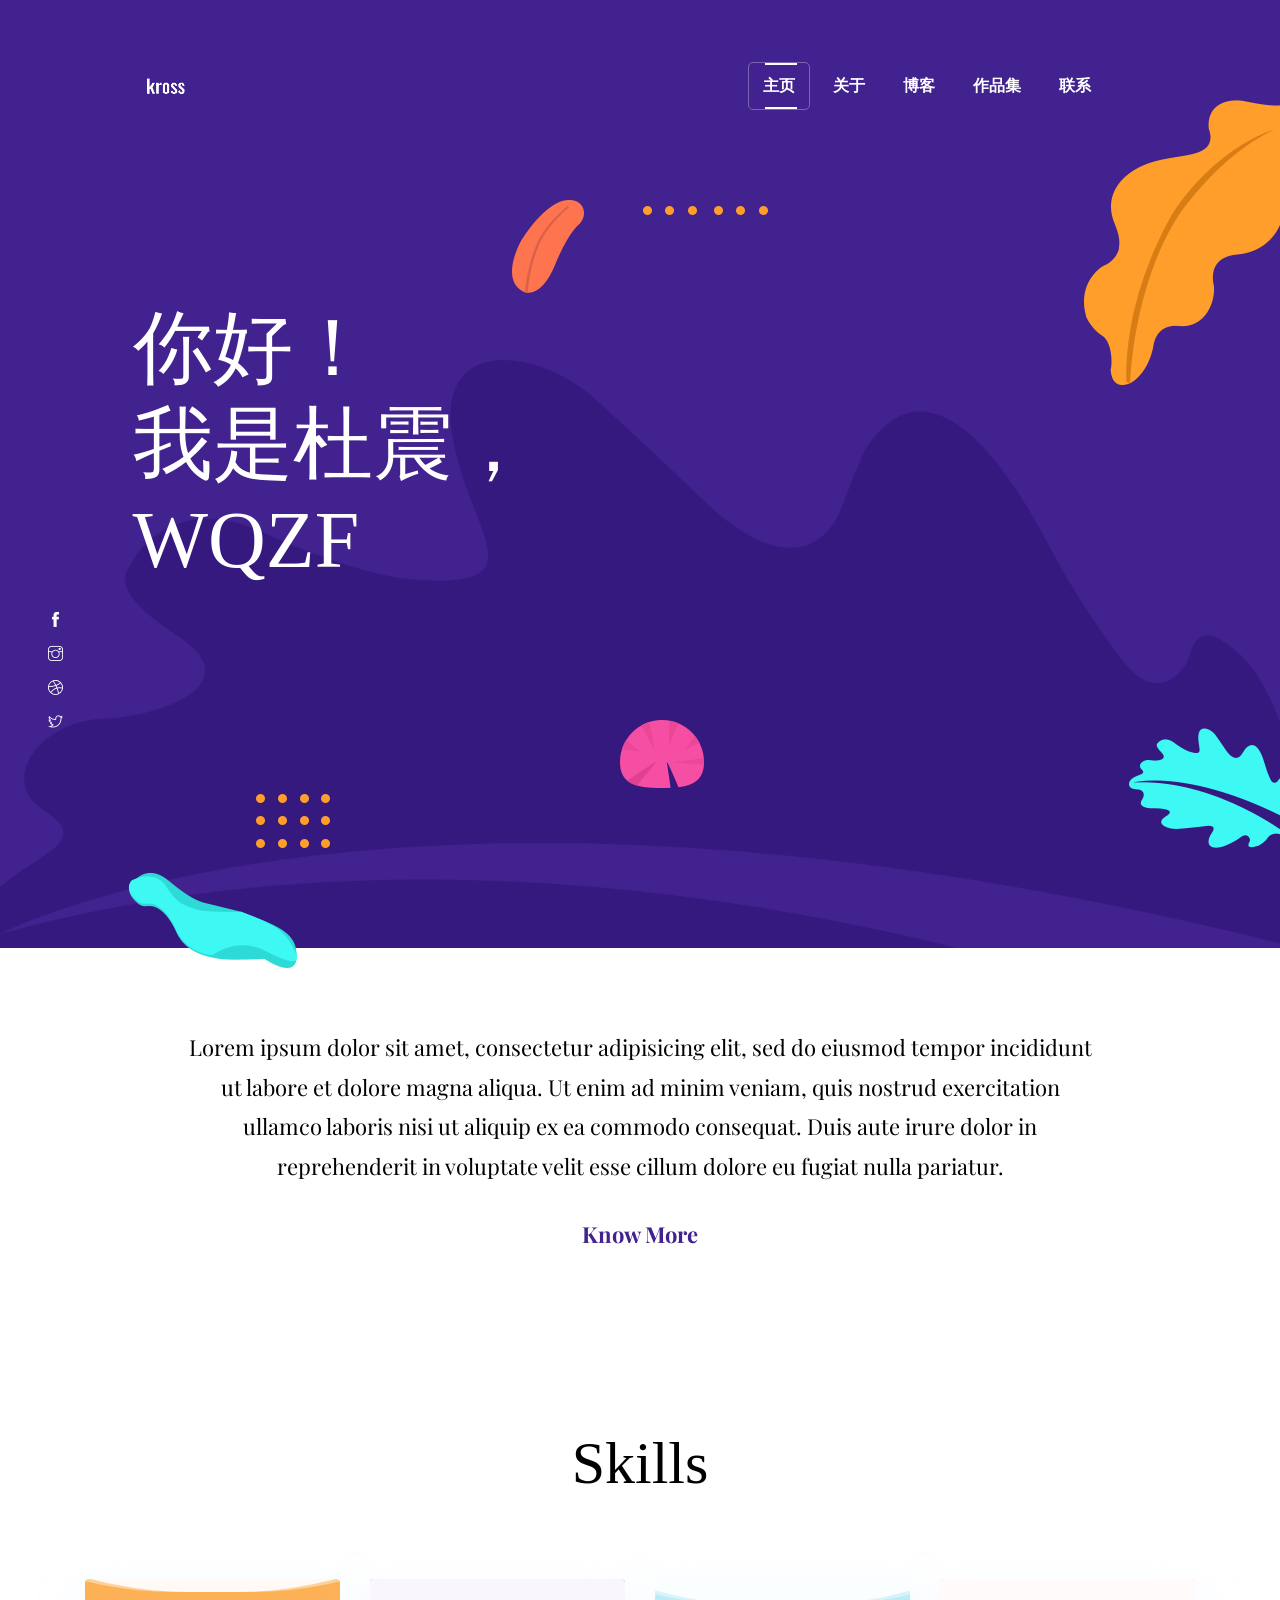
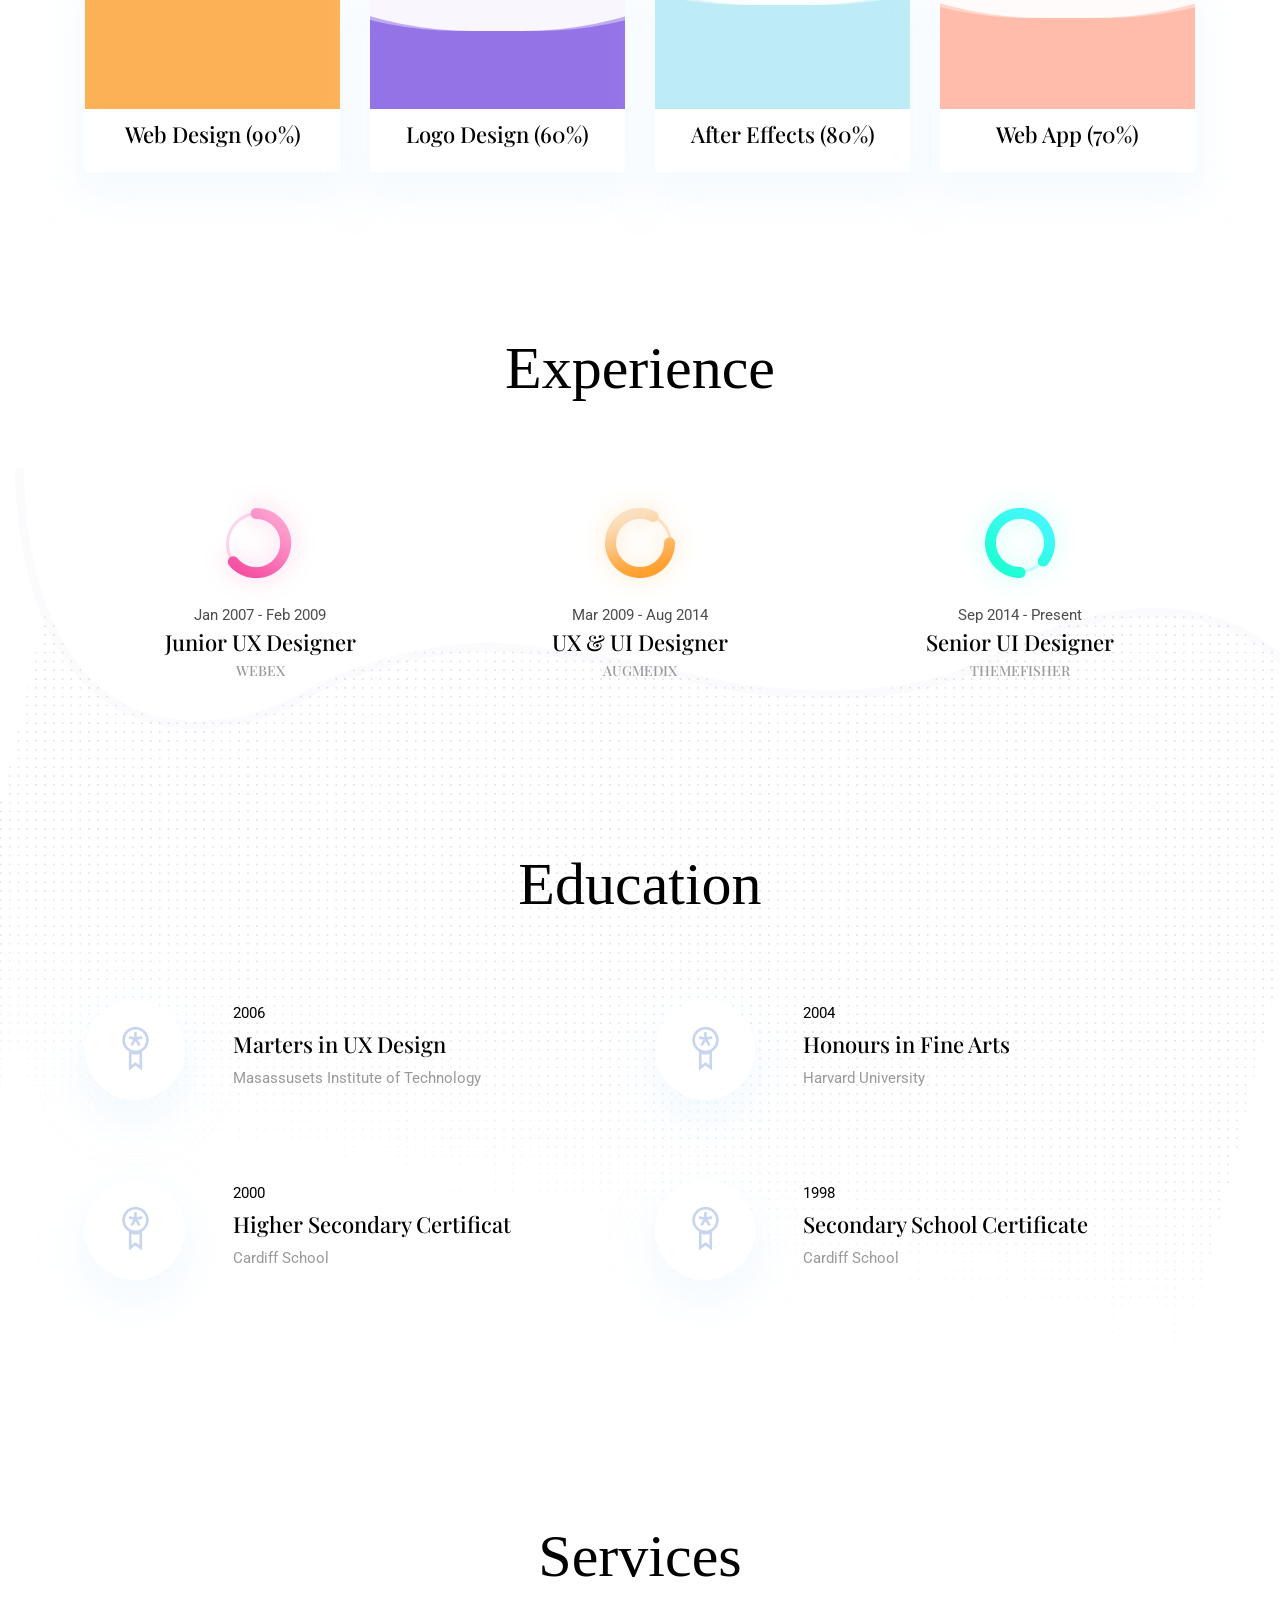
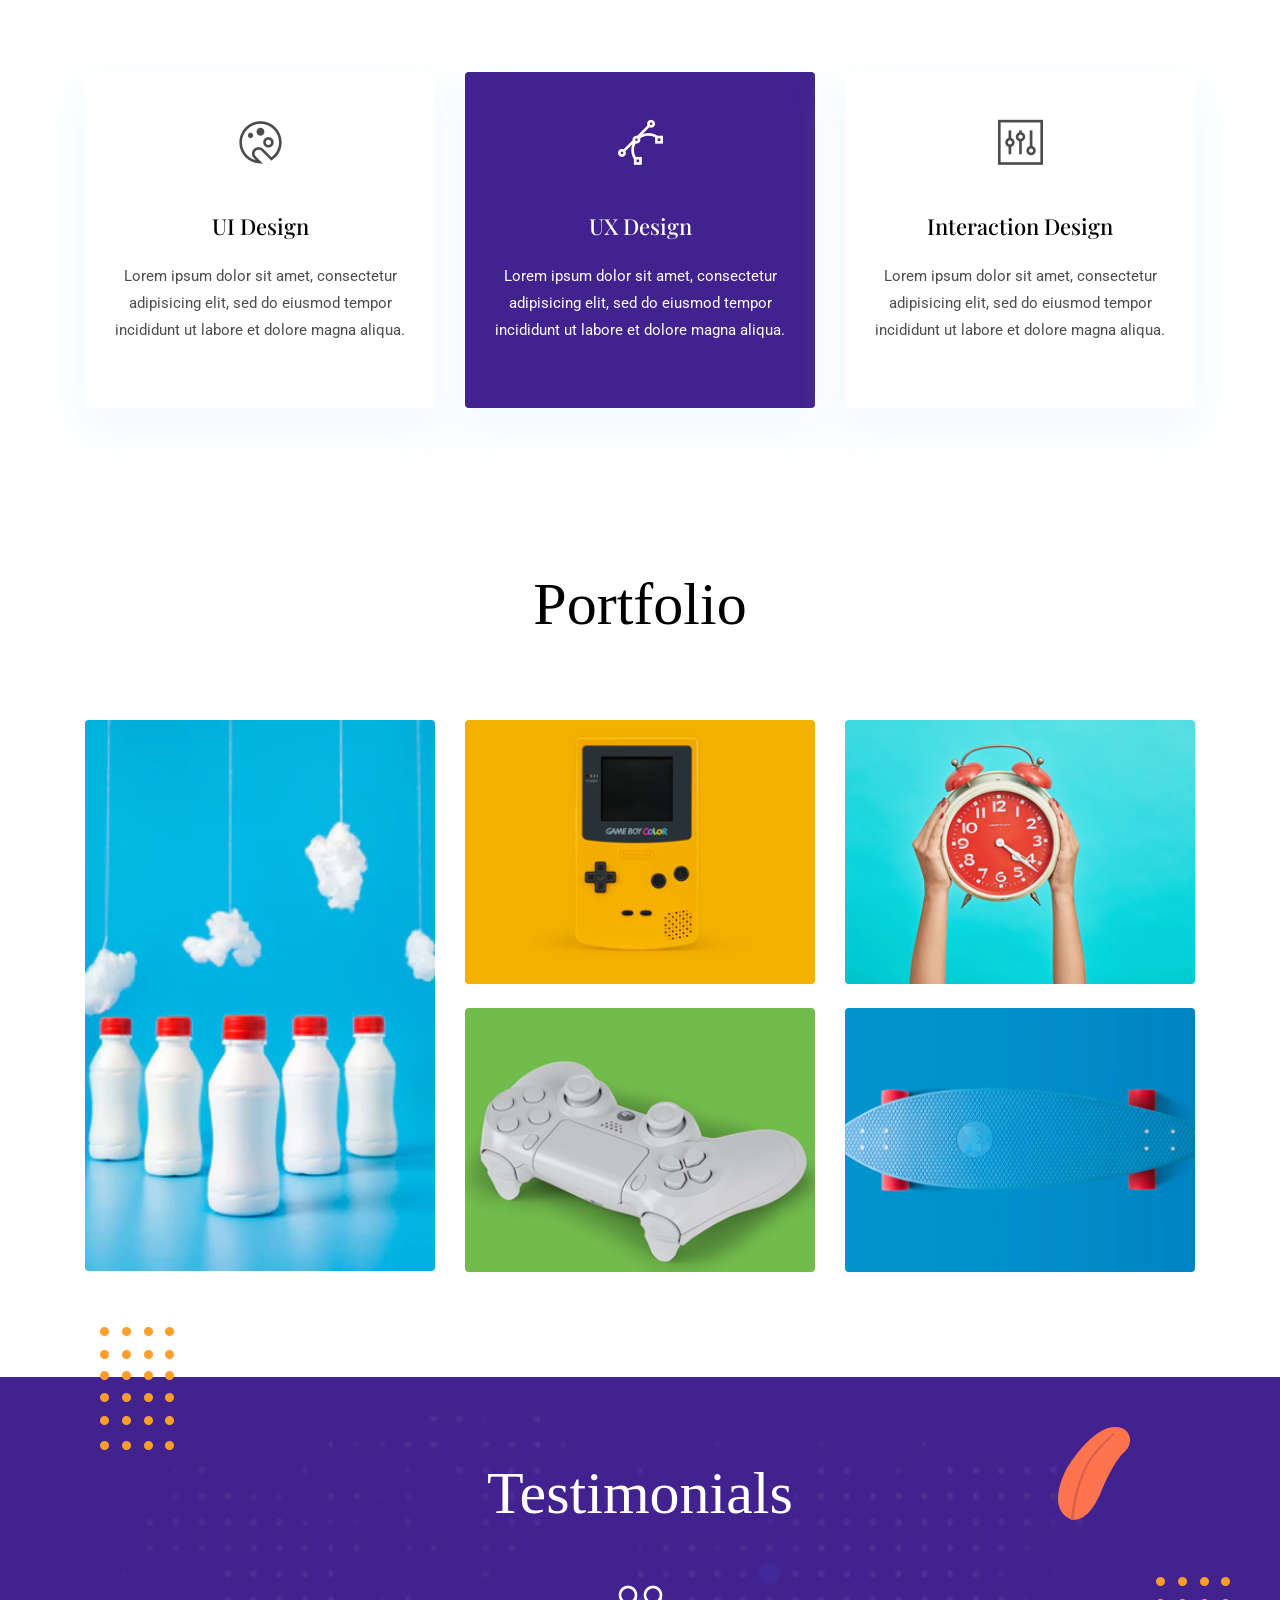
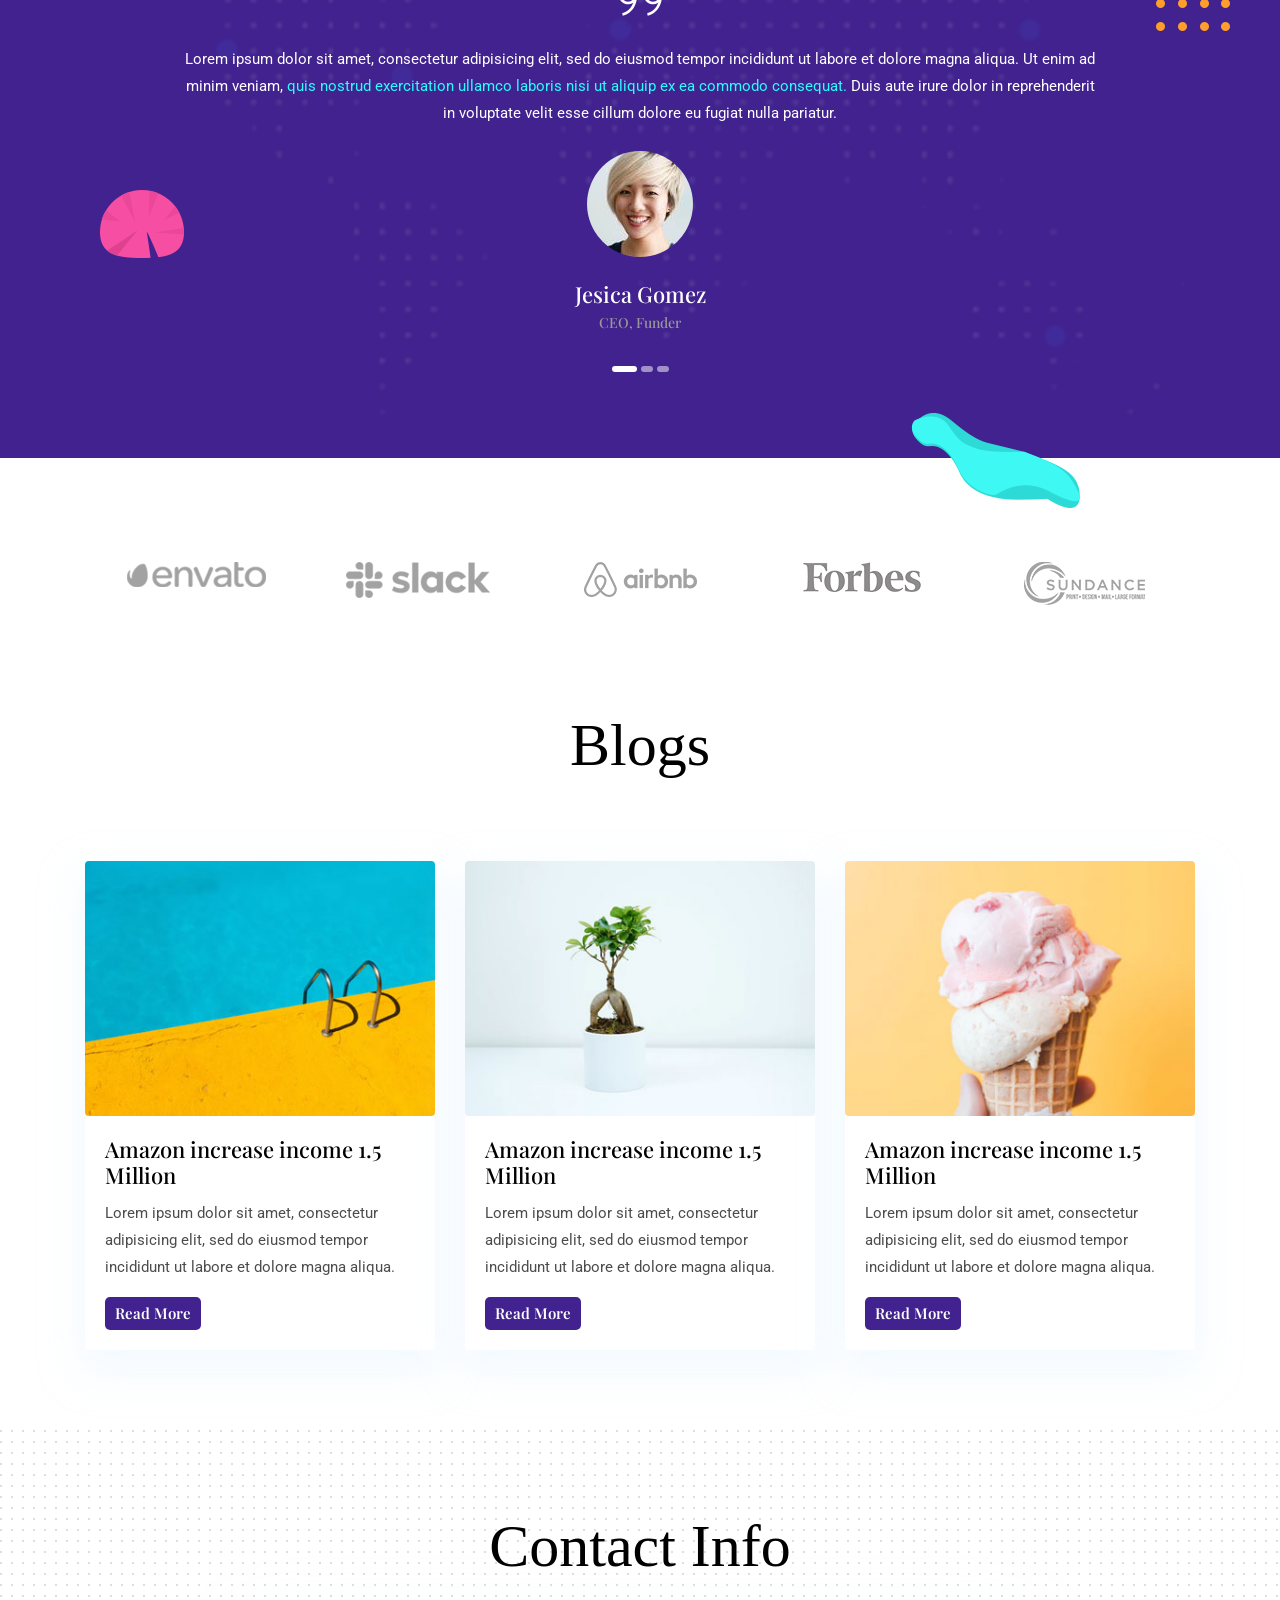
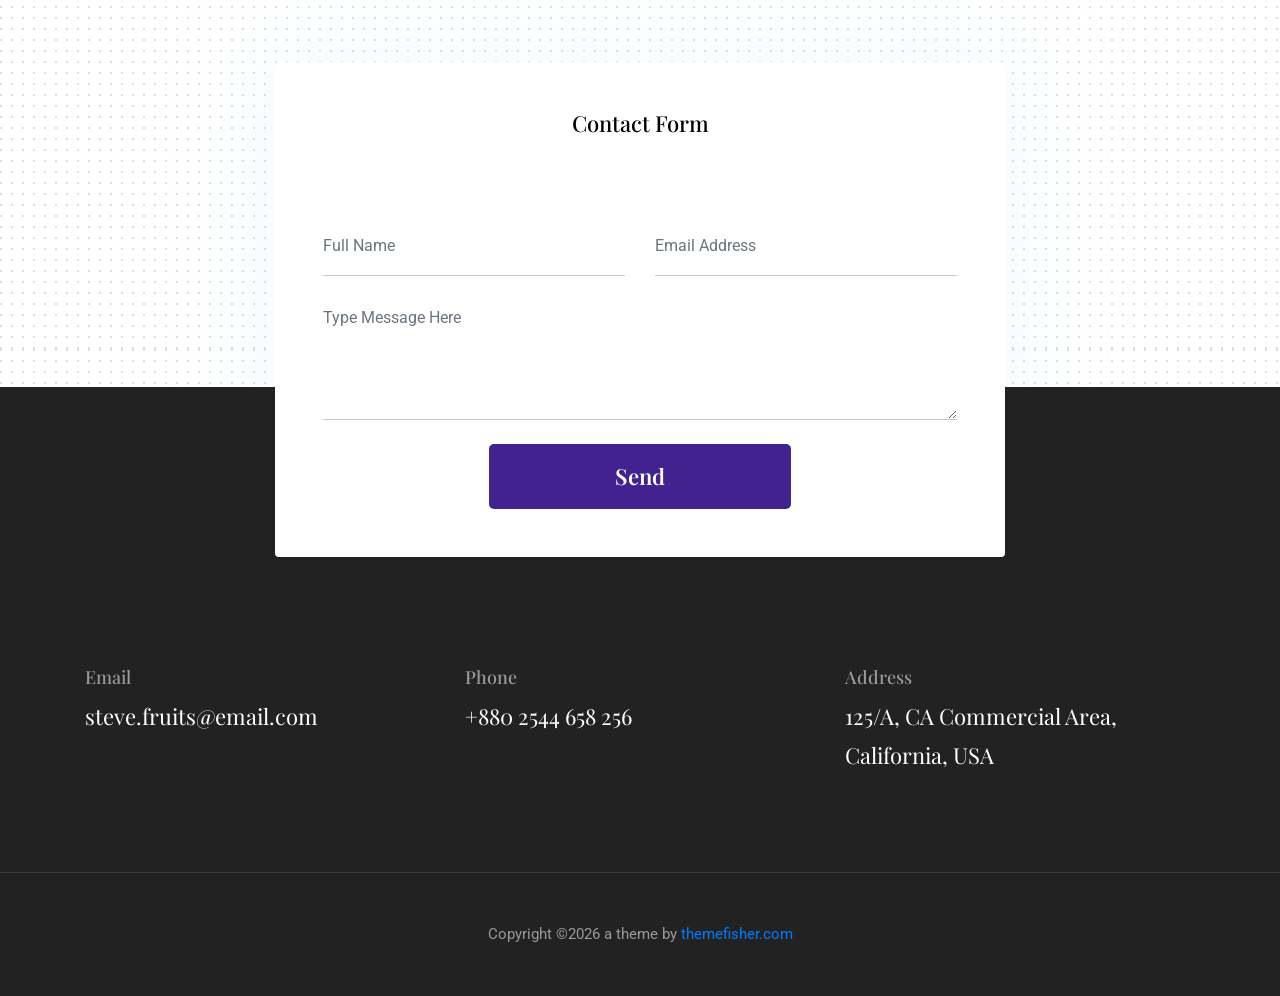
<file: index.html>
<!DOCTYPE html>
<html lang="zxx">

<head>
  <meta charset="utf-8">
  <title>Kross | Portfolio Template</title>

  <!-- mobile responsive meta -->
  <meta name="viewport" content="width=device-width, initial-scale=1">
  <meta name="viewport" content="width=device-width, initial-scale=1, maximum-scale=1">
  
  <!-- ** Plugins Needed for the Project ** -->
  <link rel="stylesheet" href="./css/style2.css">
  <!-- Bootstrap -->
  <link rel="stylesheet" href="plugins/bootstrap/bootstrap.min.css">
  <!-- slick slider -->
  <link rel="stylesheet" href="plugins/slick/slick.css">
  <!-- themefy-icon -->
  <link rel="stylesheet" href="plugins/themify-icons/themify-icons.css">

  <!-- Main Stylesheet -->
  <link href="css/style.css" rel="stylesheet">
  
  <!--Favicon-->
  <link rel="shortcut icon" href="images/favicon.ico" type="image/x-icon">
  <link rel="icon" href="images/favicon.ico" type="image/x-icon">


  <!-- <link rel="stylesheet" href="./css/style2.css"> -->
  <!-- <link rel="stylesheet" href="./css/bootstrap.min.css"> -->
  


</head>

<body>
  
  <!-- <header class="navigation fixed-top">
    <class class="navbar-area navbar-one navbar-transparent sticky">
      <class class="navbar navbar-expand-lg">
      
      <button class="navbar-toggler" type="button" data-toggle="collapse" data-target="#navbarOne" aria-controls="navbarOne" aria-expanded="false" aria-label="Toggle navigation">
      <span class="toggler-icon"></span>
      <span class="toggler-icon"></span>
      <span class="toggler-icon"></span>
      </button>
      <div class="collapse navbar-collapse sub-menu-bar" id="navbarOne">
      <ul class="navbar-nav m-auto">
      <li class="nav-item active">
      <a class="page-scroll" href="https://preview.uideck.com/items/agency/#home">Home</a>
      </li>
      <li class="nav-item">
      <a class="page-scroll" href="https://preview.uideck.com/items/agency/#about">About</a>
      </li>
      <li class="nav-item">
      <a class="page-scroll" href="https://preview.uideck.com/items/agency/#portfolio">Portfolio</a>
      </li>
      <li class="nav-item">
      <a class="page-scroll" href="https://preview.uideck.com/items/agency/#pricing">Pricing</a>
      </li>
      <li class="nav-item">
      <a class="page-scroll" href="https://preview.uideck.com/items/agency/#contact">Contact</a>
      </li>
      </ul>
      </div>
      
      </nav> 
      
      </class>
      </class>

  </header> -->
  

<header class="navigation fixed-top">
  <nav class="navbar navbar-expand-lg navbar-dark">
    <a class="navbar-brand font-tertiary h3" href="index.html"><img src="images/logo.png" alt="Myself"></a>
    <button class="navbar-toggler" type="button" data-toggle="collapse" data-target="#navigation"
      aria-controls="navigation" aria-expanded="false" aria-label="Toggle navigation">
      <span class="navbar-toggler-icon"></span>
    </button>

    <div class="collapse navbar-collapse text-center" id="navigation">
      <ul class="navbar-nav ml-auto">
        <li class="nav-item active">
          <a class="nav-link" href="index.html">主页</a>
        </li>
        <li class="nav-item">
          <a class="nav-link" href="about.html">关于</a>
        </li>
        <li class="nav-item">
          <a class="nav-link" href="blog.html">博客</a>
        </li>
        <li class="nav-item">
          <a class="nav-link" href="portfolio.html">作品集</a>
        </li>
        <li class="nav-item">
          <a class="nav-link" href="contact.html">联系</a>
        </li>
      </ul>
    </div>
  </nav>
</header>

<!-- hero area -->
<section class="hero-area bg-primary" id="parallax">
  <div class="container">
    <div class="row">
      <div class="col-lg-11 mx-auto">
        <h1 class="text-white font-tertiary">你好！ <br> 我是杜震， <br> WQZF</h1>
      </div>
    </div>
  </div>
  <div class="layer-bg w-100">
    <img class="img-fluid w-100" src="images/illustrations/leaf-bg.png" alt="bg-shape">
  </div>
  <div class="layer" id="l2">
    <img src="images/illustrations/dots-cyan.png" alt="bg-shape">
  </div>
  <div class="layer" id="l3">
    <img src="images/illustrations/leaf-orange.png" alt="bg-shape">
  </div>
  <div class="layer" id="l4">
    <img src="images/illustrations/dots-orange.png" alt="bg-shape">
  </div>
  <div class="layer" id="l5">
    <img src="images/illustrations/leaf-yellow.png" alt="bg-shape">
  </div>
  <div class="layer" id="l6">
    <img src="images/illustrations/leaf-cyan.png" alt="bg-shape">
  </div>
  <div class="layer" id="l7">
    <img src="images/illustrations/dots-group-orange.png" alt="bg-shape">
  </div>
  <div class="layer" id="l8">
    <img src="images/illustrations/leaf-pink-round.png" alt="bg-shape">
  </div>
  <div class="layer" id="l9">
    <img src="images/illustrations/leaf-cyan-2.png" alt="bg-shape">
  </div>
  <!-- social icon -->
  <ul class="list-unstyled ml-5 mt-3 position-relative zindex-1">
    <li class="mb-3"><a class="text-white" href="#"><i class="ti-facebook"></i></a></li>
    <li class="mb-3"><a class="text-white" href="#"><i class="ti-instagram"></i></a></li>
    <li class="mb-3"><a class="text-white" href="#"><i class="ti-dribbble"></i></a></li>
    <li class="mb-3"><a class="text-white" href="#"><i class="ti-twitter"></i></a></li>
  </ul>
  <!-- /social icon -->
</section>
<!-- /hero area -->

<!-- about -->
<section class="section">
  <div class="container">
    <div class="row">
      <div class="col-lg-10 mx-auto text-center">
        <p class="font-secondary paragraph-lg text-dark">Lorem ipsum dolor sit amet, consectetur adipisicing elit, sed
          do eiusmod tempor incididunt ut labore et dolore magna aliqua. Ut enim ad minim veniam, quis nostrud
          exercitation ullamco laboris nisi ut aliquip ex ea commodo consequat. Duis aute irure dolor in reprehenderit
          in voluptate velit esse cillum dolore eu fugiat nulla pariatur.</p>
        <a href="about.html" class="btn btn-transparent">know more</a>
      </div>
    </div>
  </div>
</section>
<!-- /about -->

<!-- skills -->
<section class="section">
  <div class="container">
    <div class="row">
      <div class="col-lg-12 text-center">
        <h2 class="section-title">Skills</h2>
      </div>
      <div class="col-lg-3 col-sm-6 mb-4 mb-lg-0">
        <div class="card shadow text-center">
          <div class="position-relative rounded-top progress-wrapper" data-color="#fdb157">
            <div class="wave" data-progress="90%"></div>
          </div>
          <div class="card-footer bg-white">
            <h4 class="card-title">Web Design (90%)</h4>
          </div>
        </div>
      </div>
      <div class="col-lg-3 col-sm-6 mb-4 mb-lg-0">
        <div class="card shadow text-center">
          <div class="position-relative rounded-top progress-wrapper" data-color="#9473e6">
            <div class="wave" data-progress="60%"></div>
          </div>
          <div class="card-footer bg-white">
            <h4 class="card-title">Logo Design (60%)</h4>
          </div>
        </div>
      </div>
      <div class="col-lg-3 col-sm-6 mb-4 mb-lg-0">
        <div class="card shadow text-center">
          <div class="position-relative rounded-top progress-wrapper" data-color="#bdecf6">
            <div class="wave" data-progress="80%"></div>
          </div>
          <div class="card-footer bg-white">
            <h4 class="card-title">After Effects (80%)</h4>
          </div>
        </div>
      </div>
      <div class="col-lg-3 col-sm-6 mb-4 mb-lg-0">
        <div class="card shadow text-center">
          <div class="position-relative rounded-top progress-wrapper" data-color="#ffbcaa">
            <div class="wave" data-progress="70%"></div>
          </div>
          <div class="card-footer bg-white">
            <h4 class="card-title">Web App (70%)</h4>
          </div>
        </div>
      </div>
    </div>
  </div>
</section>
<!-- /skills -->

<!-- experience -->
<section class="section">
  <div class="container">
    <div class="row justify-content-around">
      <div class="col-lg-12 text-center">
        <h2 class="section-title">Experience</h2>
      </div>
      <div class="col-lg-3 col-md-4 text-center">
        <img src="images/experience/icon-1.png" alt="icon">
        <p class="mb-0">Jan 2007 - Feb 2009</p>
        <h4>Junior UX Designer</h4>
        <h6 class="text-light">WEBEX</h6>
      </div>
      <div class="col-lg-3 col-md-4 text-center">
        <img src="images/experience/icon-2.png" alt="icon">
        <p class="mb-0">Mar 2009 - Aug 2014</p>
        <h4>UX & UI Designer</h4>
        <h6 class="text-light">AUGMEDIX</h6>
      </div>
      <div class="col-lg-3 col-md-4 text-center">
        <img src="images/experience/icon-3.png" alt="icon">
        <p class="mb-0">Sep 2014 - Present</p>
        <h4>Senior UI Designer</h4>
        <h6 class="text-light">THEMEFISHER</h6>
      </div>
    </div>
  </div>
</section>
<!-- ./experience -->

<!-- education -->
<section class="section position-relative">
  <div class="container">
    <div class="row">
      <div class="col-lg-12 text-center">
        <h2 class="section-title">Education</h2>
      </div>
      <div class="col-lg-6 col-md-6 mb-80">
        <div class="d-flex">
          <div class="mr-lg-5 mr-3">
            <i class="ti-medall icon icon-light icon-bg bg-white shadow rounded-circle d-block"></i>
          </div>
          <div>
            <p class="text-dark mb-1">2006</p>
            <h4>Marters in UX Design</h4>
            <p class="mb-0 text-light">Masassusets Institute of Technology</p>
          </div>
        </div>
      </div>
      <div class="col-lg-6 col-md-6 mb-80">
        <div class="d-flex">
          <div class="mr-lg-5 mr-3">
            <i class="ti-medall icon icon-light icon-bg bg-white shadow rounded-circle d-block"></i>
          </div>
          <div>
            <p class="text-dark mb-1">2004</p>
            <h4>Honours in Fine Arts</h4>
            <p class="mb-0 text-light">Harvard University</p>
          </div>
        </div>
      </div>
      <div class="col-lg-6 col-md-6 mb-80">
        <div class="d-flex">
          <div class="mr-lg-5 mr-3">
            <i class="ti-medall icon icon-light icon-bg bg-white shadow rounded-circle d-block"></i>
          </div>
          <div>
            <p class="text-dark mb-1">2000</p>
            <h4>Higher Secondary Certificat</h4>
            <p class="mb-0 text-light">Cardiff School</p>
          </div>
        </div>
      </div>
      <div class="col-lg-6 col-md-6 mb-80">
        <div class="d-flex">
          <div class="mr-lg-5 mr-3">
            <i class="ti-medall icon icon-light icon-bg bg-white shadow rounded-circle d-block"></i>
          </div>
          <div>
            <p class="text-dark mb-1">1998</p>
            <h4>Secondary School Certificate</h4>
            <p class="mb-0 text-light">Cardiff School</p>
          </div>
        </div>
      </div>
    </div>
  </div>
  <!-- bg image -->
  <img class="img-fluid edu-bg-image w-100" src="images/backgrounds/education-bg.png" alt="bg-image">
</section>
<!-- /education -->

<!-- services -->
<section class="section">
  <div class="container">
    <div class="row">
      <div class="col-12 text-center">
        <h2 class="section-title">Services</h2>
      </div>
      <div class="col-md-4 mb-4 mb-md-0">
        <div class="card hover-shadow shadow">
          <div class="card-body text-center px-4 py-5">
            <i class="ti-palette icon mb-5 d-inline-block"></i>
            <h4 class="mb-4">UI Design</h4>
            <p>Lorem ipsum dolor sit amet, consectetur adipisicing elit, sed do eiusmod tempor incididunt ut labore et
              dolore magna aliqua.</p>
          </div>
        </div>
      </div>
      <div class="col-md-4 mb-4 mb-md-0">
        <div class="card active-bg-primary hover-shadow shadow">
          <div class="card-body text-center px-4 py-5">
            <i class="ti-vector icon mb-5 d-inline-block"></i>
            <h4 class="mb-4">UX Design</h4>
            <p>Lorem ipsum dolor sit amet, consectetur adipisicing elit, sed do eiusmod tempor incididunt ut labore et
              dolore magna aliqua.</p>
          </div>
        </div>
      </div>
      <div class="col-md-4 mb-4 mb-md-0">
        <div class="card hover-shadow shadow">
          <div class="card-body text-center px-4 py-5">
            <i class="ti-panel icon mb-5 d-inline-block"></i>
            <h4 class="mb-4">Interaction Design</h4>
            <p>Lorem ipsum dolor sit amet, consectetur adipisicing elit, sed do eiusmod tempor incididunt ut labore et
              dolore magna aliqua.</p>
          </div>
        </div>
      </div>
    </div>
  </div>
</section>
<!-- /services -->

<!-- portfolio -->
<section class="section">
  <div class="container">
    <div class="row">
      <div class="col-12 text-center">
        <h2 class="section-title">Portfolio</h2>
      </div>
    </div>
    <div class="row shuffle-wrapper">
      <div class="col-lg-4 col-6 mb-4 shuffle-item">
        <div class="position-relative rounded hover-wrapper">
          <img src="images/portfolio/item-1.png" alt="portfolio-image" class="img-fluid rounded w-100">
          <div class="hover-overlay">
            <div class="hover-content">
              <a class="btn btn-light btn-sm" href="project-single.html">view project</a>
            </div>
          </div>
        </div>
      </div>
      <div class="col-lg-4 col-6 mb-4 shuffle-item">
        <div class="position-relative rounded hover-wrapper">
          <img src="images/portfolio/item-2.png" alt="portfolio-image" class="img-fluid rounded w-100">
          <div class="hover-overlay">
            <div class="hover-content">
              <a class="btn btn-light btn-sm" href="project-single.html">view project</a>
            </div>
          </div>
        </div>
      </div>
      <div class="col-lg-4 col-6 mb-4 shuffle-item">
        <div class="position-relative rounded hover-wrapper">
          <img src="images/portfolio/item-3.png" alt="portfolio-image" class="img-fluid rounded w-100">
          <div class="hover-overlay">
            <div class="hover-content">
              <a class="btn btn-light btn-sm" href="project-single.html">view project</a>
            </div>
          </div>
        </div>
      </div>
      <div class="col-lg-4 col-6 mb-4 shuffle-item">
        <div class="position-relative rounded hover-wrapper">
          <img src="images/portfolio/item-4.png" alt="portfolio-image" class="img-fluid rounded w-100">
          <div class="hover-overlay">
            <div class="hover-content">
              <a class="btn btn-light btn-sm" href="project-single.html">view project</a>
            </div>
          </div>
        </div>
      </div>
      <div class="col-lg-4 col-6 mb-4 shuffle-item">
        <div class="position-relative rounded hover-wrapper">
          <img src="images/portfolio/item-5.png" alt="portfolio-image" class="img-fluid rounded w-100">
          <div class="hover-overlay">
            <div class="hover-content">
              <a class="btn btn-light btn-sm" href="project-single.html">view project</a>
            </div>
          </div>
        </div>
      </div>
    </div>
  </div>
</section>
<!-- /portfolio -->

<!-- testimonial -->
<section class="section bg-primary position-relative testimonial-bg-shapes">
  <div class="container">
    <div class="row">
      <div class="col-12 text-center">
        <h2 class="section-title text-white mb-5">Testimonials</h2>
      </div>
      <div class="col-lg-10 mx-auto testimonial-slider">
        <!-- slider-item -->
        <div class="text-center testimonial-content">
          <i class="ti-quote-right text-white icon mb-4 d-inline-block"></i>
          <p class="text-white mb-4">Lorem ipsum dolor sit amet, consectetur adipisicing elit, sed do eiusmod tempor
            incididunt ut labore et dolore magna aliqua. Ut enim ad minim veniam, <strong>quis nostrud exercitation
              ullamco laboris nisi ut aliquip ex ea commodo consequat.</strong> Duis aute irure dolor in reprehenderit
            in voluptate velit esse cillum dolore eu fugiat nulla pariatur.</p>
          <img class="img-fluid rounded-circle mb-4 d-inline-block" src="images/testimonial/client-1.png"
            alt="client-image">
          <h4 class="text-white">Jesica Gomez</h4>
          <h6 class="text-light mb-4">CEO, Funder</h6>
        </div>
        <!-- slider-item -->
        <div class="text-center testimonial-content">
          <i class="ti-quote-right text-white icon mb-4 d-inline-block"></i>
          <p class="text-white mb-4">Lorem ipsum dolor sit amet, consectetur adipisicing elit, sed do eiusmod tempor
            incididunt ut labore et dolore magna aliqua. Ut enim ad minim veniam, <strong>quis nostrud exercitation
              ullamco
              laboris nisi ut aliquip ex ea commodo consequat.</strong> Duis aute irure dolor in reprehenderit in
            voluptate velit
            esse cillum dolore eu fugiat nulla pariatur.</p>
          <img class="img-fluid rounded-circle mb-4 d-inline-block" src="images/testimonial/client-1.png"
            alt="client-image">
          <h4 class="text-white">Jesica Gomez</h4>
          <h6 class="text-light mb-4">CEO, Funder</h6>
        </div>
        <!-- slider-item -->
        <div class="text-center testimonial-content">
          <i class="ti-quote-right text-white icon mb-4 d-inline-block"></i>
          <p class="text-white mb-4">Lorem ipsum dolor sit amet, consectetur adipisicing elit, sed do eiusmod tempor
            incididunt ut labore et dolore magna aliqua. Ut enim ad minim veniam, <strong>quis nostrud exercitation
              ullamco
              laboris nisi ut aliquip ex ea commodo consequat.</strong> Duis aute irure dolor in reprehenderit in
            voluptate velit
            esse cillum dolore eu fugiat nulla pariatur.</p>
          <img class="img-fluid rounded-circle mb-4 d-inline-block" src="images/testimonial/client-1.png"
            alt="client-image">
          <h4 class="text-white">Jesica Gomez</h4>
          <h6 class="text-light mb-4">CEO, Funder</h6>
        </div>
      </div>
    </div>
  </div>
  <!-- bg shapes -->
  <img src="images/backgrounds/map.png" alt="map" class="img-fluid bg-map">
  <img src="images/illustrations/dots-group-v.png" alt="bg-shape" class="img-fluid bg-shape-1">
  <img src="images/illustrations/leaf-orange.png" alt="bg-shape" class="img-fluid bg-shape-2">
  <img src="images/illustrations/dots-group-sm.png" alt="bg-shape" class="img-fluid bg-shape-3">
  <img src="images/illustrations/leaf-pink-round.png" alt="bg-shape" class="img-fluid bg-shape-4">
  <img src="images/illustrations/leaf-cyan.png" alt="bg-shape" class="img-fluid bg-shape-5">
</section>
<!-- /testimonial -->

<!-- client logo slider -->
<section class="section pb-0">
  <div class="container">
    <div class="client-logo-slider d-flex align-items-center">
      <a href="#" class="text-center d-block outline-0 p-4"><img class="d-unset img-fluid"
          src="images/clients-logo/client-logo-1.png" alt="client-logo"></a>
      <a href="#" class="text-center d-block outline-0 p-4"><img class="d-unset img-fluid"
          src="images/clients-logo/client-logo-2.png" alt="client-logo"></a>
      <a href="#" class="text-center d-block outline-0 p-4"><img class="d-unset img-fluid"
          src="images/clients-logo/client-logo-3.png" alt="client-logo"></a>
      <a href="#" class="text-center d-block outline-0 p-4"><img class="d-unset img-fluid"
          src="images/clients-logo/client-logo-4.png" alt="client-logo"></a>
      <a href="#" class="text-center d-block outline-0 p-4"><img class="d-unset img-fluid"
          src="images/clients-logo/client-logo-5.png" alt="client-logo"></a>
      <a href="#" class="text-center d-block outline-0 p-4"><img class="d-unset img-fluid"
          src="images/clients-logo/client-logo-1.png" alt="client-logo"></a>
      <a href="#" class="text-center d-block outline-0 p-4"><img class="d-unset img-fluid"
          src="images/clients-logo/client-logo-2.png" alt="client-logo"></a>
      <a href="#" class="text-center d-block outline-0 p-4"><img class="d-unset img-fluid"
          src="images/clients-logo/client-logo-3.png" alt="client-logo"></a>
      <a href="#" class="text-center d-block outline-0 p-4"><img class="d-unset img-fluid"
          src="images/clients-logo/client-logo-4.png" alt="client-logo"></a>
      <a href="#" class="text-center d-block outline-0 p-4"><img class="d-unset img-fluid"
          src="images/clients-logo/client-logo-5.png" alt="client-logo"></a>
    </div>
  </div>
</section>
<!-- /client logo slider -->

<!-- blog -->
<section class="section">
  <div class="container">
    <div class="row">
      <div class="col-12 text-center">
        <h2 class="section-title">Blogs</h2>
      </div>
      <div class="col-lg-4 col-sm-6 mb-4 mb-lg-0">
        <article class="card shadow">
          <img class="rounded card-img-top" src="images/blog/post-3.jpg" alt="post-thumb">
          <div class="card-body">
            <h4 class="card-title"><a class="text-dark" href="blog-single.html">Amazon increase income 1.5 Million</a>
            </h4>
            <p class="cars-text">Lorem ipsum dolor sit amet, consectetur adipisicing elit, sed do eiusmod tempor
              incididunt ut labore et
              dolore magna aliqua.</p>
            <a href="blog-single.html" class="btn btn-xs btn-primary">Read More</a>
          </div>
        </article>
      </div>
      <div class="col-lg-4 col-sm-6 mb-4 mb-lg-0">
        <article class="card shadow">
          <img class="rounded card-img-top" src="images/blog/post-4.jpg" alt="post-thumb">
          <div class="card-body">
            <h4 class="card-title"><a class="text-dark" href="blog-single.html">Amazon increase income 1.5 Million</a>
            </h4>
            <p class="cars-text">Lorem ipsum dolor sit amet, consectetur adipisicing elit, sed do eiusmod tempor
              incididunt ut labore et
              dolore magna aliqua.</p>
            <a href="blog-single.html" class="btn btn-xs btn-primary">Read More</a>
          </div>
        </article>
      </div>
      <div class="col-lg-4 col-sm-6 mb-4 mb-lg-0">
        <article class="card shadow">
          <img class="rounded card-img-top" src="images/blog/post-2.jpg" alt="post-thumb">
          <div class="card-body">
            <h4 class="card-title"><a class="text-dark" href="blog-single.html">Amazon increase income 1.5 Million</a>
            </h4>
            <p class="cars-text">Lorem ipsum dolor sit amet, consectetur adipisicing elit, sed do eiusmod tempor
              incididunt ut labore et
              dolore magna aliqua.</p>
            <a href="blog-single.html" class="btn btn-xs btn-primary">Read More</a>
          </div>
        </article>
      </div>
    </div>
  </div>
</section>
<!-- /blog -->

<!-- contact -->
<section class="section section-on-footer" data-background="images/backgrounds/bg-dots.png">
  <div class="container">
    <div class="row">
      <div class="col-12 text-center">
        <h2 class="section-title">Contact Info</h2>
      </div>
      <div class="col-lg-8 mx-auto">
        <div class="bg-white rounded text-center p-5 shadow-down">
          <h4 class="mb-80">Contact Form</h4>
          <form action="#" class="row">
            <div class="col-md-6">
              <input type="text" id="name" name="name" placeholder="Full Name" class="form-control px-0 mb-4">
            </div>
            <div class="col-md-6">
              <input type="email" id="email" name="email" placeholder="Email Address" class="form-control px-0 mb-4">
            </div>
            <div class="col-12">
              <textarea name="message" id="message" class="form-control px-0 mb-4"
                placeholder="Type Message Here"></textarea>
            </div>
            <div class="col-lg-6 col-10 mx-auto">
              <button class="btn btn-primary w-100">send</button>
            </div>
          </form>
        </div>
      </div>
    </div>
  </div>
</section>
<!-- /contact -->

<!-- footer -->
<footer class="bg-dark footer-section">
  <div class="section">
    <div class="container">
      <div class="row">
        <div class="col-md-4">
          <h5 class="text-light">Email</h5>
          <p class="text-white paragraph-lg font-secondary">steve.fruits@email.com</p>
        </div>
        <div class="col-md-4">
          <h5 class="text-light">Phone</h5>
          <p class="text-white paragraph-lg font-secondary">+880 2544 658 256</p>
        </div>
        <div class="col-md-4">
          <h5 class="text-light">Address</h5>
          <p class="text-white paragraph-lg font-secondary">125/A, CA Commercial Area, California, USA</p>
        </div>
      </div>
    </div>
  </div>
  <div class="border-top text-center border-dark py-5">
    <p class="mb-0 text-light">Copyright ©<script>
        var CurrentYear = new Date().getFullYear()
        document.write(CurrentYear)
      </script> a theme by <a href="https://themefisher.com">themefisher.com</a></p>
  </div>
</footer>
<!-- /footer -->

<!-- jQuery -->
<script src="plugins/jQuery/jquery.min.js"></script>
<!-- Bootstrap JS -->
<script src="plugins/bootstrap/bootstrap.min.js"></script>
<!-- slick slider -->
<script src="plugins/slick/slick.min.js"></script>
<!-- filter -->
<script src="plugins/shuffle/shuffle.min.js"></script>

<!-- Main Script -->
<script src="js/script.js"></script>

</body>
</html>
</file>
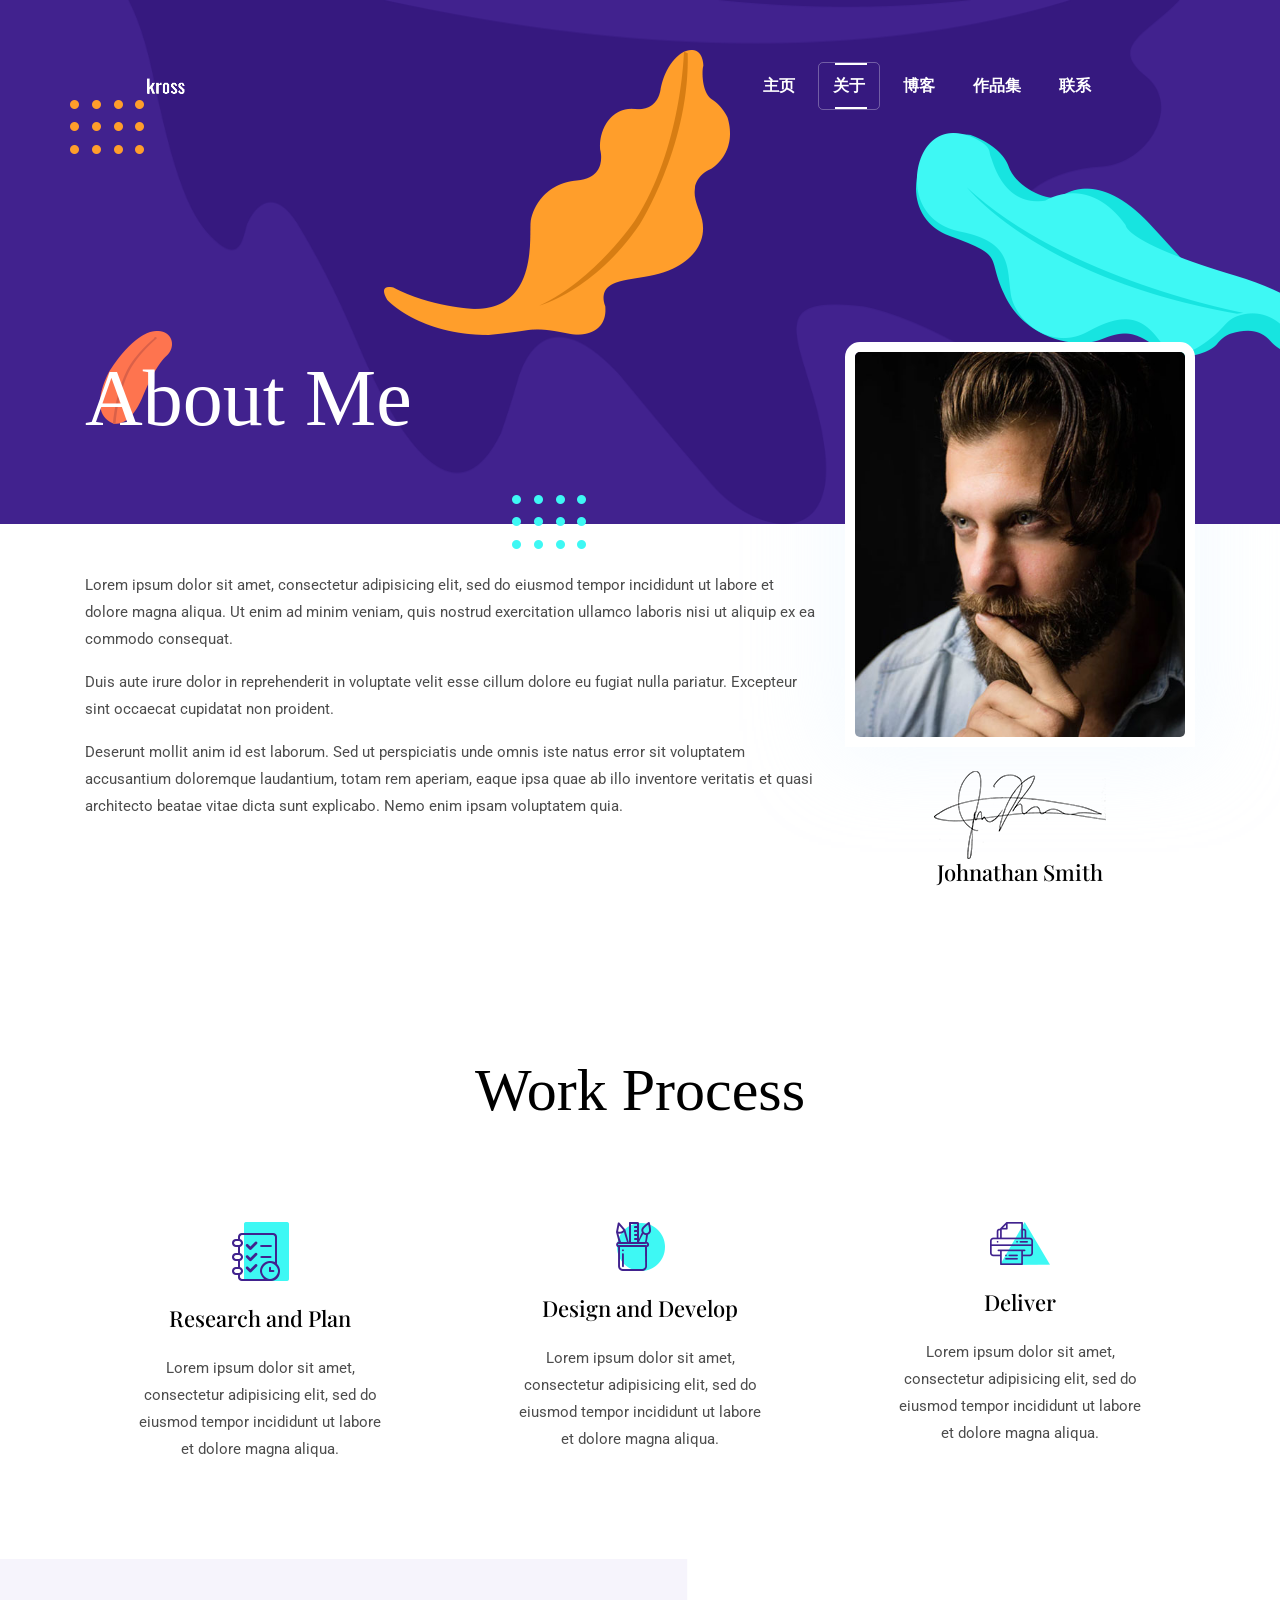
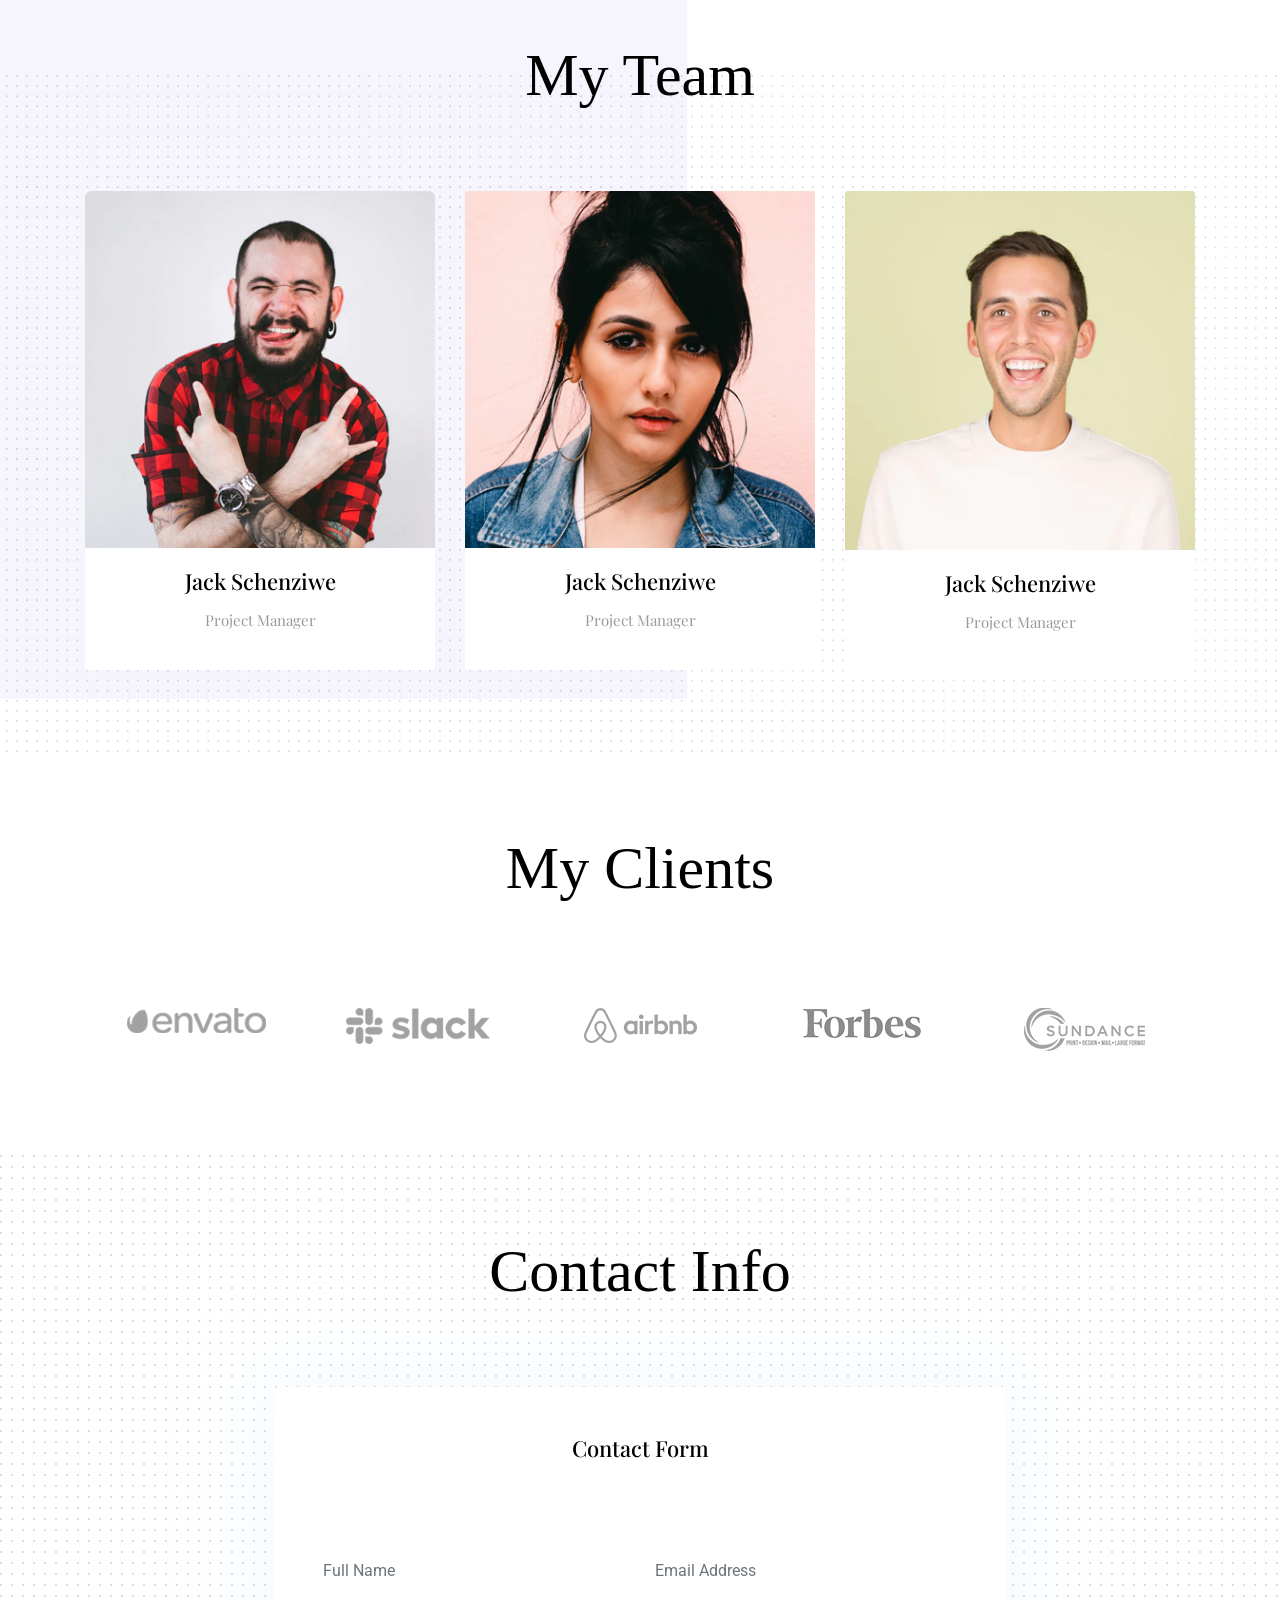
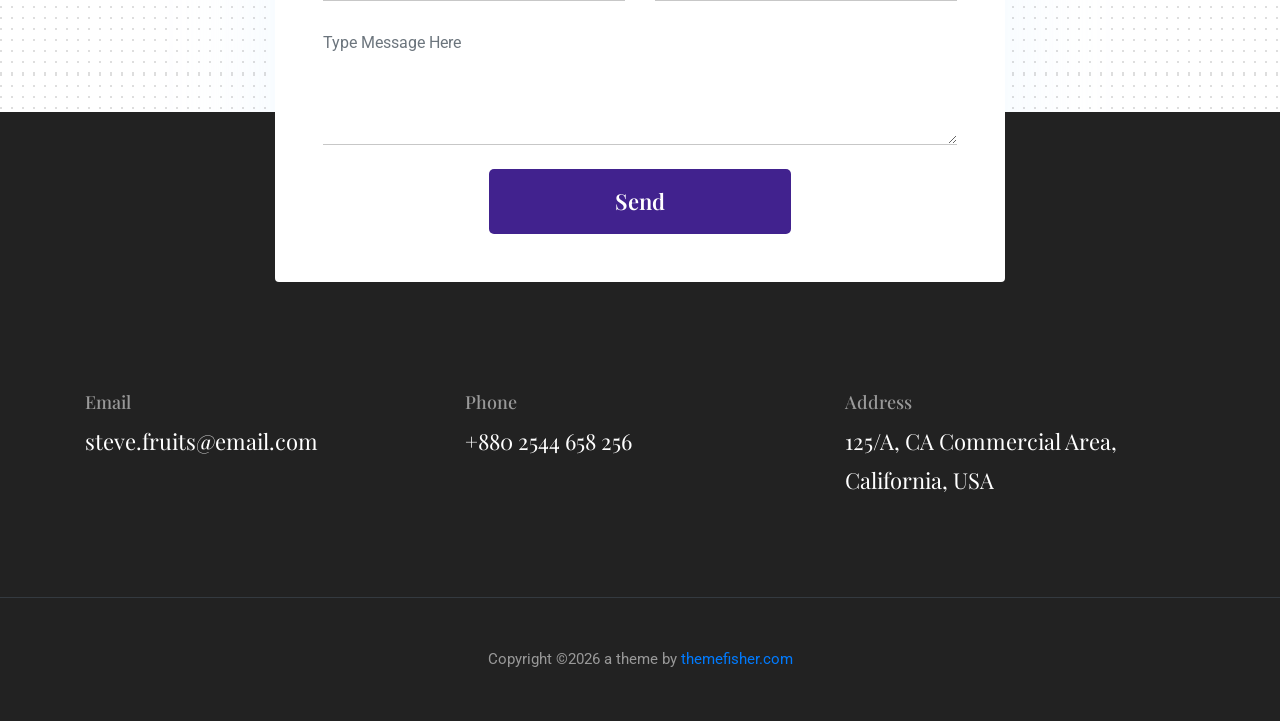
<file: about.html>
<!DOCTYPE html>
<html lang="zxx">

<head>
  <meta charset="utf-8">
  <title>Kross | Portfolio Template</title>

  <!-- mobile responsive meta -->
  <meta name="viewport" content="width=device-width, initial-scale=1">
  <meta name="viewport" content="width=device-width, initial-scale=1, maximum-scale=1">
  
  <!-- ** Plugins Needed for the Project ** -->
  <link rel="stylesheet" href="./css/style2.css">
  <!-- Bootstrap -->
  <link rel="stylesheet" href="plugins/bootstrap/bootstrap.min.css">
  <!-- slick slider -->
  <link rel="stylesheet" href="plugins/slick/slick.css">
  <!-- themefy-icon -->
  <link rel="stylesheet" href="plugins/themify-icons/themify-icons.css">

  <!-- Main Stylesheet -->
  <link href="css/style.css" rel="stylesheet">
  
  <!--Favicon-->
  <link rel="shortcut icon" href="images/favicon.ico" type="image/x-icon">
  <link rel="icon" href="images/favicon.ico" type="image/x-icon">

</head>

<body>
  

<header class="navigation fixed-top">
  <nav class="navbar navbar-expand-lg navbar-dark">
    <a class="navbar-brand font-tertiary h3" href="index.html"><img src="images/logo.png" alt="Myself"></a>
    <button class="navbar-toggler" type="button" data-toggle="collapse" data-target="#navigation"
      aria-controls="navigation" aria-expanded="false" aria-label="Toggle navigation">
      <span class="navbar-toggler-icon"></span>
    </button>

    <div class="collapse navbar-collapse text-center" id="navigation">
      <ul class="navbar-nav ml-auto">
        <li class="nav-item">
          <a class="nav-link" href="index.html">主页</a>
        </li>
        <li class="nav-item active">
          <a class="nav-link" href="about.html">关于</a>
        </li>
        <li class="nav-item">
          <a class="nav-link" href="blog.html">博客</a>
        </li>
        <li class="nav-item">
          <a class="nav-link" href="portfolio.html">作品集</a>
        </li>
        <li class="nav-item">
          <a class="nav-link" href="contact.html">联系</a>
        </li>
      </ul>
    </div>
  </nav>
</header>

<!-- page title -->
<section class="page-title-alt bg-primary position-relative">
  <div class="container">
    <div class="row">
      <div class="col-12">
        <h1 class="text-white font-tertiary">About Me</h1>
      </div>
    </div>
  </div>
  <!-- background shapes -->
  <img src="images/illustrations/leaf-bg-top.png" alt="illustrations" class="bg-shape-1 w-100">
  <img src="images/illustrations/dots-group-sm.png" alt="illustrations" class="bg-shape-2">
  <img src="images/illustrations/leaf-yellow.png" alt="illustrations" class="bg-shape-3">
  <img src="images/illustrations/leaf-orange.png" alt="illustrations" class="bg-shape-4">
  <img src="images/illustrations/dots-group-cyan.png" alt="illustrations" class="bg-shape-5">
  <img src="images/illustrations/leaf-cyan-lg.png" alt="illustrations" class="bg-shape-6">
</section>
<!-- /page title -->

<!-- about -->
<section class="section pt-5">
  <div class="container">
    <div class="row">
      <div class="col-md-8">
        <p>Lorem ipsum dolor sit amet, consectetur adipisicing elit, sed do eiusmod tempor incididunt ut labore et
          dolore magna aliqua. Ut enim ad minim veniam, quis nostrud exercitation ullamco laboris nisi ut aliquip ex ea
          commodo consequat.</p>
        <p>Duis aute irure dolor in reprehenderit in voluptate velit esse cillum dolore eu fugiat nulla pariatur.
          Excepteur sint occaecat cupidatat non proident.</p>
        <p>Deserunt mollit anim id est laborum. Sed ut perspiciatis unde omnis iste natus error sit voluptatem
          accusantium doloremque laudantium, totam rem aperiam, eaque ipsa quae ab illo inventore veritatis et quasi
          architecto beatae vitae dicta sunt explicabo. Nemo enim ipsam voluptatem quia.</p>
      </div>
      <div class="col-md-4 text-center drag-lg-top">
        <div class="shadow-down mb-4">
          <img src="images/about/author.jpg" alt="author" class="img-fluid w-100 rounded-lg border-thick border-white">
        </div>
        <img src="images/about/signature.png" alt="signature" class="img-fluid">
        <h4>Johnathan Smith</h4>
      </div>
    </div>
  </div>
</section>
<!-- /about -->

<!-- Work Process -->
<section class="section">
  <div class="container">
    <div class="row justify-content-around">
      <div class="col-lg-12 text-center">
        <h2 class="section-title">Work Process</h2>
      </div>
      <div class="col-lg-3 col-md-4 text-center hover-shadow pt-3">
        <div class="">
          <img src="images/icons/plan.png" class="mb-4" alt="icon">
          <h4 class="mb-4">Research and Plan</h4>
          <p>Lorem ipsum dolor sit amet, consectetur adipisicing elit, sed do eiusmod tempor incididunt ut labore et
            dolore magna aliqua.</p>
        </div>
      </div>
      <div class="col-lg-3 col-md-4 text-center hover-shadow pt-3">
        <img src="images/icons/design.png" class="mb-4" alt="icon">
        <h4 class="mb-4">Design and Develop</h4>
        <p>Lorem ipsum dolor sit amet, consectetur adipisicing elit, sed do eiusmod tempor incididunt ut labore et
          dolore magna aliqua.</p>
      </div>
      <div class="col-lg-3 col-md-4 text-center hover-shadow pt-3">
        <img src="images/icons/print.png" class="mb-4" alt="icon">
        <h4 class="mb-4">Deliver</h4>
        <p>Lorem ipsum dolor sit amet, consectetur adipisicing elit, sed do eiusmod tempor incididunt ut labore et
          dolore magna aliqua.</p>
      </div>
    </div>
  </div>
</section>
<!-- ./Work Process -->

<!-- team -->
<section class="section bg-cover" data-background="images/backgrounds/team-bg.png">
  <div class="container">
    <div class="row">
      <div class="col-12 text-center">
        <h2 class="section-title">My Team</h2>
      </div>
      <div class="col-md-4 col-sm-6 mb-4 mb-md-0">
        <div class="card text-center">
          <img src="images/team/member-1.png" class="card-img-top">
          <div class="card-body">
            <h4 class="card-title">Jack Schenziwe</h4>
            <p class="text-light font-secondary">Project Manager</p>
          </div>
        </div>
      </div>
      <div class="col-md-4 col-sm-6 mb-4 mb-md-0">
        <div class="card text-center">
          <img src="images/team/member-2.png" class="card-img-top">
          <div class="card-body">
            <h4 class="card-title">Jack Schenziwe</h4>
            <p class="text-light font-secondary">Project Manager</p>
          </div>
        </div>
      </div>
      <div class="col-md-4 col-sm-6 mb-4 mb-md-0">
        <div class="card text-center">
          <img src="images/team/member-3.png" class="card-img-top">
          <div class="card-body">
            <h4 class="card-title">Jack Schenziwe</h4>
            <p class="text-light font-secondary">Project Manager</p>
          </div>
        </div>
      </div>
    </div>
  </div>
</section>
<!-- /team -->

<!-- clients -->
<section class="section">
  <div class="container">
    <div class="row">
      <div class="col-12 text-center">
        <h2 class="section-title">My Clients</h2>
      </div>
    </div>
    <div class="row">
      <div class="col-12">
        <div class="client-logo-slider d-flex align-items-center">
          <a href="#" class="text-center d-block outline-0 p-4"><img class="d-unset img-fluid"
              src="images/clients-logo/client-logo-1.png" alt="client-logo"></a>
          <a href="#" class="text-center d-block outline-0 p-4"><img class="d-unset img-fluid"
              src="images/clients-logo/client-logo-2.png" alt="client-logo"></a>
          <a href="#" class="text-center d-block outline-0 p-4"><img class="d-unset img-fluid"
              src="images/clients-logo/client-logo-3.png" alt="client-logo"></a>
          <a href="#" class="text-center d-block outline-0 p-4"><img class="d-unset img-fluid"
              src="images/clients-logo/client-logo-4.png" alt="client-logo"></a>
          <a href="#" class="text-center d-block outline-0 p-4"><img class="d-unset img-fluid"
              src="images/clients-logo/client-logo-5.png" alt="client-logo"></a>
          <a href="#" class="text-center d-block outline-0 p-4"><img class="d-unset img-fluid"
              src="images/clients-logo/client-logo-1.png" alt="client-logo"></a>
          <a href="#" class="text-center d-block outline-0 p-4"><img class="d-unset img-fluid"
              src="images/clients-logo/client-logo-2.png" alt="client-logo"></a>
          <a href="#" class="text-center d-block outline-0 p-4"><img class="d-unset img-fluid"
              src="images/clients-logo/client-logo-3.png" alt="client-logo"></a>
          <a href="#" class="text-center d-block outline-0 p-4"><img class="d-unset img-fluid"
              src="images/clients-logo/client-logo-4.png" alt="client-logo"></a>
          <a href="#" class="text-center d-block outline-0 p-4"><img class="d-unset img-fluid"
              src="images/clients-logo/client-logo-5.png" alt="client-logo"></a>
        </div>
      </div>
    </div>
  </div>
</section>
<!-- /clients -->

<!-- contact -->
<section class="section section-on-footer" data-background="images/backgrounds/bg-dots.png">
  <div class="container">
    <div class="row">
      <div class="col-12 text-center">
        <h2 class="section-title">Contact Info</h2>
      </div>
      <div class="col-lg-8 mx-auto">
        <div class="bg-white rounded text-center p-5 shadow-down">
          <h4 class="mb-80">Contact Form</h4>
          <form action="#" class="row">
            <div class="col-md-6">
              <input type="text" id="name" name="name" placeholder="Full Name" class="form-control px-0 mb-4">
            </div>
            <div class="col-md-6">
              <input type="email" id="email" name="email" placeholder="Email Address" class="form-control px-0 mb-4">
            </div>
            <div class="col-12">
              <textarea name="message" id="message" class="form-control px-0 mb-4"
                placeholder="Type Message Here"></textarea>
            </div>
            <div class="col-lg-6 col-10 mx-auto">
              <button class="btn btn-primary w-100">send</button>
            </div>
          </form>
        </div>
      </div>
    </div>
  </div>
</section>
<!-- /contact -->

<!-- footer -->
<footer class="bg-dark footer-section">
  <div class="section">
    <div class="container">
      <div class="row">
        <div class="col-md-4">
          <h5 class="text-light">Email</h5>
          <p class="text-white paragraph-lg font-secondary">steve.fruits@email.com</p>
        </div>
        <div class="col-md-4">
          <h5 class="text-light">Phone</h5>
          <p class="text-white paragraph-lg font-secondary">+880 2544 658 256</p>
        </div>
        <div class="col-md-4">
          <h5 class="text-light">Address</h5>
          <p class="text-white paragraph-lg font-secondary">125/A, CA Commercial Area, California, USA</p>
        </div>
      </div>
    </div>
  </div>
  <div class="border-top text-center border-dark py-5">
    <p class="mb-0 text-light">Copyright ©<script>
        var CurrentYear = new Date().getFullYear()
        document.write(CurrentYear)
      </script> a theme by <a href="https://themefisher.com">themefisher.com</a></p>
  </div>
</footer>
<!-- /footer -->

<!-- jQuery -->
<script src="plugins/jQuery/jquery.min.js"></script>
<!-- Bootstrap JS -->
<script src="plugins/bootstrap/bootstrap.min.js"></script>
<!-- slick slider -->
<script src="plugins/slick/slick.min.js"></script>
<!-- filter -->
<script src="plugins/shuffle/shuffle.min.js"></script>

<!-- Main Script -->
<script src="js/script.js"></script>

</body>
</html>
</file>
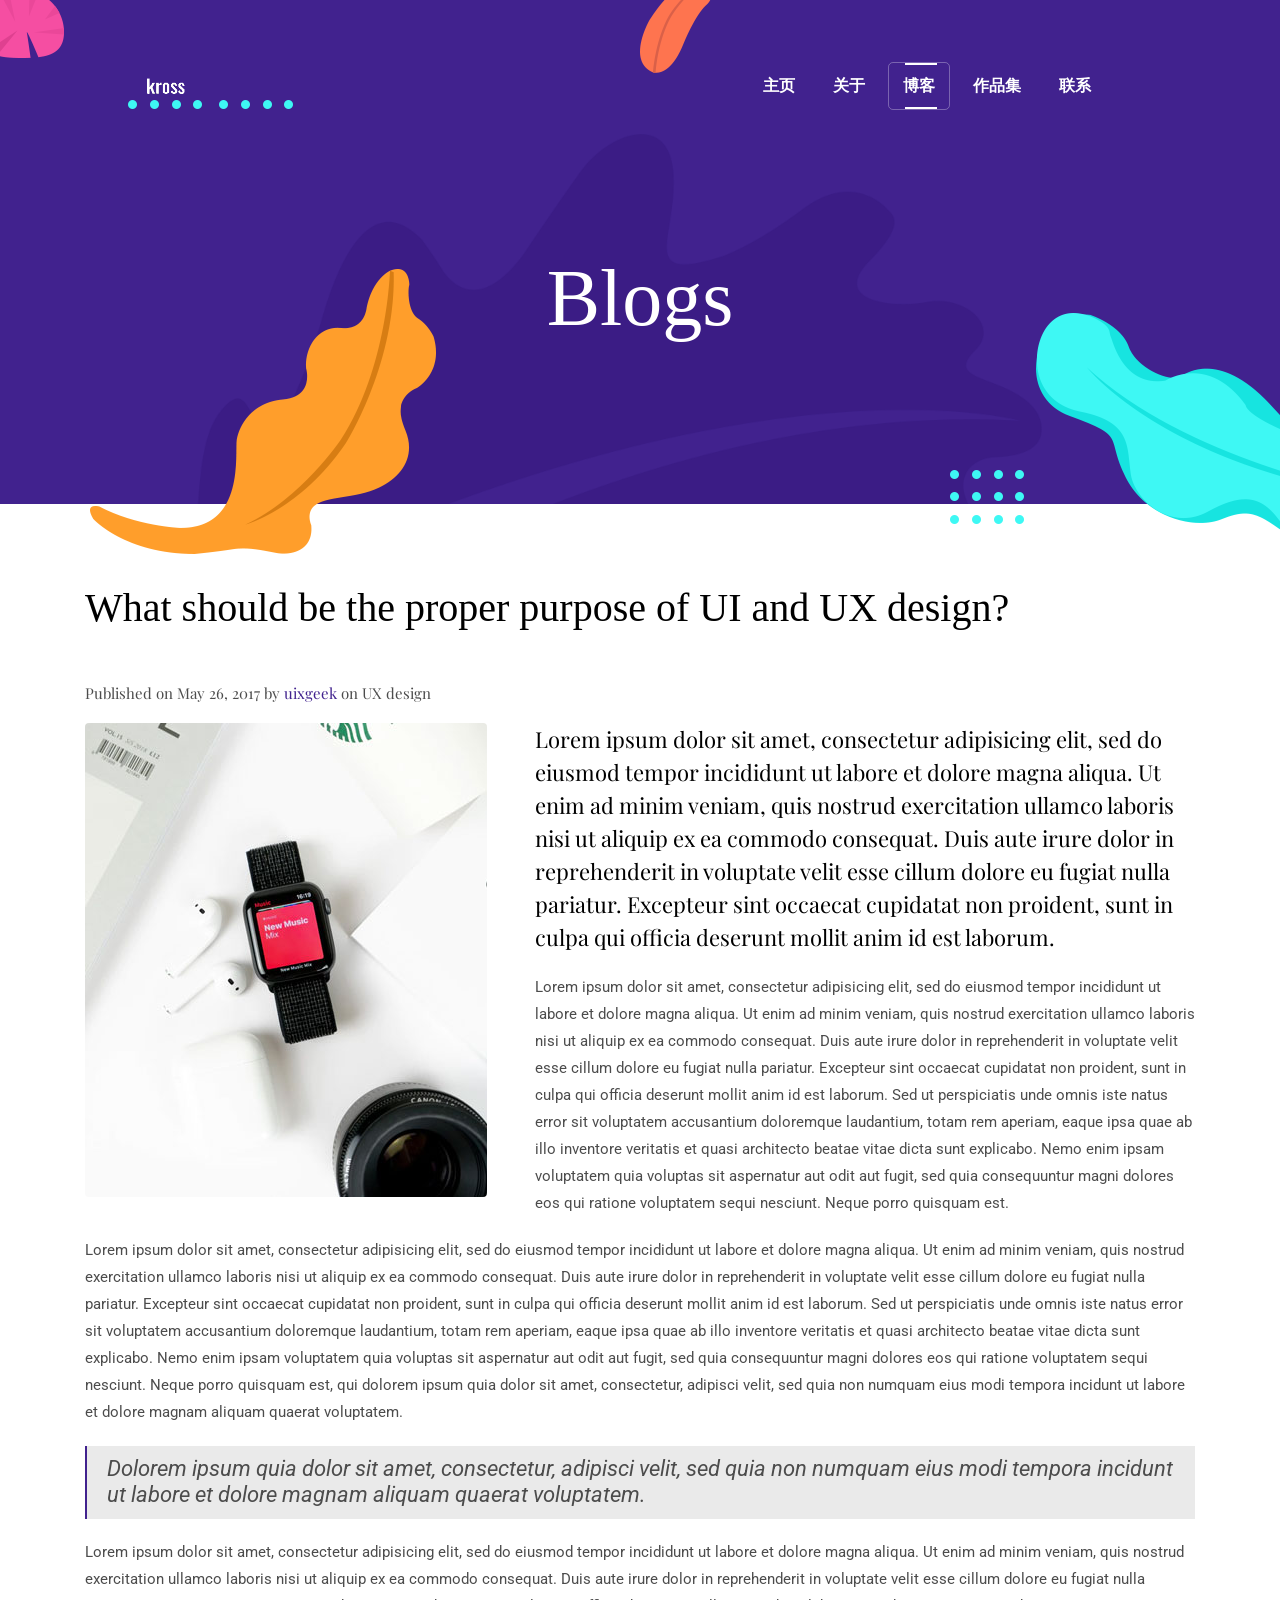
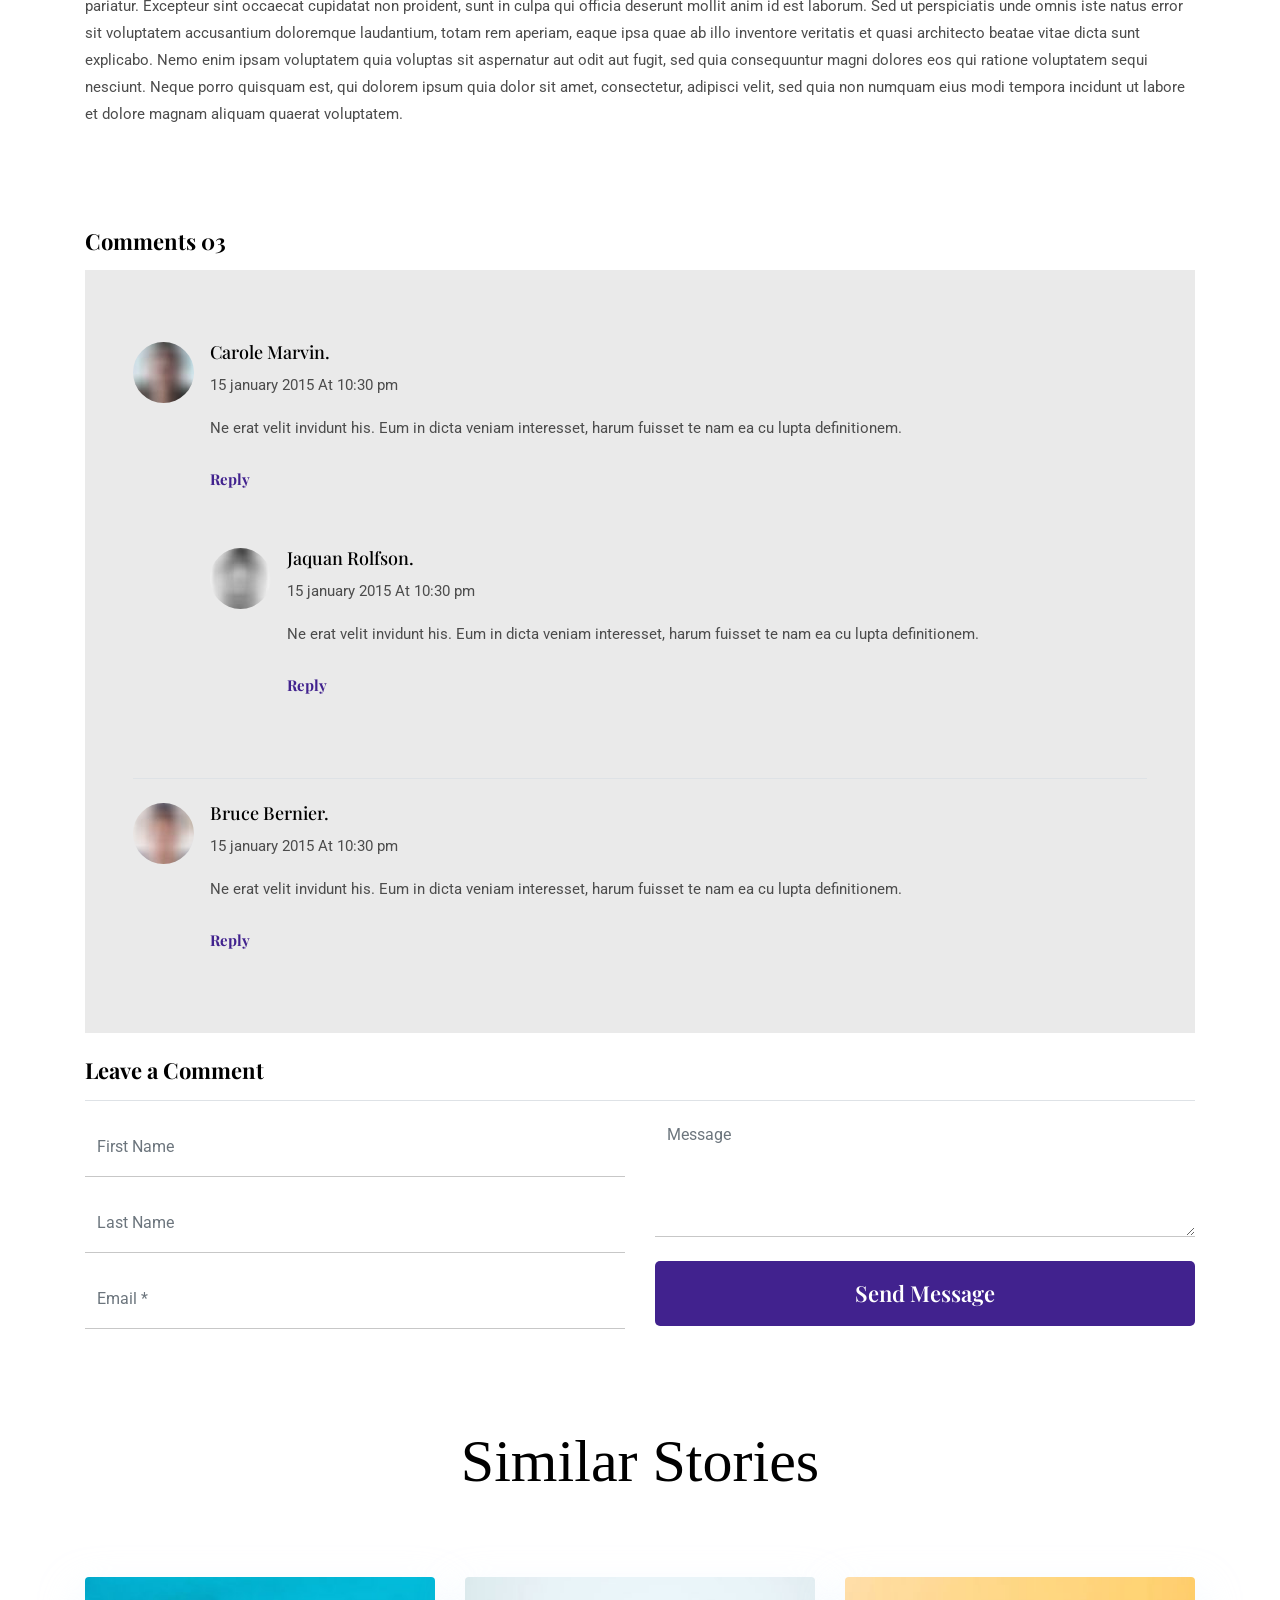
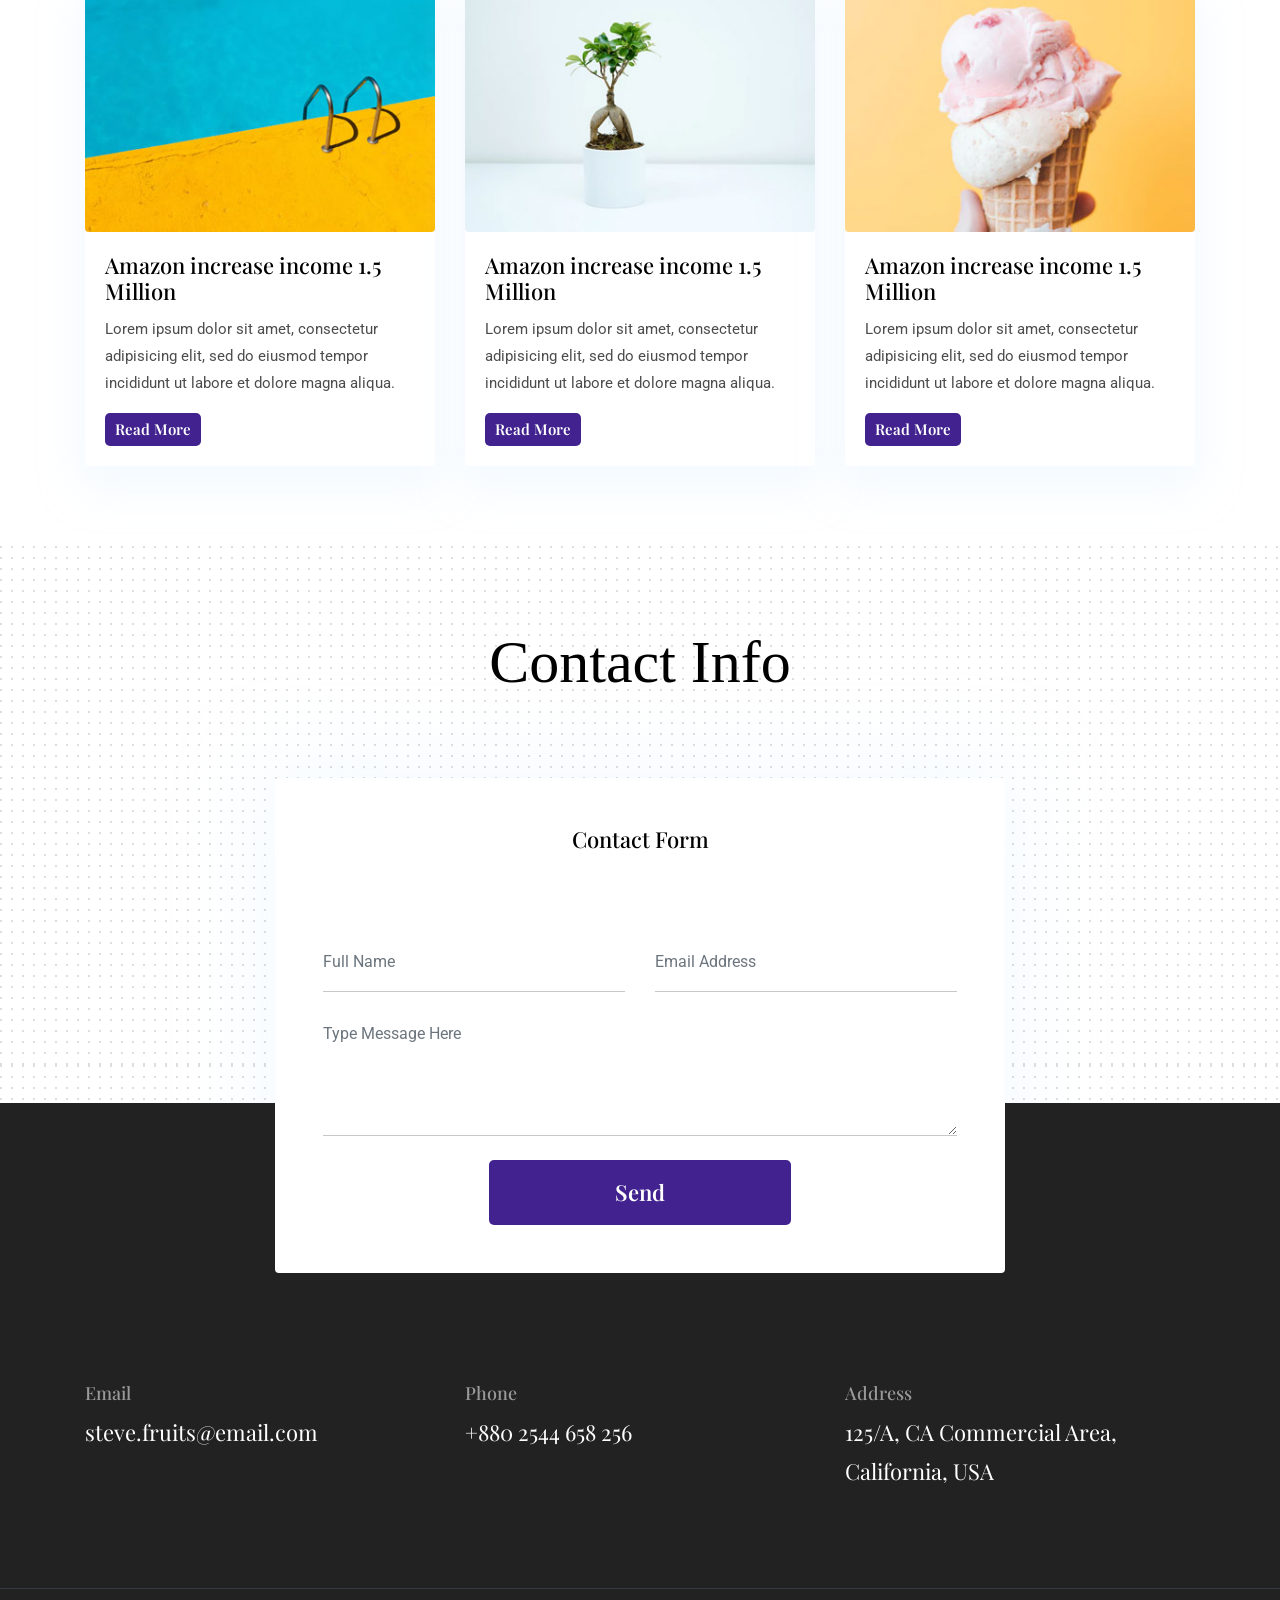
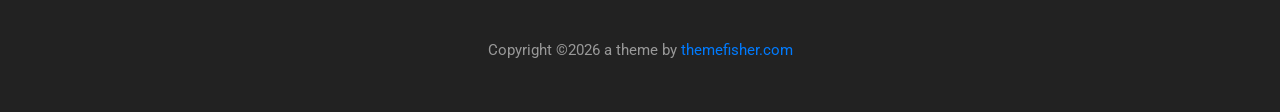
<file: blog-single.html>
<!DOCTYPE html>
<html lang="zxx">

<head>
  <meta charset="utf-8">
  <title>Kross | Portfolio Template</title>

  <!-- mobile responsive meta -->
  <meta name="viewport" content="width=device-width, initial-scale=1">
  <meta name="viewport" content="width=device-width, initial-scale=1, maximum-scale=1">
  
  <!-- ** Plugins Needed for the Project ** -->
  <link rel="stylesheet" href="./css/style2.css">
  <!-- Bootstrap -->
  <link rel="stylesheet" href="plugins/bootstrap/bootstrap.min.css">
  <!-- slick slider -->
  <link rel="stylesheet" href="plugins/slick/slick.css">
  <!-- themefy-icon -->
  <link rel="stylesheet" href="plugins/themify-icons/themify-icons.css">

  <!-- Main Stylesheet -->
  <link href="css/style.css" rel="stylesheet">
  
  <!--Favicon-->
  <link rel="shortcut icon" href="images/favicon.ico" type="image/x-icon">
  <link rel="icon" href="images/favicon.ico" type="image/x-icon">

</head>

<body>
  

<header class="navigation fixed-top">
  <nav class="navbar navbar-expand-lg navbar-dark">
    <a class="navbar-brand font-tertiary h3" href="index.html"><img src="images/logo.png" alt="Myself"></a>
    <button class="navbar-toggler" type="button" data-toggle="collapse" data-target="#navigation"
      aria-controls="navigation" aria-expanded="false" aria-label="Toggle navigation">
      <span class="navbar-toggler-icon"></span>
    </button>

    <div class="collapse navbar-collapse text-center" id="navigation">
      <ul class="navbar-nav ml-auto">
        <li class="nav-item">
          <a class="nav-link" href="index.html">主页</a>
        </li>
        <li class="nav-item">
          <a class="nav-link" href="about.html">关于</a>
        </li>
        <li class="nav-item active">
          <a class="nav-link" href="blog.html">博客</a>
        </li>
        <li class="nav-item">
          <a class="nav-link" href="portfolio.html">作品集</a>
        </li>
        <li class="nav-item">
          <a class="nav-link" href="contact.html">联系</a>
        </li>
      </ul>
    </div>
  </nav>
</header>

<!-- page title -->
<section class="page-title bg-primary position-relative">
  <div class="container">
    <div class="row">
      <div class="col-12 text-center">
        <h1 class="text-white font-tertiary">Blogs</h1>
      </div>
    </div>
  </div>
  <!-- background shapes -->
  <img src="images/illustrations/page-title.png" alt="illustrations" class="bg-shape-1 w-100">
  <img src="images/illustrations/leaf-pink-round.png" alt="illustrations" class="bg-shape-2">
  <img src="images/illustrations/dots-cyan.png" alt="illustrations" class="bg-shape-3">
  <img src="images/illustrations/leaf-orange.png" alt="illustrations" class="bg-shape-4">
  <img src="images/illustrations/leaf-yellow.png" alt="illustrations" class="bg-shape-5">
  <img src="images/illustrations/dots-group-cyan.png" alt="illustrations" class="bg-shape-6">
  <img src="images/illustrations/leaf-cyan-lg.png" alt="illustrations" class="bg-shape-7">
</section>
<!-- /page title -->

<section class="section">
  <div class="container">
    <div class="row">
      <div class="col-lg-12">
        <h3 class="font-tertiary mb-5">What should be the proper purpose of UI and UX design?</h3>
        <p class="font-secondary">Published on May 26, 2017 by <span class="text-primary">uixgeek</span
            class="text-primary"> on <span>UX design</span></p>
        <div class="content">
          <img src="images/blog/post-1.jpg" alt="post-thumb" class="img-fluid rounded float-left mr-5 mb-4">
          <strong>Lorem ipsum dolor sit amet, consectetur adipisicing elit, sed do eiusmod tempor incididunt ut labore
            et dolore magna aliqua. Ut enim ad minim veniam, quis nostrud exercitation ullamco laboris nisi ut aliquip
            ex ea commodo consequat. Duis aute irure dolor in reprehenderit in voluptate velit esse cillum dolore eu
            fugiat nulla pariatur. Excepteur sint occaecat cupidatat non proident, sunt in culpa qui officia deserunt
            mollit anim id est laborum.</strong>
          <p>Lorem ipsum dolor sit amet, consectetur adipisicing elit, sed do eiusmod tempor incididunt ut labore et
            dolore magna aliqua. Ut enim ad minim veniam, quis nostrud exercitation ullamco laboris nisi ut aliquip ex
            ea commodo consequat. Duis aute irure dolor in reprehenderit in voluptate velit esse cillum dolore eu fugiat
            nulla pariatur. Excepteur sint occaecat cupidatat non proident, sunt in culpa qui officia deserunt mollit
            anim id est laborum. Sed ut perspiciatis unde omnis iste natus error sit voluptatem accusantium doloremque
            laudantium, totam rem aperiam, eaque ipsa quae ab illo inventore veritatis et quasi architecto beatae vitae
            dicta sunt explicabo. Nemo enim ipsam voluptatem quia voluptas sit aspernatur aut odit aut fugit, sed quia
            consequuntur magni dolores eos qui ratione voluptatem sequi nesciunt. Neque porro quisquam est.</p>
          <p>Lorem ipsum dolor sit amet, consectetur adipisicing elit, sed do eiusmod tempor incididunt ut labore et
            dolore magna aliqua. Ut enim ad minim veniam, quis nostrud exercitation ullamco laboris nisi ut aliquip ex
            ea commodo consequat. Duis aute irure dolor in reprehenderit in voluptate velit esse cillum dolore eu fugiat
            nulla pariatur. Excepteur sint occaecat cupidatat non proident, sunt in culpa qui officia deserunt mollit
            anim id est laborum. Sed ut perspiciatis unde omnis iste natus error sit voluptatem accusantium doloremque
            laudantium, totam rem aperiam, eaque ipsa quae ab illo inventore veritatis et quasi architecto beatae vitae
            dicta sunt explicabo. Nemo enim ipsam voluptatem quia voluptas sit aspernatur aut odit aut fugit, sed quia
            consequuntur magni dolores eos qui ratione voluptatem sequi nesciunt. Neque porro quisquam est, qui dolorem
            ipsum quia dolor sit amet, consectetur, adipisci velit, sed quia non numquam eius modi tempora incidunt ut
            labore et dolore magnam aliquam quaerat voluptatem.</p>
          <blockquote>Dolorem ipsum quia dolor sit amet, consectetur, adipisci velit, sed quia non numquam eius modi
            tempora incidunt ut labore et dolore magnam aliquam quaerat voluptatem.</blockquote>
          <p>Lorem ipsum dolor sit amet, consectetur adipisicing elit, sed do eiusmod tempor incididunt ut labore et
            dolore magna aliqua. Ut enim ad minim veniam, quis nostrud exercitation ullamco laboris nisi ut aliquip ex
            ea commodo consequat. Duis aute irure dolor in reprehenderit in voluptate velit esse cillum dolore eu fugiat
            nulla pariatur. Excepteur sint occaecat cupidatat non proident, sunt in culpa qui officia deserunt mollit
            anim id est laborum. Sed ut perspiciatis unde omnis iste natus error sit voluptatem accusantium doloremque
            laudantium, totam rem aperiam, eaque ipsa quae ab illo inventore veritatis et quasi architecto beatae vitae
            dicta sunt explicabo. Nemo enim ipsam voluptatem quia voluptas sit aspernatur aut odit aut fugit, sed quia
            consequuntur magni dolores eos qui ratione voluptatem sequi nesciunt. Neque porro quisquam est, qui dolorem
            ipsum quia dolor sit amet, consectetur, adipisci velit, sed quia non numquam eius modi tempora incidunt ut
            labore et dolore magnam aliquam quaerat voluptatem.</p>
        </div>
      </div>
    </div>
  </div>
</section>

<section>
  <div class="container">
    <div class="row">
      <div class="col-lg-12">
        <h4 class="font-weight-bold mb-3">Comments 03</h4>
        <div class="bg-gray p-5 mb-4">
          <div class="media border-bottom py-4">
            <img src="images/user-1.jpg" class="img-fluid align-self-start rounded-circle mr-3" alt="">
            <div class="media-body">
              <h5 class="mt-0">Carole Marvin.</h5>
              <p>15 january 2015 At 10:30 pm</p>
              <p>Ne erat velit invidunt his. Eum in dicta veniam interesset, harum fuisset te nam ea cu lupta
                definitionem.</p>
              <a href="#" class="btn btn-transparent btn-sm pl-0">Reply</a>
              <div class="media my-5">
                <img src="images/user-2.jpg" class="img-fluid align-self-start rounded-circle mr-3" alt="">
                <div class="media-body">
                  <h5 class="mt-0">Jaquan Rolfson.</h5>
                  <p>15 january 2015 At 10:30 pm</p>
                  <p>Ne erat velit invidunt his. Eum in dicta veniam interesset, harum fuisset te nam ea cu lupta
                    definitionem.</p>
                  <a href="#" class="btn btn-transparent btn-sm pl-0">Reply</a>
                </div>
              </div>
            </div>
          </div>
          <div class="media py-4">
            <img src="images/user-3.jpg" class="img-fluid align-self-start rounded-circle mr-3" alt="">
            <div class="media-body">
              <h5 class="mt-0">Bruce Bernier.</h5>
              <p>15 january 2015 At 10:30 pm</p>
              <p>Ne erat velit invidunt his. Eum in dicta veniam interesset, harum fuisset te nam ea cu lupta
                definitionem.</p>
              <a href="#" class="btn btn-transparent btn-sm pl-0">Reply</a>
            </div>
          </div>
        </div>
        <h4 class="font-weight-bold mb-3 border-bottom pb-3">Leave a Comment</h4>
        <form action="#" class="row">
          <div class="col-md-6">
            <input type="text" class="form-control mb-3" placeholder="First Name" name="fname" id="fname">
            <input type="text" class="form-control mb-3" placeholder="Last Name" name="lname" id="lname">
            <input type="text" class="form-control mb-3" placeholder="Email *" name="mail" id="mail">
          </div>
          <div class="col-md-6">
            <textarea name="comment" id="comment" placeholder="Message" class="form-control mb-4"></textarea>
            <button type="submit" class="btn btn-primary w-100">Send Message</button>
          </div>
        </form>
      </div>
    </div>
  </div>
</section>

<!-- blog -->
<section class="section">
  <div class="container">
    <div class="row">
      <div class="col-12 text-center">
        <h2 class="section-title">Similar Stories</h2>
      </div>
      <div class="col-lg-4 col-sm-6 mb-4 mb-lg-0">
        <article class="card shadow">
          <img class="rounded card-img-top" src="images/blog/post-3.jpg" alt="post-thumb">
          <div class="card-body">
            <h4 class="card-title"><a class="text-dark" href="blog-single.html">Amazon increase income 1.5 Million</a>
            </h4>
            <p class="cars-text">Lorem ipsum dolor sit amet, consectetur adipisicing elit, sed do eiusmod tempor
              incididunt ut labore et
              dolore magna aliqua.</p>
            <a href="blog-single.html" class="btn btn-xs btn-primary">Read More</a>
          </div>
        </article>
      </div>
      <div class="col-lg-4 col-sm-6 mb-4 mb-lg-0">
        <article class="card shadow">
          <img class="rounded card-img-top" src="images/blog/post-4.jpg" alt="post-thumb">
          <div class="card-body">
            <h4 class="card-title"><a class="text-dark" href="blog-single.html">Amazon increase income 1.5 Million</a>
            </h4>
            <p class="cars-text">Lorem ipsum dolor sit amet, consectetur adipisicing elit, sed do eiusmod tempor
              incididunt ut labore et
              dolore magna aliqua.</p>
            <a href="blog-single.html" class="btn btn-xs btn-primary">Read More</a>
          </div>
        </article>
      </div>
      <div class="col-lg-4 col-sm-6 mb-4 mb-lg-0">
        <article class="card shadow">
          <img class="rounded card-img-top" src="images/blog/post-2.jpg" alt="post-thumb">
          <div class="card-body">
            <h4 class="card-title"><a class="text-dark" href="blog-single.html">Amazon increase income 1.5 Million</a>
            </h4>
            <p class="cars-text">Lorem ipsum dolor sit amet, consectetur adipisicing elit, sed do eiusmod tempor
              incididunt ut labore et
              dolore magna aliqua.</p>
            <a href="blog-single.html" class="btn btn-xs btn-primary">Read More</a>
          </div>
        </article>
      </div>
    </div>
  </div>
</section>
<!-- /blog -->

<!-- contact -->
<section class="section section-on-footer" data-background="images/backgrounds/bg-dots.png">
  <div class="container">
    <div class="row">
      <div class="col-12 text-center">
        <h2 class="section-title">Contact Info</h2>
      </div>
      <div class="col-lg-8 mx-auto">
        <div class="bg-white rounded text-center p-5 shadow-down">
          <h4 class="mb-80">Contact Form</h4>
          <form action="#" class="row">
            <div class="col-md-6">
              <input type="text" id="name" name="name" placeholder="Full Name" class="form-control px-0 mb-4">
            </div>
            <div class="col-md-6">
              <input type="email" id="email" name="email" placeholder="Email Address" class="form-control px-0 mb-4">
            </div>
            <div class="col-12">
              <textarea name="message" id="message" class="form-control px-0 mb-4"
                placeholder="Type Message Here"></textarea>
            </div>
            <div class="col-lg-6 col-10 mx-auto">
              <button class="btn btn-primary w-100">send</button>
            </div>
          </form>
        </div>
      </div>
    </div>
  </div>
</section>
<!-- /contact -->

<!-- footer -->
<footer class="bg-dark footer-section">
  <div class="section">
    <div class="container">
      <div class="row">
        <div class="col-md-4">
          <h5 class="text-light">Email</h5>
          <p class="text-white paragraph-lg font-secondary">steve.fruits@email.com</p>
        </div>
        <div class="col-md-4">
          <h5 class="text-light">Phone</h5>
          <p class="text-white paragraph-lg font-secondary">+880 2544 658 256</p>
        </div>
        <div class="col-md-4">
          <h5 class="text-light">Address</h5>
          <p class="text-white paragraph-lg font-secondary">125/A, CA Commercial Area, California, USA</p>
        </div>
      </div>
    </div>
  </div>
  <div class="border-top text-center border-dark py-5">
    <p class="mb-0 text-light">Copyright ©<script>
        var CurrentYear = new Date().getFullYear()
        document.write(CurrentYear)
      </script> a theme by <a href="https://themefisher.com">themefisher.com</a></p>
  </div>
</footer>
<!-- /footer -->

<!-- jQuery -->
<script src="plugins/jQuery/jquery.min.js"></script>
<!-- Bootstrap JS -->
<script src="plugins/bootstrap/bootstrap.min.js"></script>
<!-- slick slider -->
<script src="plugins/slick/slick.min.js"></script>
<!-- filter -->
<script src="plugins/shuffle/shuffle.min.js"></script>

<!-- Main Script -->
<script src="js/script.js"></script>

</body>
</html>
</file>
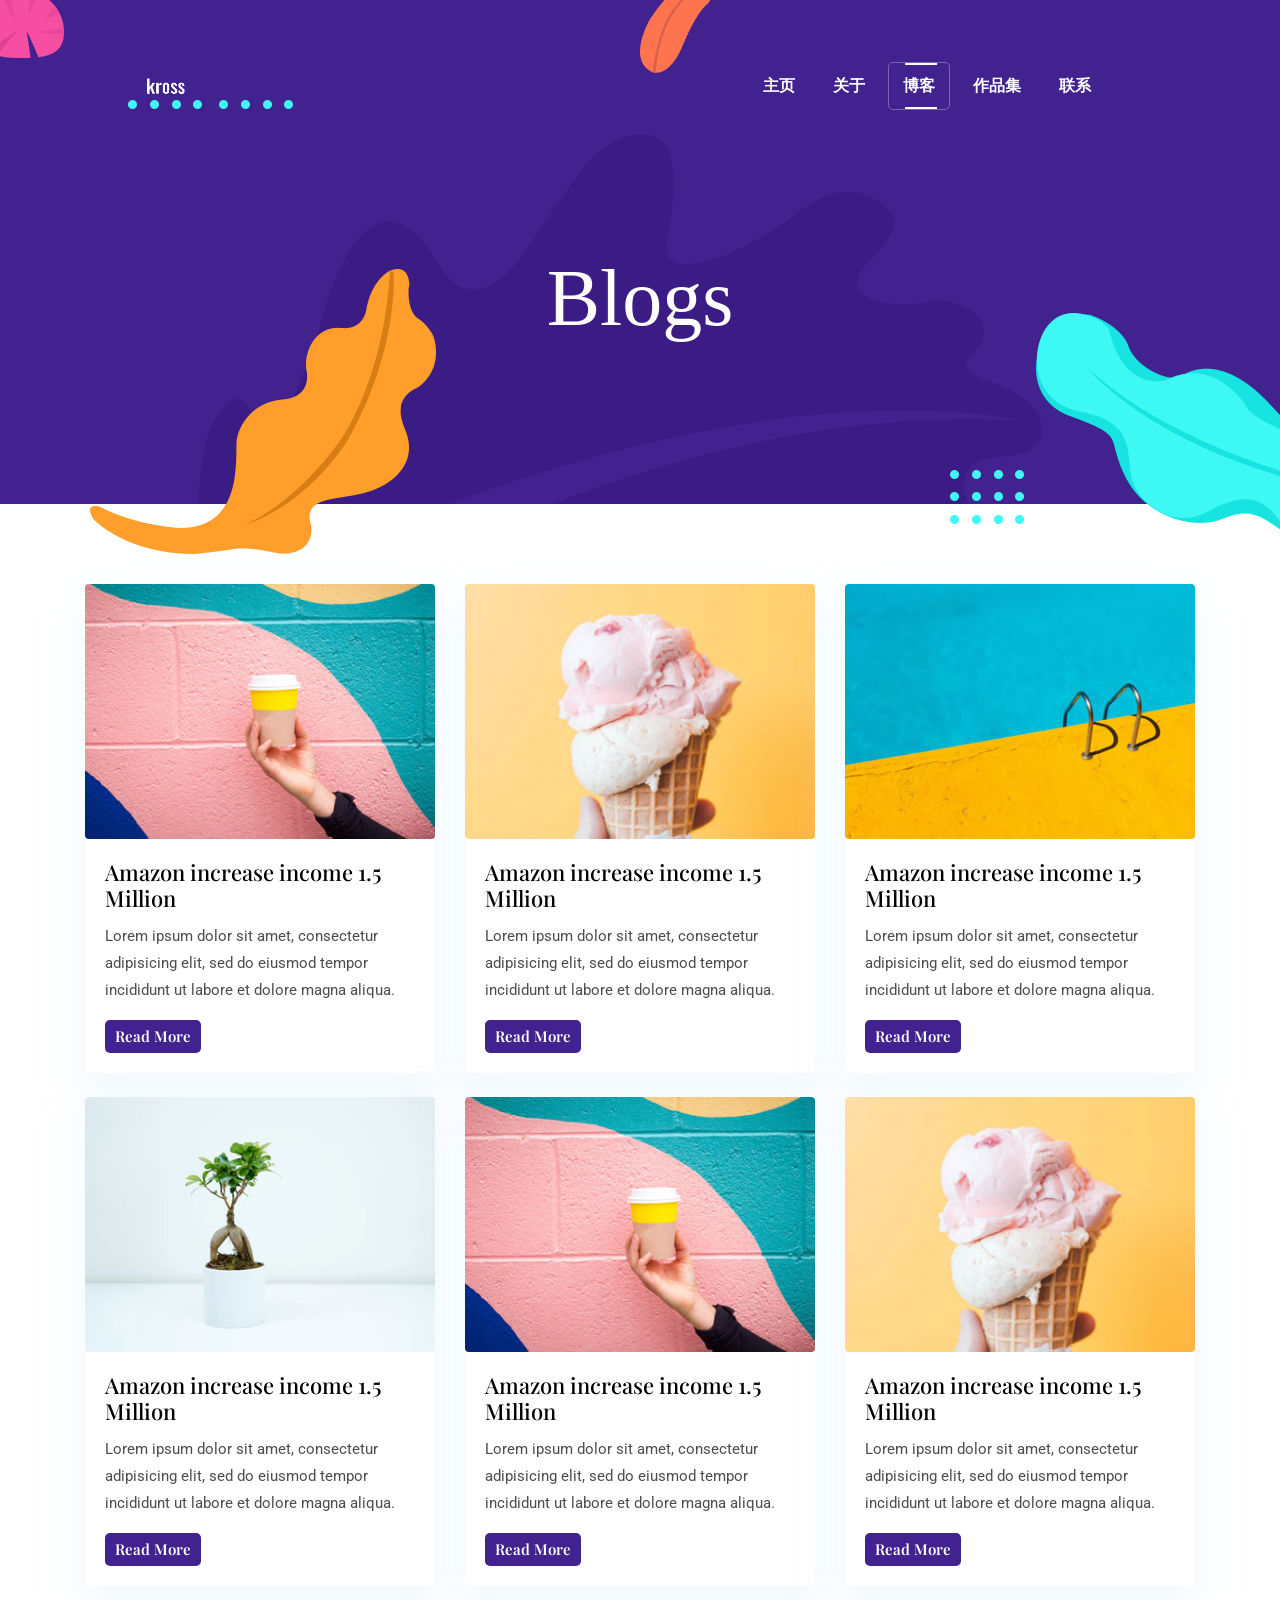
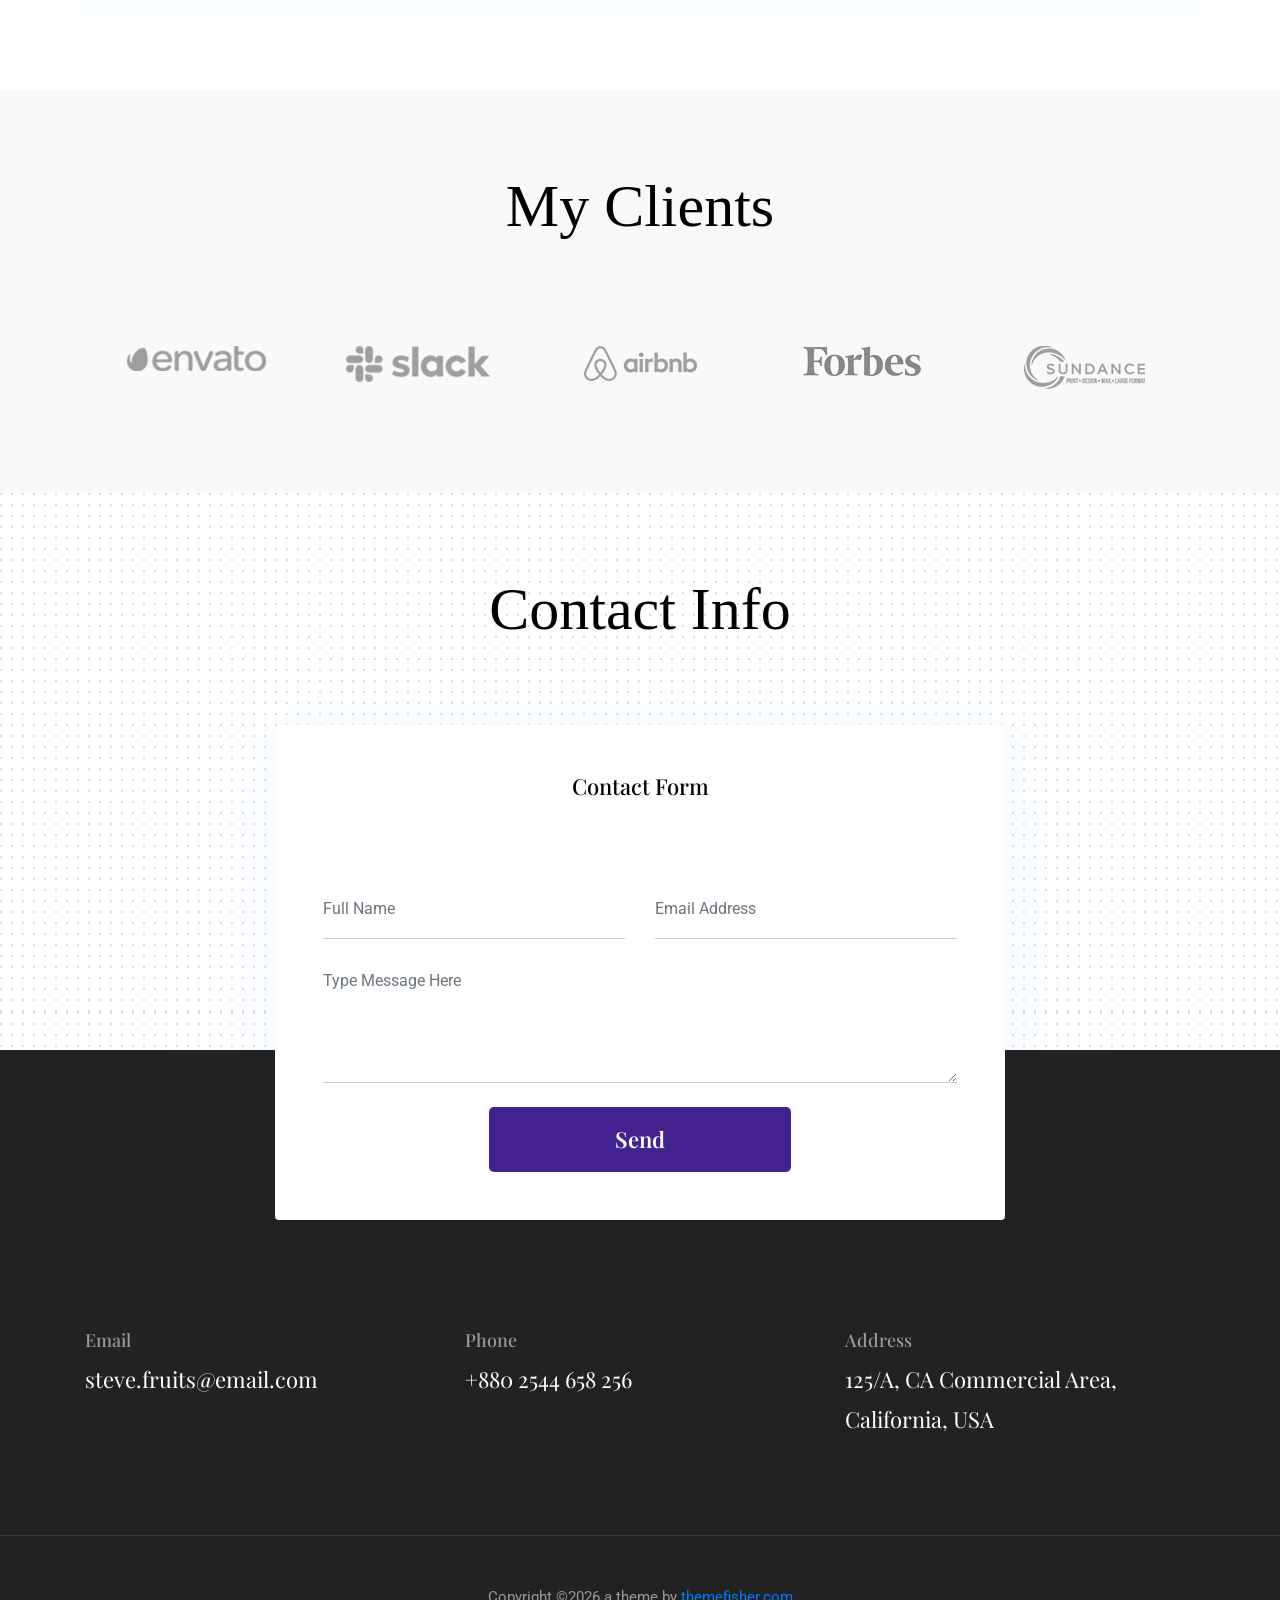
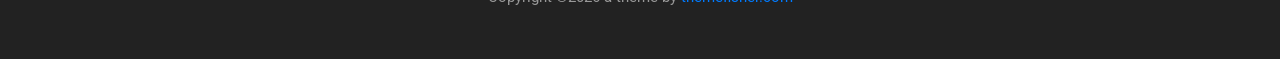
<file: blog.html>
<!DOCTYPE html>
<html lang="zxx">

<head>
  <meta charset="utf-8">
  <title>Kross | Portfolio Template</title>

  <!-- mobile responsive meta -->
  <meta name="viewport" content="width=device-width, initial-scale=1">
  <meta name="viewport" content="width=device-width, initial-scale=1, maximum-scale=1">
  
  <!-- ** Plugins Needed for the Project ** -->
  <link rel="stylesheet" href="./css/style2.css">
  <!-- Bootstrap -->
  <link rel="stylesheet" href="plugins/bootstrap/bootstrap.min.css">
  <!-- slick slider -->
  <link rel="stylesheet" href="plugins/slick/slick.css">
  <!-- themefy-icon -->
  <link rel="stylesheet" href="plugins/themify-icons/themify-icons.css">

  <!-- Main Stylesheet -->
  <link href="css/style.css" rel="stylesheet">
  
  <!--Favicon-->
  <link rel="shortcut icon" href="images/favicon.ico" type="image/x-icon">
  <link rel="icon" href="images/favicon.ico" type="image/x-icon">

</head>

<body>
  

<header class="navigation fixed-top">
  <nav class="navbar navbar-expand-lg navbar-dark">
    <a class="navbar-brand font-tertiary h3" href="index.html"><img src="images/logo.png" alt="Myself"></a>
    <button class="navbar-toggler" type="button" data-toggle="collapse" data-target="#navigation"
      aria-controls="navigation" aria-expanded="false" aria-label="Toggle navigation">
      <span class="navbar-toggler-icon"></span>
    </button>

    <div class="collapse navbar-collapse text-center" id="navigation">
      <ul class="navbar-nav ml-auto">
        <li class="nav-item">
          <a class="nav-link" href="index.html">主页</a>
        </li>
        <li class="nav-item">
          <a class="nav-link" href="about.html">关于</a>
        </li>
        <li class="nav-item active">
          <a class="nav-link" href="blog.html">博客</a>
        </li>
        <li class="nav-item">
          <a class="nav-link" href="portfolio.html">作品集</a>
        </li>
        <li class="nav-item">
          <a class="nav-link" href="contact.html">联系</a>
        </li>
      </ul>
    </div>
  </nav>
</header>

<!-- page title -->
<section class="page-title bg-primary position-relative">
  <div class="container">
    <div class="row">
      <div class="col-12 text-center">
        <h1 class="text-white font-tertiary">Blogs</h1>
      </div>
    </div>
  </div>
  <!-- background shapes -->
  <img src="images/illustrations/page-title.png" alt="illustrations" class="bg-shape-1 w-100">
  <img src="images/illustrations/leaf-pink-round.png" alt="illustrations" class="bg-shape-2">
  <img src="images/illustrations/dots-cyan.png" alt="illustrations" class="bg-shape-3">
  <img src="images/illustrations/leaf-orange.png" alt="illustrations" class="bg-shape-4">
  <img src="images/illustrations/leaf-yellow.png" alt="illustrations" class="bg-shape-5">
  <img src="images/illustrations/dots-group-cyan.png" alt="illustrations" class="bg-shape-6">
  <img src="images/illustrations/leaf-cyan-lg.png" alt="illustrations" class="bg-shape-7">
</section>
<!-- /page title -->

<!-- blog -->
<section class="section">
  <div class="container">
    <div class="row">
        <div class="col-lg-4 col-sm-6 mb-4">
          <article class="card shadow">
            <img class="rounded card-img-top" src="images/blog/post-5.jpg" alt="post-thumb">
            <div class="card-body">
              <h4 class="card-title"><a class="text-dark" href="blog-single.html">Amazon increase income 1.5 Million</a>
              </h4>
              <p class="cars-text">Lorem ipsum dolor sit amet, consectetur adipisicing elit, sed do eiusmod tempor
                incididunt ut labore et
                dolore magna aliqua.</p>
              <a href="blog-single.html" class="btn btn-xs btn-primary">Read More</a>
            </div>
          </article>
        </div>
      <div class="col-lg-4 col-sm-6 mb-4">
        <article class="card shadow">
          <img class="rounded card-img-top" src="images/blog/post-2.jpg" alt="post-thumb">
          <div class="card-body">
            <h4 class="card-title"><a class="text-dark" href="blog-single.html">Amazon increase income 1.5 Million</a>
            </h4>
            <p class="cars-text">Lorem ipsum dolor sit amet, consectetur adipisicing elit, sed do eiusmod tempor
              incididunt ut labore et
              dolore magna aliqua.</p>
            <a href="blog-single.html" class="btn btn-xs btn-primary">Read More</a>
          </div>
        </article>
      </div>
      <div class="col-lg-4 col-sm-6 mb-4">
        <article class="card shadow">
          <img class="rounded card-img-top" src="images/blog/post-3.jpg" alt="post-thumb">
          <div class="card-body">
            <h4 class="card-title"><a class="text-dark" href="blog-single.html">Amazon increase income 1.5 Million</a>
            </h4>
            <p class="cars-text">Lorem ipsum dolor sit amet, consectetur adipisicing elit, sed do eiusmod tempor
              incididunt ut labore et
              dolore magna aliqua.</p>
            <a href="blog-single.html" class="btn btn-xs btn-primary">Read More</a>
          </div>
        </article>
      </div>
      <div class="col-lg-4 col-sm-6 mb-4">
        <article class="card shadow">
          <img class="rounded card-img-top" src="images/blog/post-4.jpg" alt="post-thumb">
          <div class="card-body">
            <h4 class="card-title"><a class="text-dark" href="blog-single.html">Amazon increase income 1.5 Million</a>
            </h4>
            <p class="cars-text">Lorem ipsum dolor sit amet, consectetur adipisicing elit, sed do eiusmod tempor
              incididunt ut labore et
              dolore magna aliqua.</p>
            <a href="blog-single.html" class="btn btn-xs btn-primary">Read More</a>
          </div>
        </article>
      </div>
      <div class="col-lg-4 col-sm-6 mb-4">
        <article class="card shadow">
          <img class="rounded card-img-top" src="images/blog/post-5.jpg" alt="post-thumb">
          <div class="card-body">
            <h4 class="card-title"><a class="text-dark" href="blog-single.html">Amazon increase income 1.5 Million</a>
            </h4>
            <p class="cars-text">Lorem ipsum dolor sit amet, consectetur adipisicing elit, sed do eiusmod tempor
              incididunt ut labore et
              dolore magna aliqua.</p>
            <a href="blog-single.html" class="btn btn-xs btn-primary">Read More</a>
          </div>
        </article>
      </div>
      <div class="col-lg-4 col-sm-6 mb-4">
        <article class="card shadow">
          <img class="rounded card-img-top" src="images/blog/post-2.jpg" alt="post-thumb">
          <div class="card-body">
            <h4 class="card-title"><a class="text-dark" href="blog-single.html">Amazon increase income 1.5 Million</a>
            </h4>
            <p class="cars-text">Lorem ipsum dolor sit amet, consectetur adipisicing elit, sed do eiusmod tempor
              incididunt ut labore et
              dolore magna aliqua.</p>
            <a href="blog-single.html" class="btn btn-xs btn-primary">Read More</a>
          </div>
        </article>
      </div>
    </div>
  </div>
</section>
<!-- /blog -->

<!-- clients -->
<section class="section bg-light">
  <div class="container">
    <div class="row">
      <div class="col-12 text-center">
        <h2 class="section-title">My Clients</h2>
      </div>
    </div>
    <div class="row">
      <div class="col-12">
        <div class="client-logo-slider d-flex align-items-center">
          <a href="#" class="text-center d-block outline-0 p-4"><img class="d-unset img-fluid"
              src="images/clients-logo/client-logo-1.png" alt="client-logo"></a>
          <a href="#" class="text-center d-block outline-0 p-4"><img class="d-unset img-fluid"
              src="images/clients-logo/client-logo-2.png" alt="client-logo"></a>
          <a href="#" class="text-center d-block outline-0 p-4"><img class="d-unset img-fluid"
              src="images/clients-logo/client-logo-3.png" alt="client-logo"></a>
          <a href="#" class="text-center d-block outline-0 p-4"><img class="d-unset img-fluid"
              src="images/clients-logo/client-logo-4.png" alt="client-logo"></a>
          <a href="#" class="text-center d-block outline-0 p-4"><img class="d-unset img-fluid"
              src="images/clients-logo/client-logo-5.png" alt="client-logo"></a>
          <a href="#" class="text-center d-block outline-0 p-4"><img class="d-unset img-fluid"
              src="images/clients-logo/client-logo-1.png" alt="client-logo"></a>
          <a href="#" class="text-center d-block outline-0 p-4"><img class="d-unset img-fluid"
              src="images/clients-logo/client-logo-2.png" alt="client-logo"></a>
          <a href="#" class="text-center d-block outline-0 p-4"><img class="d-unset img-fluid"
              src="images/clients-logo/client-logo-3.png" alt="client-logo"></a>
          <a href="#" class="text-center d-block outline-0 p-4"><img class="d-unset img-fluid"
              src="images/clients-logo/client-logo-4.png" alt="client-logo"></a>
          <a href="#" class="text-center d-block outline-0 p-4"><img class="d-unset img-fluid"
              src="images/clients-logo/client-logo-5.png" alt="client-logo"></a>
        </div>
      </div>
    </div>
  </div>
</section>
<!-- /clients -->

<!-- contact -->
<section class="section section-on-footer" data-background="images/backgrounds/bg-dots.png">
  <div class="container">
    <div class="row">
      <div class="col-12 text-center">
        <h2 class="section-title">Contact Info</h2>
      </div>
      <div class="col-lg-8 mx-auto">
        <div class="bg-white rounded text-center p-5 shadow-down">
          <h4 class="mb-80">Contact Form</h4>
          <form action="#" class="row">
            <div class="col-md-6">
              <input type="text" id="name" name="name" placeholder="Full Name" class="form-control px-0 mb-4">
            </div>
            <div class="col-md-6">
              <input type="email" id="email" name="email" placeholder="Email Address" class="form-control px-0 mb-4">
            </div>
            <div class="col-12">
              <textarea name="message" id="message" class="form-control px-0 mb-4"
                placeholder="Type Message Here"></textarea>
            </div>
            <div class="col-lg-6 col-10 mx-auto">
              <button class="btn btn-primary w-100">send</button>
            </div>
          </form>
        </div>
      </div>
    </div>
  </div>
</section>
<!-- /contact -->

<!-- footer -->
<footer class="bg-dark footer-section">
  <div class="section">
    <div class="container">
      <div class="row">
        <div class="col-md-4">
          <h5 class="text-light">Email</h5>
          <p class="text-white paragraph-lg font-secondary">steve.fruits@email.com</p>
        </div>
        <div class="col-md-4">
          <h5 class="text-light">Phone</h5>
          <p class="text-white paragraph-lg font-secondary">+880 2544 658 256</p>
        </div>
        <div class="col-md-4">
          <h5 class="text-light">Address</h5>
          <p class="text-white paragraph-lg font-secondary">125/A, CA Commercial Area, California, USA</p>
        </div>
      </div>
    </div>
  </div>
  <div class="border-top text-center border-dark py-5">
    <p class="mb-0 text-light">Copyright ©<script>
        var CurrentYear = new Date().getFullYear()
        document.write(CurrentYear)
      </script> a theme by <a href="https://themefisher.com">themefisher.com</a></p>
  </div>
</footer>
<!-- /footer -->

<!-- jQuery -->
<script src="plugins/jQuery/jquery.min.js"></script>
<!-- Bootstrap JS -->
<script src="plugins/bootstrap/bootstrap.min.js"></script>
<!-- slick slider -->
<script src="plugins/slick/slick.min.js"></script>
<!-- filter -->
<script src="plugins/shuffle/shuffle.min.js"></script>

<!-- Main Script -->
<script src="js/script.js"></script>

</body>
</html>
</file>
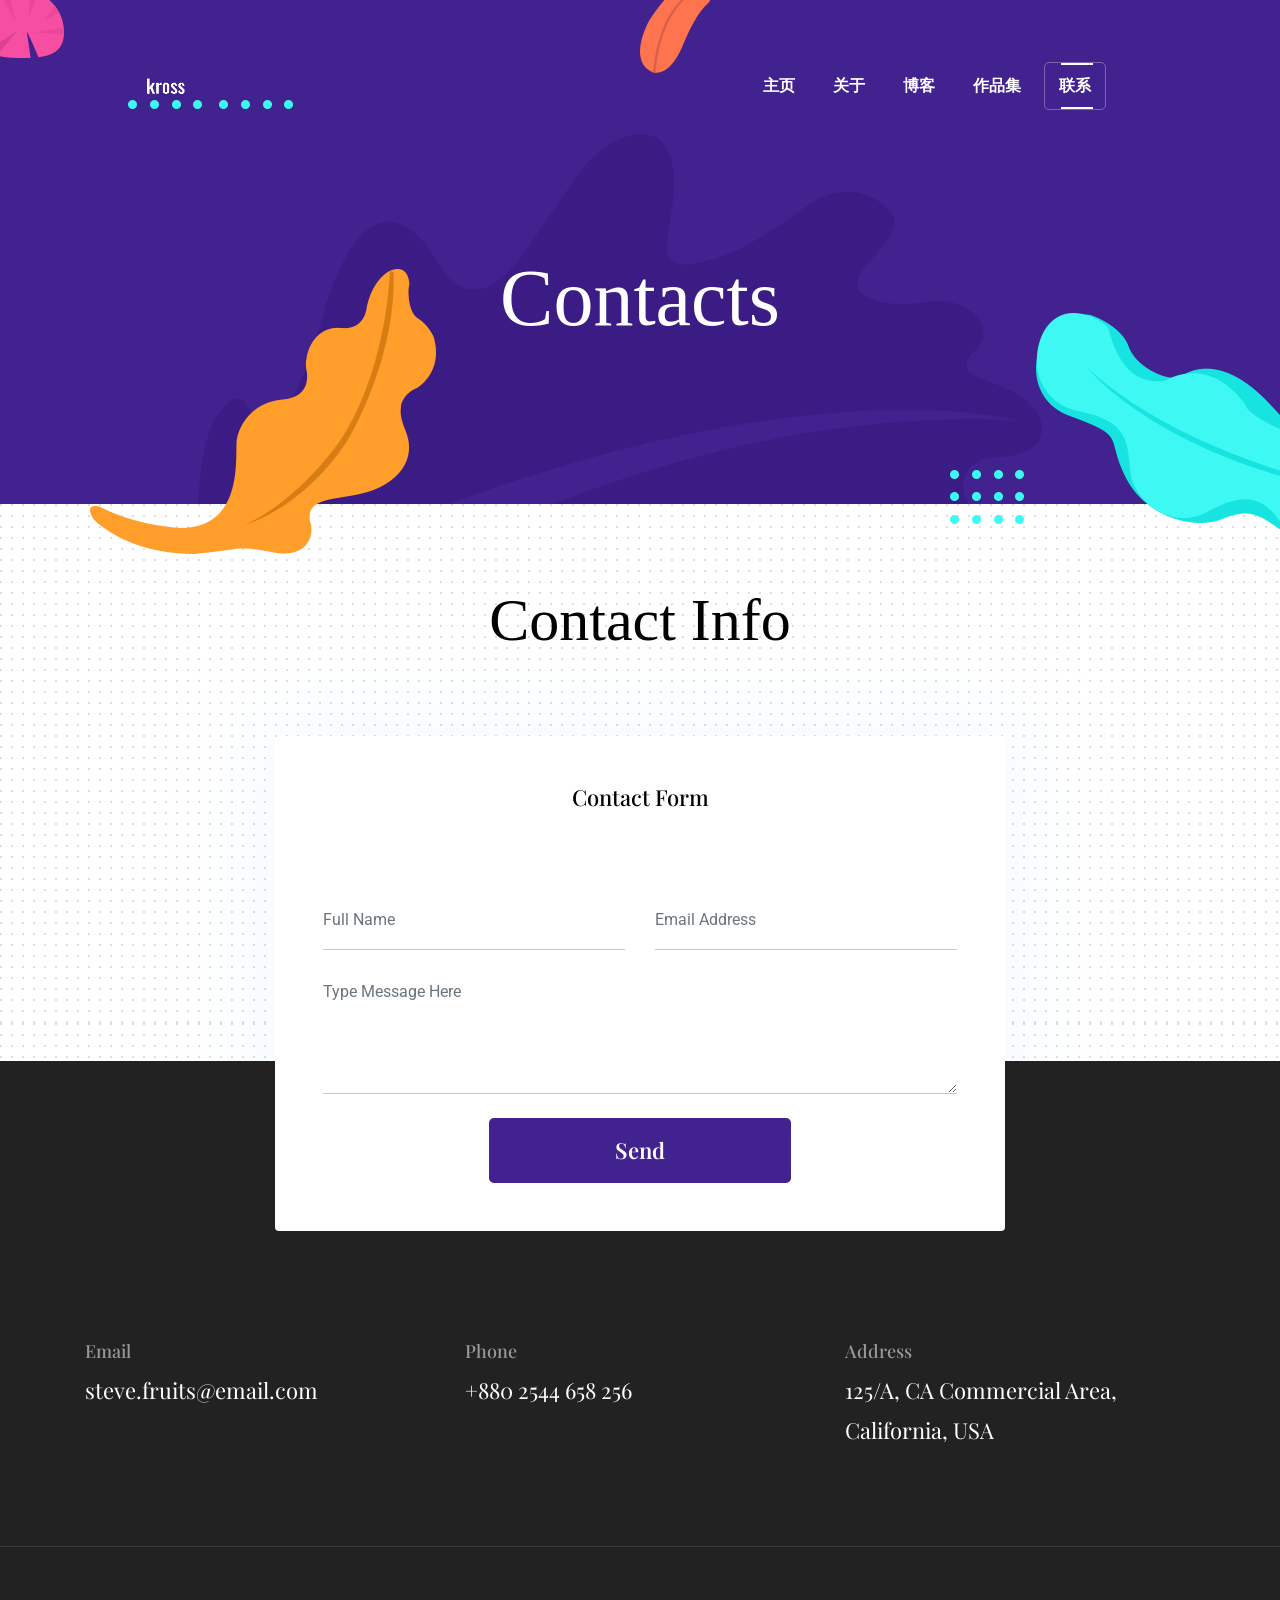
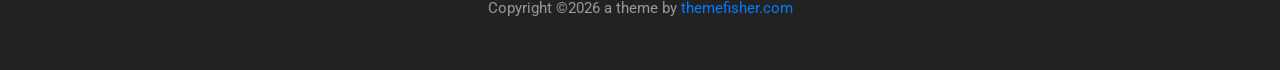
<file: contact.html>
<!DOCTYPE html>
<html lang="zxx">

<head>
  <meta charset="utf-8">
  <title>Kross | Portfolio Template</title>

  <!-- mobile responsive meta -->
  <meta name="viewport" content="width=device-width, initial-scale=1">
  <meta name="viewport" content="width=device-width, initial-scale=1, maximum-scale=1">
  
  <!-- ** Plugins Needed for the Project ** -->
  <link rel="stylesheet" href="./css/style2.css">
  <!-- Bootstrap -->
  <link rel="stylesheet" href="plugins/bootstrap/bootstrap.min.css">
  <!-- slick slider -->
  <link rel="stylesheet" href="plugins/slick/slick.css">
  <!-- themefy-icon -->
  <link rel="stylesheet" href="plugins/themify-icons/themify-icons.css">

  <!-- Main Stylesheet -->
  <link href="css/style.css" rel="stylesheet">
  
  <!--Favicon-->
  <link rel="shortcut icon" href="images/favicon.ico" type="image/x-icon">
  <link rel="icon" href="images/favicon.ico" type="image/x-icon">

</head>

<body>
  

<header class="navigation fixed-top">
  <nav class="navbar navbar-expand-lg navbar-dark">
    <a class="navbar-brand font-tertiary h3" href="index.html"><img src="images/logo.png" alt="Myself"></a>
    <button class="navbar-toggler" type="button" data-toggle="collapse" data-target="#navigation"
      aria-controls="navigation" aria-expanded="false" aria-label="Toggle navigation">
      <span class="navbar-toggler-icon"></span>
    </button>

    <div class="collapse navbar-collapse text-center" id="navigation">
      <ul class="navbar-nav ml-auto">
        <li class="nav-item">
          <a class="nav-link" href="index.html">主页</a>
        </li>
        <li class="nav-item">
          <a class="nav-link" href="about.html">关于</a>
        </li>
        <li class="nav-item">
          <a class="nav-link" href="blog.html">博客</a>
        </li>
        <li class="nav-item">
          <a class="nav-link" href="portfolio.html">作品集</a>
        </li>
        <li class="nav-item active">
          <a class="nav-link" href="contact.html">联系</a>
        </li>
      </ul>
    </div>
  </nav>
</header>

<!-- page title -->
<section class="page-title bg-primary position-relative">
  <div class="container">
    <div class="row">
      <div class="col-12 text-center">
        <h1 class="text-white font-tertiary">Contacts</h1>
      </div>
    </div>
  </div>
  <!-- background shapes -->
  <img src="images/illustrations/page-title.png" alt="illustrations" class="bg-shape-1 w-100">
  <img src="images/illustrations/leaf-pink-round.png" alt="illustrations" class="bg-shape-2">
  <img src="images/illustrations/dots-cyan.png" alt="illustrations" class="bg-shape-3">
  <img src="images/illustrations/leaf-orange.png" alt="illustrations" class="bg-shape-4">
  <img src="images/illustrations/leaf-yellow.png" alt="illustrations" class="bg-shape-5">
  <img src="images/illustrations/dots-group-cyan.png" alt="illustrations" class="bg-shape-6">
  <img src="images/illustrations/leaf-cyan-lg.png" alt="illustrations" class="bg-shape-7">
</section>
<!-- /page title -->

<!-- contact -->
<section class="section section-on-footer" data-background="images/backgrounds/bg-dots.png">
  <div class="container">
    <div class="row">
      <div class="col-12 text-center">
        <h2 class="section-title">Contact Info</h2>
      </div>
      <div class="col-lg-8 mx-auto">
        <div class="bg-white rounded text-center p-5 shadow-down">
          <h4 class="mb-80">Contact Form</h4>
          <form action="#" class="row">
            <div class="col-md-6">
              <input type="text" id="name" name="name" placeholder="Full Name" class="form-control px-0 mb-4">
            </div>
            <div class="col-md-6">
              <input type="email" id="email" name="email" placeholder="Email Address" class="form-control px-0 mb-4">
            </div>
            <div class="col-12">
              <textarea name="message" id="message" class="form-control px-0 mb-4"
                placeholder="Type Message Here"></textarea>
            </div>
            <div class="col-lg-6 col-10 mx-auto">
              <button class="btn btn-primary w-100">send</button>
            </div>
          </form>
        </div>
      </div>
    </div>
  </div>
</section>
<!-- /contact -->

<!-- footer -->
<footer class="bg-dark footer-section">
  <div class="section">
    <div class="container">
      <div class="row">
        <div class="col-md-4">
          <h5 class="text-light">Email</h5>
          <p class="text-white paragraph-lg font-secondary">steve.fruits@email.com</p>
        </div>
        <div class="col-md-4">
          <h5 class="text-light">Phone</h5>
          <p class="text-white paragraph-lg font-secondary">+880 2544 658 256</p>
        </div>
        <div class="col-md-4">
          <h5 class="text-light">Address</h5>
          <p class="text-white paragraph-lg font-secondary">125/A, CA Commercial Area, California, USA</p>
        </div>
      </div>
    </div>
  </div>
  <div class="border-top text-center border-dark py-5">
    <p class="mb-0 text-light">Copyright ©<script>
        var CurrentYear = new Date().getFullYear()
        document.write(CurrentYear)
      </script> a theme by <a href="https://themefisher.com">themefisher.com</a></p>
  </div>
</footer>
<!-- /footer -->

<!-- jQuery -->
<script src="plugins/jQuery/jquery.min.js"></script>
<!-- Bootstrap JS -->
<script src="plugins/bootstrap/bootstrap.min.js"></script>
<!-- slick slider -->
<script src="plugins/slick/slick.min.js"></script>
<!-- filter -->
<script src="plugins/shuffle/shuffle.min.js"></script>

<!-- Main Script -->
<script src="js/script.js"></script>

</body>
</html>
</file>
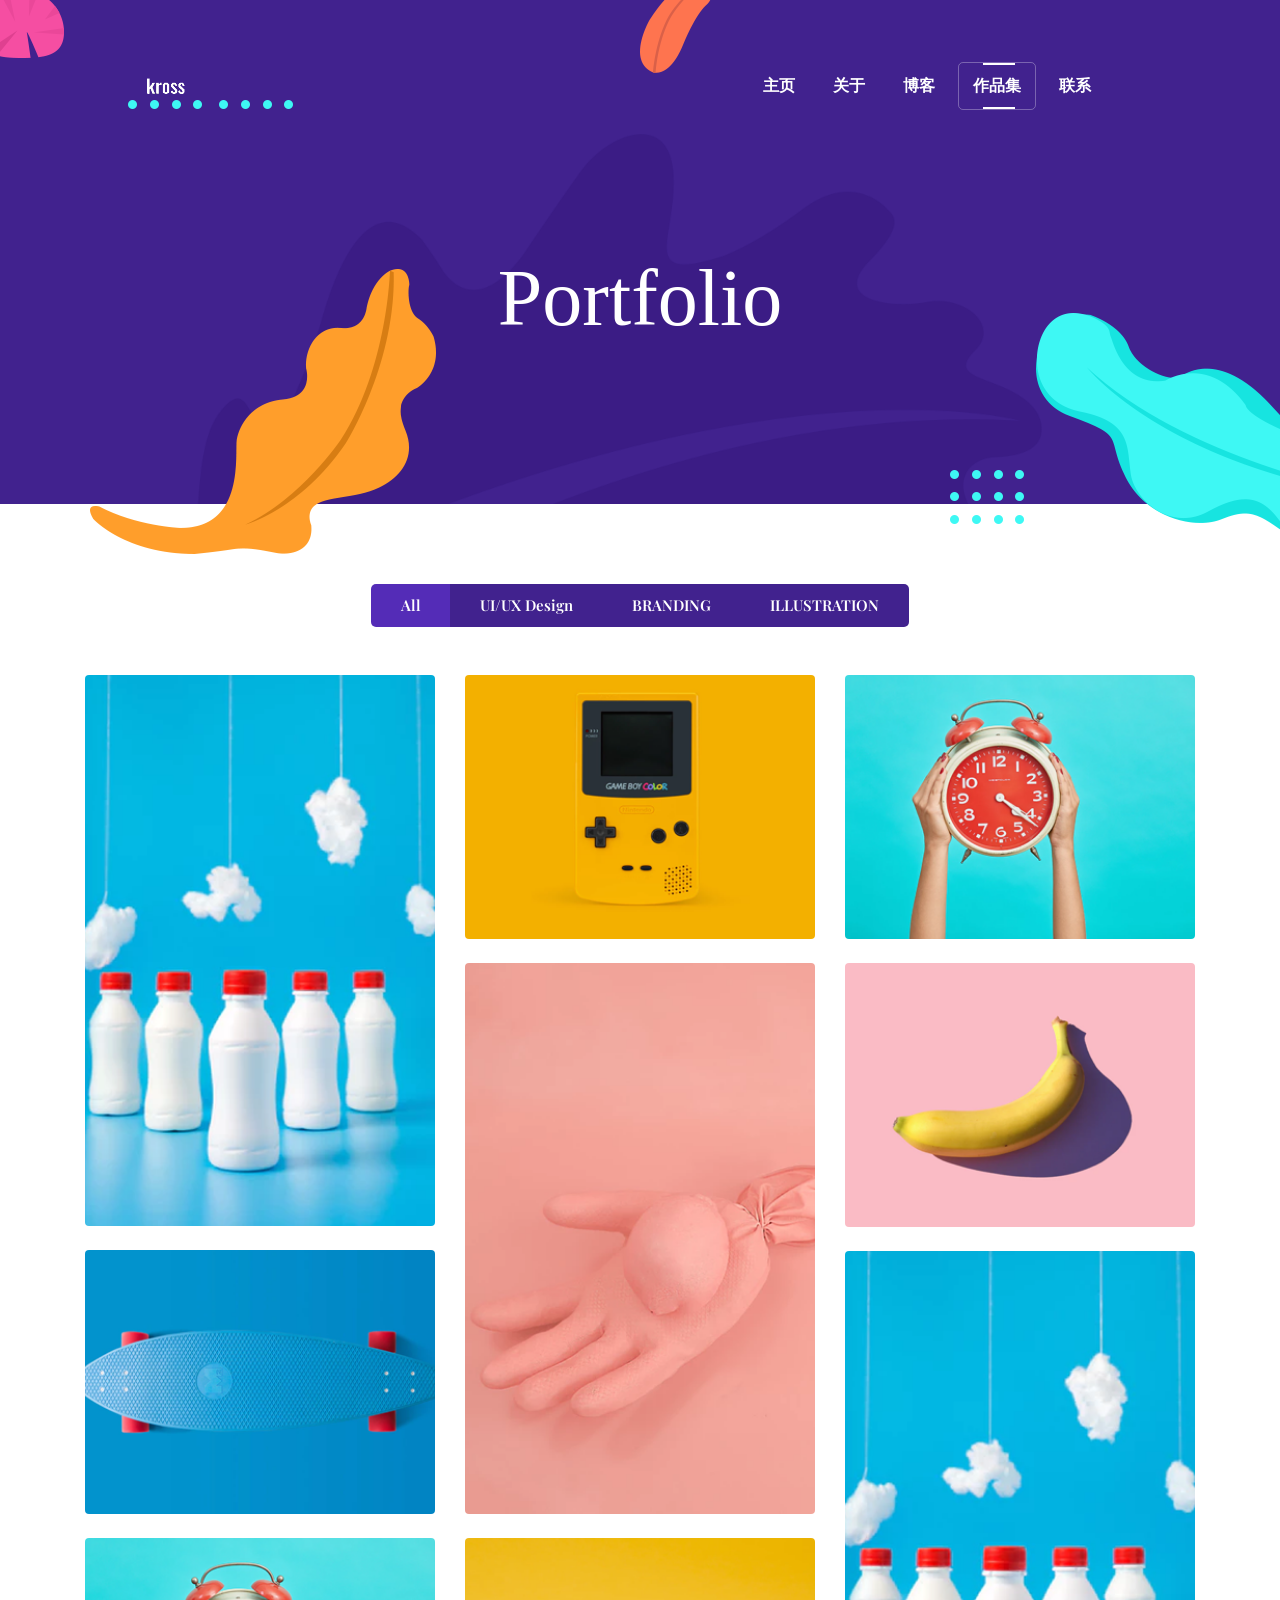
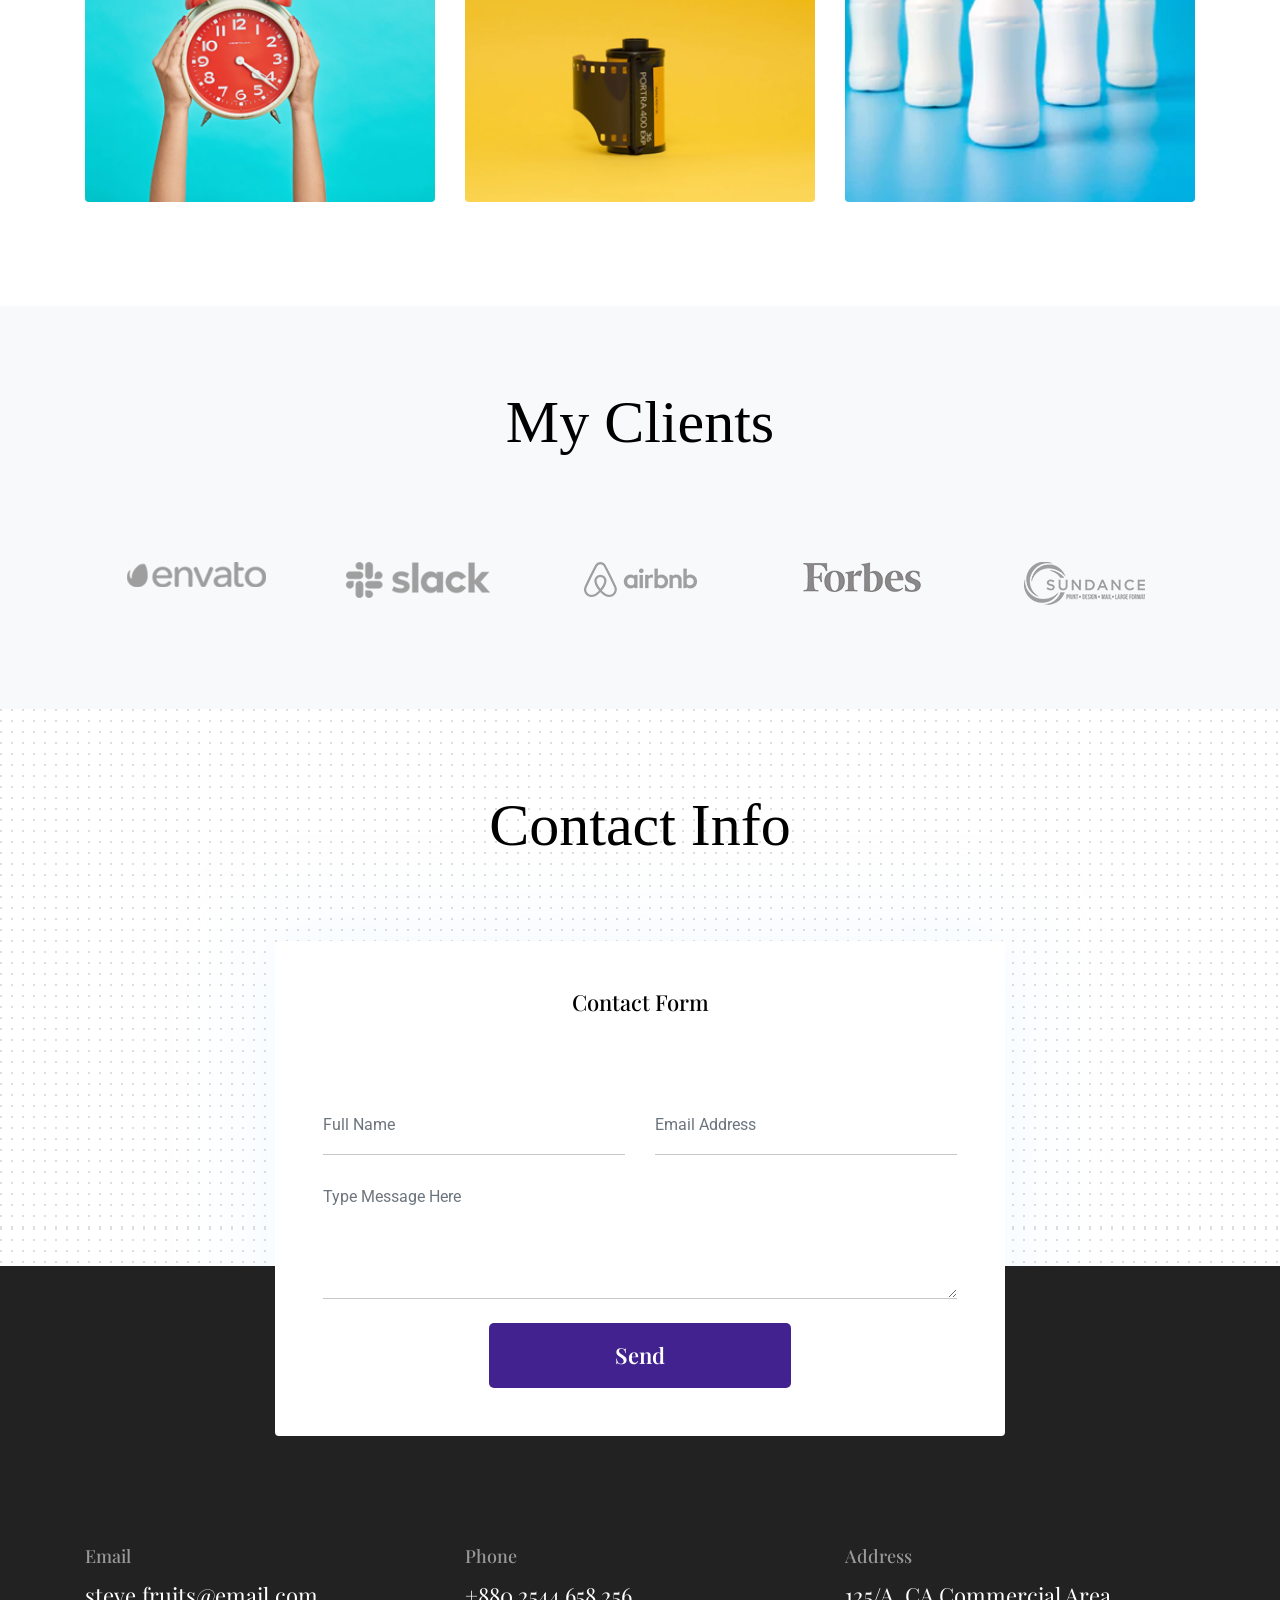
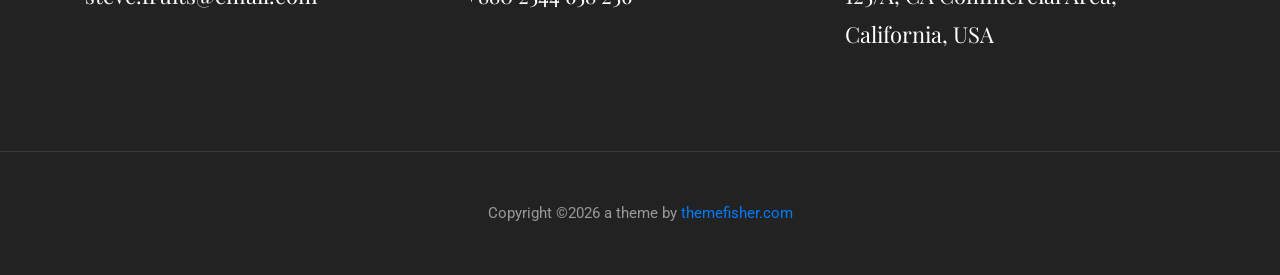
<file: portfolio.html>
<!DOCTYPE html>
<html lang="zxx">

<head>
  <meta charset="utf-8">
  <title>Kross | Portfolio Template</title>

  <!-- mobile responsive meta -->
  <meta name="viewport" content="width=device-width, initial-scale=1">
  <meta name="viewport" content="width=device-width, initial-scale=1, maximum-scale=1">
  
  <!-- ** Plugins Needed for the Project ** -->
  <link rel="stylesheet" href="./css/style2.css">
  <!-- Bootstrap -->
  <link rel="stylesheet" href="plugins/bootstrap/bootstrap.min.css">
  <!-- slick slider -->
  <link rel="stylesheet" href="plugins/slick/slick.css">
  <!-- themefy-icon -->
  <link rel="stylesheet" href="plugins/themify-icons/themify-icons.css">

  <!-- Main Stylesheet -->
  <link href="css/style.css" rel="stylesheet">
  
  <!--Favicon-->
  <link rel="shortcut icon" href="images/favicon.ico" type="image/x-icon">
  <link rel="icon" href="images/favicon.ico" type="image/x-icon">

</head>

<body>
  

<header class="navigation fixed-top">
  <nav class="navbar navbar-expand-lg navbar-dark">
    <a class="navbar-brand font-tertiary h3" href="index.html"><img src="images/logo.png" alt="Myself"></a>
    <button class="navbar-toggler" type="button" data-toggle="collapse" data-target="#navigation"
      aria-controls="navigation" aria-expanded="false" aria-label="Toggle navigation">
      <span class="navbar-toggler-icon"></span>
    </button>

    <div class="collapse navbar-collapse text-center" id="navigation">
      <ul class="navbar-nav ml-auto">
        <li class="nav-item">
          <a class="nav-link" href="index.html">主页</a>
        </li>
        <li class="nav-item">
          <a class="nav-link" href="about.html">关于</a>
        </li>
        <li class="nav-item">
          <a class="nav-link" href="blog.html">博客</a>
        </li>
        <li class="nav-item active">
          <a class="nav-link" href="portfolio.html">作品集</a>
        </li>
        <li class="nav-item">
          <a class="nav-link" href="contact.html">联系</a>
        </li>
      </ul>
    </div>
  </nav>
</header>

<!-- page title -->
<section class="page-title bg-primary position-relative">
  <div class="container">
    <div class="row">
      <div class="col-12 text-center">
        <h1 class="text-white font-tertiary">Portfolio</h1>
      </div>
    </div>
  </div>
  <!-- background shapes -->
  <img src="images/illustrations/page-title.png" alt="illustrations" class="bg-shape-1 w-100">
  <img src="images/illustrations/leaf-pink-round.png" alt="illustrations" class="bg-shape-2">
  <img src="images/illustrations/dots-cyan.png" alt="illustrations" class="bg-shape-3">
  <img src="images/illustrations/leaf-orange.png" alt="illustrations" class="bg-shape-4">
  <img src="images/illustrations/leaf-yellow.png" alt="illustrations" class="bg-shape-5">
  <img src="images/illustrations/dots-group-cyan.png" alt="illustrations" class="bg-shape-6">
  <img src="images/illustrations/leaf-cyan-lg.png" alt="illustrations" class="bg-shape-7">
</section>
<!-- /page title -->

<!-- portfolio -->
<section class="section">
  <div class="container">
    <div class="row mb-5">
      <div class="col-12">
        <div class="btn-group btn-group-toggle justify-content-center d-flex" data-toggle="buttons">
          <label class="btn btn-sm btn-primary active">
            <input type="radio" name="shuffle-filter" value="all" checked="checked" />All
          </label>
          <label class="btn btn-sm btn-primary">
            <input type="radio" name="shuffle-filter" value="design" />UI/UX Design
          </label>
          <label class="btn btn-sm btn-primary">
            <input type="radio" name="shuffle-filter" value="branding" />BRANDING
          </label>
          <label class="btn btn-sm btn-primary">
            <input type="radio" name="shuffle-filter" value="illustration" />ILLUSTRATION
          </label>
        </div>
      </div>
    </div>
    <div class="row shuffle-wrapper">
      <div class="col-lg-4 col-6 mb-4 shuffle-item" data-groups="[&quot;design&quot;,&quot;illustration&quot;]">
        <div class="position-relative rounded hover-wrapper">
          <img src="images/portfolio/item-1.png" alt="portfolio-image" class="img-fluid rounded w-100 d-block">
          <div class="hover-overlay">
            <div class="hover-content">
              <a class="btn btn-light btn-sm" href="project-single.html">view project</a>
            </div>
          </div>
        </div>
      </div>
      <div class="col-lg-4 col-6 mb-4 shuffle-item" data-groups="[&quot;branding&quot;]">
        <div class="position-relative rounded hover-wrapper">
          <img src="images/portfolio/item-2.png" alt="portfolio-image" class="img-fluid rounded w-100 d-block">
          <div class="hover-overlay">
            <div class="hover-content">
              <a class="btn btn-light btn-sm" href="project-single.html">view project</a>
            </div>
          </div>
        </div>
      </div>
      <div class="col-lg-4 col-6 mb-4 shuffle-item" data-groups="[&quot;illustration&quot;]">
        <div class="position-relative rounded hover-wrapper">
          <img src="images/portfolio/item-3.png" alt="portfolio-image" class="img-fluid rounded w-100 d-block">
          <div class="hover-overlay">
            <div class="hover-content">
              <a class="btn btn-light btn-sm" href="project-single.html">view project</a>
            </div>
          </div>
        </div>
      </div>
      <div class="col-lg-4 col-6 mb-4 shuffle-item" data-groups="[&quot;design&quot;,&quot;branding&quot;]">
        <div class="position-relative rounded hover-wrapper">
          <img src="images/portfolio/item-6.png" alt="portfolio-image" class="img-fluid rounded w-100 d-block">
          <div class="hover-overlay">
            <div class="hover-content">
              <a class="btn btn-light btn-sm" href="project-single.html">view project</a>
            </div>
          </div>
        </div>
      </div>
      <div class="col-lg-4 col-6 mb-4 shuffle-item" data-groups="[&quot;illustration&quot;]">
        <div class="position-relative rounded hover-wrapper">
          <img src="images/portfolio/item-8.png" alt="portfolio-image" class="img-fluid rounded w-100 d-block">
          <div class="hover-overlay">
            <div class="hover-content">
              <a class="btn btn-light btn-sm" href="project-single.html">view project</a>
            </div>
          </div>
        </div>
      </div>
      <div class="col-lg-4 col-6 mb-4 shuffle-item" data-groups="[&quot;design&quot;]">
        <div class="position-relative rounded hover-wrapper">
          <img src="images/portfolio/item-5.png" alt="portfolio-image" class="img-fluid rounded w-100 d-block">
          <div class="hover-overlay">
            <div class="hover-content">
              <a class="btn btn-light btn-sm" href="project-single.html">view project</a>
            </div>
          </div>
        </div>
      </div>
      <div class="col-lg-4 col-6 mb-4 shuffle-item" data-groups="[&quot;branding&quot;]">
        <div class="position-relative rounded hover-wrapper">
          <img src="images/portfolio/item-1.png" alt="portfolio-image" class="img-fluid rounded w-100 d-block">
          <div class="hover-overlay">
            <div class="hover-content">
              <a class="btn btn-light btn-sm" href="project-single.html">view project</a>
            </div>
          </div>
        </div>
      </div>
      <div class="col-lg-4 col-6 mb-4 shuffle-item" data-groups="[&quot;design&quot;,&quot;illustration&quot;,&quot;branding&quot;]">
        <div class="position-relative rounded hover-wrapper">
          <img src="images/portfolio/item-3.png" alt="portfolio-image" class="img-fluid rounded w-100 d-block">
          <div class="hover-overlay">
            <div class="hover-content">
              <a class="btn btn-light btn-sm" href="project-single.html">view project</a>
            </div>
          </div>
        </div>
      </div>
      <div class="col-lg-4 col-6 mb-4 shuffle-item illustration" data-groups="[&quot;illustration&quot;]">
        <div class="position-relative rounded hover-wrapper">
          <img src="images/portfolio/item-7.png" alt="portfolio-image" class="img-fluid rounded w-100 d-block">
          <div class="hover-overlay">
            <div class="hover-content">
              <a class="btn btn-light btn-sm" href="project-single.html">view project</a>
            </div>
          </div>
        </div>
      </div>
    </div>
  </div>
</section>
<!-- /portfolio -->

<!-- clients -->
<section class="section bg-light">
  <div class="container">
    <div class="row">
      <div class="col-12 text-center">
        <h2 class="section-title">My Clients</h2>
      </div>
    </div>
    <div class="row">
      <div class="col-12">
        <div class="client-logo-slider d-flex align-items-center">
          <a href="#" class="text-center d-block outline-0 p-4"><img class="d-unset img-fluid"
              src="images/clients-logo/client-logo-1.png" alt="client-logo"></a>
          <a href="#" class="text-center d-block outline-0 p-4"><img class="d-unset img-fluid"
              src="images/clients-logo/client-logo-2.png" alt="client-logo"></a>
          <a href="#" class="text-center d-block outline-0 p-4"><img class="d-unset img-fluid"
              src="images/clients-logo/client-logo-3.png" alt="client-logo"></a>
          <a href="#" class="text-center d-block outline-0 p-4"><img class="d-unset img-fluid"
              src="images/clients-logo/client-logo-4.png" alt="client-logo"></a>
          <a href="#" class="text-center d-block outline-0 p-4"><img class="d-unset img-fluid"
              src="images/clients-logo/client-logo-5.png" alt="client-logo"></a>
          <a href="#" class="text-center d-block outline-0 p-4"><img class="d-unset img-fluid"
              src="images/clients-logo/client-logo-1.png" alt="client-logo"></a>
          <a href="#" class="text-center d-block outline-0 p-4"><img class="d-unset img-fluid"
              src="images/clients-logo/client-logo-2.png" alt="client-logo"></a>
          <a href="#" class="text-center d-block outline-0 p-4"><img class="d-unset img-fluid"
              src="images/clients-logo/client-logo-3.png" alt="client-logo"></a>
          <a href="#" class="text-center d-block outline-0 p-4"><img class="d-unset img-fluid"
              src="images/clients-logo/client-logo-4.png" alt="client-logo"></a>
          <a href="#" class="text-center d-block outline-0 p-4"><img class="d-unset img-fluid"
              src="images/clients-logo/client-logo-5.png" alt="client-logo"></a>
        </div>
      </div>
    </div>
  </div>
</section>
<!-- /clients -->

<!-- contact -->
<section class="section section-on-footer" data-background="images/backgrounds/bg-dots.png">
  <div class="container">
    <div class="row">
      <div class="col-12 text-center">
        <h2 class="section-title">Contact Info</h2>
      </div>
      <div class="col-lg-8 mx-auto">
        <div class="bg-white rounded text-center p-5 shadow-down">
          <h4 class="mb-80">Contact Form</h4>
          <form action="#" class="row">
            <div class="col-md-6">
              <input type="text" id="name" name="name" placeholder="Full Name" class="form-control px-0 mb-4">
            </div>
            <div class="col-md-6">
              <input type="email" id="email" name="email" placeholder="Email Address" class="form-control px-0 mb-4">
            </div>
            <div class="col-12">
              <textarea name="message" id="message" class="form-control px-0 mb-4"
                placeholder="Type Message Here"></textarea>
            </div>
            <div class="col-lg-6 col-10 mx-auto">
              <button class="btn btn-primary w-100">send</button>
            </div>
          </form>
        </div>
      </div>
    </div>
  </div>
</section>
<!-- /contact -->

<!-- footer -->
<footer class="bg-dark footer-section">
  <div class="section">
    <div class="container">
      <div class="row">
        <div class="col-md-4">
          <h5 class="text-light">Email</h5>
          <p class="text-white paragraph-lg font-secondary">steve.fruits@email.com</p>
        </div>
        <div class="col-md-4">
          <h5 class="text-light">Phone</h5>
          <p class="text-white paragraph-lg font-secondary">+880 2544 658 256</p>
        </div>
        <div class="col-md-4">
          <h5 class="text-light">Address</h5>
          <p class="text-white paragraph-lg font-secondary">125/A, CA Commercial Area, California, USA</p>
        </div>
      </div>
    </div>
  </div>
  <div class="border-top text-center border-dark py-5">
    <p class="mb-0 text-light">Copyright ©<script>
        var CurrentYear = new Date().getFullYear()
        document.write(CurrentYear)
      </script> a theme by <a href="https://themefisher.com">themefisher.com</a></p>
  </div>
</footer>
<!-- /footer -->

<!-- jQuery -->
<script src="plugins/jQuery/jquery.min.js"></script>
<!-- Bootstrap JS -->
<script src="plugins/bootstrap/bootstrap.min.js"></script>
<!-- slick slider -->
<script src="plugins/slick/slick.min.js"></script>
<!-- filter -->
<script src="plugins/shuffle/shuffle.min.js"></script>

<!-- Main Script -->
<script src="js/script.js"></script>

</body>
</html>
</file>
<file: css/style2.css>
@import "https://fonts.googleapis.com/css?family=Poppins:300,400,500,600,700,800";

body {
	font-family: poppins,sans-serif;
	font-weight: 400;
	font-style: normal;
	color: #121212
}

* {
	margin: 0;
	padding: 0;
	-webkit-box-sizing: border-box;
	-moz-box-sizing: border-box;
	box-sizing: border-box
}

img {
	max-width: 100%
}

a:focus,input:focus,textarea:focus,button:focus {
	text-decoration: none;
	outline: none
}

a:focus,a:hover {
	text-decoration: none
}

i,span,a {
	display: inline-block
}

h1,h2,h3,h4,h5,h6 {
	font-family: poppins,sans-serif;
	font-weight: 600;
	color: #121212;
	margin: 0
}

h1 {
	font-size: 48px
}

h2 {
	font-size: 36px
}

h3 {
	font-size: 28px
}

h4 {
	font-size: 22px
}

h5 {
	font-size: 18px
}

h6 {
	font-size: 16px
}

ul,ol {
	margin: 0;
	padding: 0;
	list-style-type: none
}

p {
	font-size: 16px;
	font-weight: 400;
	line-height: 24px;
	color: #121212;
	margin: 0
}

.bg_cover {
	background-position: center center;
	background-size: cover;
	background-repeat: no-repeat;
	width: 100%;
	height: 100%
}

.section-title .title {
	font-size: 50px;
	font-weight: 600;
	line-height: 55px;
	color: #121212
}

@media(max-width:767px) {
	.section-title .title {
		font-size: 30px;
		line-height: 40px
	}
}

.section-title .text {
	font-size: 16px;
	line-height: 24px;
	color: #6c6c6c;
	margin-top: 24px
}

.buttons-title .title {
	font-size: 36px;
	line-height: 45px;
	color: #6c6c6c
}

@media(max-width:767px) {
	.buttons-title .title {
		font-size: 24px;
		line-height: 35
	}
}

.main-btn {
	display: inline-block;
	font-weight: 700;
	text-align: center;
	white-space: nowrap;
	vertical-align: middle;
	-webkit-user-select: none;
	-moz-user-select: none;
	-ms-user-select: none;
	user-select: none;
	border: 2px solid transparent;
	padding: 0 32px;
	font-size: 16px;
	line-height: 48px;
	color: #41228e;
	cursor: pointer;
	z-index: 5;
	-webkit-transition: all .4s ease-out 0s;
	-moz-transition: all .4s ease-out 0s;
	-ms-transition: all .4s ease-out 0s;
	-o-transition: all .4s ease-out 0s;
	transition: all .4s ease-out 0s;
	position: relative;
	text-transform: uppercase
}

@media(max-width:767px) {
	.main-btn {
		font-size: 14px;
		padding: 0 20px;
		line-height: 40px
	}
}

.standard-buttons ul li {
	display: inline-block;
	margin-left: 18px;
	margin-top: 20px
}

@media(max-width:767px) {
	.standard-buttons ul li {
		margin-left: 0
	}
}

.standard-buttons ul li:first-child {
	margin-left: 0
}

.standard-buttons .standard-one {
	border-color: #41228e
}

.standard-buttons .standard-one:hover {
	color: #fff;
	background-color: #41228e
}

.standard-buttons .standard-two {
	color: #fff;
	background-color: #41228e;
	border-color: #41228e
}

.standard-buttons .standard-two:hover {
	color: #41228e;
	background-color: transparent
}

.standard-buttons .standard-three {
	overflow: hidden;
	line-height: 50px;
	color: #fff;
	background: -webkit-linear-gradient(left,#41228e 0%,#2bdbdc 100%);
	background: -o-linear-gradient(left,#41228e 0%,#2bdbdc 100%);
	background: linear-gradient(to right,#41228e 0%,#2bdbdc 100%);
	border: 0;
	line-height: 52px
}

.standard-buttons .standard-three:hover {
	background: -webkit-linear-gradient(right,#41228e 0%,#2bdbdc 100%);
	background: -o-linear-gradient(right,#41228e 0%,#2bdbdc 100%);
	background: linear-gradient(to left,#41228e 0%,#2bdbdc 100%)
}

.standard-buttons .standard-four {
	border-color: #41228e;
	padding-left: 60px
}

@media(max-width:767px) {
	.standard-buttons .standard-four {
		padding-left: 40px
	}
}

.standard-buttons .standard-four span {
	position: absolute;
	top: 50%;
	-webkit-transform: translateY(-50%);
	-moz-transform: translateY(-50%);
	-ms-transform: translateY(-50%);
	-o-transform: translateY(-50%);
	transform: translateY(-50%);
	overflow: hidden;
	left: 30px;
	line-height: normal
}

@media(max-width:767px) {
	.standard-buttons .standard-four span {
		left: 15px
	}
}

.standard-buttons .standard-four:hover {
	color: #fff;
	background-color: #41228e
}

.standard-buttons .standard-four:hover i {
	animation: iconTranslateY .5s forwards
}

.standard-buttons .standard-five {
	color: #fff;
	background-color: #41228e;
	border-color: #41228e;
	padding-left: 60px
}

@media(max-width:767px) {
	.standard-buttons .standard-five {
		padding-left: 40px
	}
}

.standard-buttons .standard-five span {
	position: absolute;
	top: 50%;
	-webkit-transform: translateY(-50%);
	-moz-transform: translateY(-50%);
	-ms-transform: translateY(-50%);
	-o-transform: translateY(-50%);
	transform: translateY(-50%);
	overflow: hidden;
	left: 30px;
	line-height: normal
}

@media(max-width:767px) {
	.standard-buttons .standard-five span {
		left: 15px
	}
}

.standard-buttons .standard-five:hover {
	color: #41228e;
	background-color: transparent
}

.standard-buttons .standard-five:hover i {
	animation: iconTranslateY .5s forwards
}

.standard-buttons .standard-six {
	padding-right: 60px;
	overflow: hidden;
	line-height: 50px;
	color: #fff;
	background: -webkit-linear-gradient(left,#41228e 0%,#2bdbdc 100%);
	background: -o-linear-gradient(left,#41228e 0%,#2bdbdc 100%);
	background: linear-gradient(to right,#41228e 0%,#2bdbdc 100%);
	border: 0;
	line-height: 52px
}

@media(max-width:767px) {
	.standard-buttons .standard-six {
		padding-right: 40px
	}
}

.standard-buttons .standard-six span {
	position: absolute;
	top: 50%;
	-webkit-transform: translateY(-50%);
	-moz-transform: translateY(-50%);
	-ms-transform: translateY(-50%);
	-o-transform: translateY(-50%);
	transform: translateY(-50%);
	overflow: hidden;
	right: 30px;
	line-height: normal
}

@media(max-width:767px) {
	.standard-buttons .standard-six span {
		right: 15px
	}
}

.standard-buttons .standard-six:hover {
	background: -webkit-linear-gradient(right,#41228e 0%,#2bdbdc 100%);
	background: -o-linear-gradient(right,#41228e 0%,#2bdbdc 100%);
	background: linear-gradient(to left,#41228e 0%,#2bdbdc 100%)
}

.standard-buttons .standard-six:hover i {
	-webkit-animation: iconTranslateY .5s forwards;
	-moz-animation: iconTranslateY .5s forwards;
	-o-animation: iconTranslateY .5s forwards;
	animation: iconTranslateY .5s forwards
}

.light-rounded-buttons ul li {
	display: inline-block;
	margin-left: 18px;
	margin-top: 20px
}

@media(max-width:767px) {
	.light-rounded-buttons ul li {
		margin-left: 0
	}
}

.light-rounded-buttons ul li:first-child {
	margin-left: 0
}

.light-rounded-buttons a.main-btn {
	border-radius: 5px
}

.light-rounded-buttons .light-rounded-one {
	border-color: #41228e
}

.light-rounded-buttons .light-rounded-one:hover {
	color: #fff;
	background-color: #41228e
}

.light-rounded-buttons .light-rounded-two {
	color: #fff;
	background-color: #41228e;
	border-color: #41228e
}

.light-rounded-buttons .light-rounded-two:hover {
	color: #41228e;
	background-color: transparent
}

.light-rounded-buttons .light-rounded-three {
	overflow: hidden;
	line-height: 50px;
	color: #fff;
	background: -webkit-linear-gradient(left,#41228e 0%,#2bdbdc 100%);
	background: -o-linear-gradient(left,#41228e 0%,#2bdbdc 100%);
	background: linear-gradient(to right,#41228e 0%,#2bdbdc 100%);
	line-height: 52px;
	border: 0
}

.light-rounded-buttons .light-rounded-three:hover {
	background: -webkit-linear-gradient(right,#41228e 0%,#2bdbdc 100%);
	background: -o-linear-gradient(right,#41228e 0%,#2bdbdc 100%);
	background: linear-gradient(to left,#41228e 0%,#2bdbdc 100%)
}

.light-rounded-buttons .light-rounded-four {
	border-color: #41228e;
	padding-left: 60px
}

@media(max-width:767px) {
	.light-rounded-buttons .light-rounded-four {
		padding-left: 40px
	}
}

.light-rounded-buttons .light-rounded-four span {
	position: absolute;
	top: 50%;
	-webkit-transform: translateY(-50%);
	-moz-transform: translateY(-50%);
	-ms-transform: translateY(-50%);
	-o-transform: translateY(-50%);
	transform: translateY(-50%);
	overflow: hidden;
	left: 30px;
	line-height: normal
}

@media(max-width:767px) {
	.light-rounded-buttons .light-rounded-four span {
		left: 15px
	}
}

.light-rounded-buttons .light-rounded-four:hover {
	color: #fff;
	background-color: #41228e
}

.light-rounded-buttons .light-rounded-four:hover i {
	-webkit-animation: iconTranslateY .5s forwards;
	-moz-animation: iconTranslateY .5s forwards;
	-o-animation: iconTranslateY .5s forwards;
	animation: iconTranslateY .5s forwards
}

.light-rounded-buttons .light-rounded-five {
	color: #fff;
	background-color: #41228e;
	border-color: #41228e;
	padding-left: 60px
}

@media(max-width:767px) {
	.light-rounded-buttons .light-rounded-five {
		padding-left: 40px
	}
}

.light-rounded-buttons .light-rounded-five span {
	position: absolute;
	top: 50%;
	-webkit-transform: translateY(-50%);
	-moz-transform: translateY(-50%);
	-ms-transform: translateY(-50%);
	-o-transform: translateY(-50%);
	transform: translateY(-50%);
	overflow: hidden;
	left: 30px;
	line-height: normal
}

@media(max-width:767px) {
	.light-rounded-buttons .light-rounded-five span {
		left: 15px
	}
}

.light-rounded-buttons .light-rounded-five:hover {
	color: #41228e;
	background-color: transparent
}

.light-rounded-buttons .light-rounded-five:hover i {
	-webkit-animation: iconTranslateY .5s forwards;
	-moz-animation: iconTranslateY .5s forwards;
	-o-animation: iconTranslateY .5s forwards;
	animation: iconTranslateY .5s forwards
}

.light-rounded-buttons .light-rounded-six {
	padding-right: 60px;
	overflow: hidden;
	line-height: 50px;
	color: #fff;
	background: -webkit-linear-gradient(left,#41228e 0%,#2bdbdc 100%);
	background: -o-linear-gradient(left,#41228e 0%,#2bdbdc 100%);
	background: linear-gradient(to right,#41228e 0%,#2bdbdc 100%);
	line-height: 52px;
	border: 0
}

@media(max-width:767px) {
	.light-rounded-buttons .light-rounded-six {
		padding-right: 40px
	}
}

.light-rounded-buttons .light-rounded-six span {
	position: absolute;
	top: 50%;
	-webkit-transform: translateY(-50%);
	-moz-transform: translateY(-50%);
	-ms-transform: translateY(-50%);
	-o-transform: translateY(-50%);
	transform: translateY(-50%);
	overflow: hidden;
	right: 30px;
	line-height: normal
}

@media(max-width:767px) {
	.light-rounded-buttons .light-rounded-six span {
		right: 15px
	}
}

.light-rounded-buttons .light-rounded-six:hover {
	background: -webkit-linear-gradient(right,#41228e 0%,#2bdbdc 100%);
	background: -o-linear-gradient(right,#41228e 0%,#2bdbdc 100%);
	background: linear-gradient(to left,#41228e 0%,#2bdbdc 100%)
}

.light-rounded-buttons .light-rounded-six:hover i {
	-webkit-animation: iconTranslateY .5s forwards;
	-moz-animation: iconTranslateY .5s forwards;
	-o-animation: iconTranslateY .5s forwards;
	animation: iconTranslateY .5s forwards
}

.semi-rounded-buttons ul li {
	display: inline-block;
	margin-left: 18px;
	margin-top: 20px
}

@media(max-width:767px) {
	.semi-rounded-buttons ul li {
		margin-left: 0
	}
}

.semi-rounded-buttons ul li:first-child {
	margin-left: 0
}

.semi-rounded-buttons a.main-btn {
	border-radius: 10px
}

.semi-rounded-buttons .semi-rounded-one {
	border-color: #41228e
}

.semi-rounded-buttons .semi-rounded-one:hover {
	color: #fff;
	background-color: #41228e
}

.semi-rounded-buttons .semi-rounded-two {
	color: #fff;
	background-color: #41228e;
	border-color: #41228e
}

.semi-rounded-buttons .semi-rounded-two:hover {
	color: #41228e;
	background-color: transparent
}

.semi-rounded-buttons .semi-rounded-three {
	overflow: hidden;
	line-height: 52px;
	background: -webkit-linear-gradient(left,#41228e 0%,#2bdbdc 100%);
	background: -o-linear-gradient(left,#41228e 0%,#2bdbdc 100%);
	background: linear-gradient(to right,#41228e 0%,#2bdbdc 100%);
	border: 0;
	color: #fff
}

.semi-rounded-buttons .semi-rounded-three:hover {
	background: -webkit-linear-gradient(right,#41228e 0%,#2bdbdc 100%);
	background: -o-linear-gradient(right,#41228e 0%,#2bdbdc 100%);
	background: linear-gradient(to left,#41228e 0%,#2bdbdc 100%)
}

.semi-rounded-buttons .semi-rounded-four {
	border-color: #41228e;
	padding-left: 60px
}

@media(max-width:767px) {
	.semi-rounded-buttons .semi-rounded-four {
		padding-left: 40px
	}
}

.semi-rounded-buttons .semi-rounded-four span {
	position: absolute;
	top: 50%;
	-webkit-transform: translateY(-50%);
	-moz-transform: translateY(-50%);
	-ms-transform: translateY(-50%);
	-o-transform: translateY(-50%);
	transform: translateY(-50%);
	overflow: hidden;
	left: 30px;
	line-height: normal
}

@media(max-width:767px) {
	.semi-rounded-buttons .semi-rounded-four span {
		left: 15px
	}
}

.semi-rounded-buttons .semi-rounded-four:hover {
	color: #fff;
	background-color: #41228e
}

.semi-rounded-buttons .semi-rounded-four:hover i {
	-webkit-animation: iconTranslateY .5s forwards;
	-moz-animation: iconTranslateY .5s forwards;
	-o-animation: iconTranslateY .5s forwards;
	animation: iconTranslateY .5s forwards
}

.semi-rounded-buttons .semi-rounded-five {
	color: #fff;
	background-color: #41228e;
	border-color: #41228e;
	padding-left: 60px
}

@media(max-width:767px) {
	.semi-rounded-buttons .semi-rounded-five {
		padding-left: 40px
	}
}

.semi-rounded-buttons .semi-rounded-five span {
	position: absolute;
	top: 50%;
	-webkit-transform: translateY(-50%);
	-moz-transform: translateY(-50%);
	-ms-transform: translateY(-50%);
	-o-transform: translateY(-50%);
	transform: translateY(-50%);
	overflow: hidden;
	left: 30px;
	line-height: normal
}

@media(max-width:767px) {
	.semi-rounded-buttons .semi-rounded-five span {
		left: 15px
	}
}

.semi-rounded-buttons .semi-rounded-five:hover {
	color: #41228e;
	background-color: transparent
}

.semi-rounded-buttons .semi-rounded-five:hover i {
	-webkit-animation: iconTranslateY .5s forwards;
	-moz-animation: iconTranslateY .5s forwards;
	-o-animation: iconTranslateY .5s forwards;
	animation: iconTranslateY .5s forwards
}

.semi-rounded-buttons .semi-rounded-six {
	padding-right: 60px;
	overflow: hidden;
	line-height: 52px;
	background: -webkit-linear-gradient(left,#41228e 0%,#2bdbdc 100%);
	background: -o-linear-gradient(left,#41228e 0%,#2bdbdc 100%);
	background: linear-gradient(to right,#41228e 0%,#2bdbdc 100%);
	border: 0;
	color: #fff
}

@media(max-width:767px) {
	.semi-rounded-buttons .semi-rounded-six {
		padding-right: 40px
	}
}

.semi-rounded-buttons .semi-rounded-six span {
	position: absolute;
	top: 50%;
	-webkit-transform: translateY(-50%);
	-moz-transform: translateY(-50%);
	-ms-transform: translateY(-50%);
	-o-transform: translateY(-50%);
	transform: translateY(-50%);
	overflow: hidden;
	right: 30px;
	line-height: normal
}

@media(max-width:767px) {
	.semi-rounded-buttons .semi-rounded-six span {
		right: 15px
	}
}

.semi-rounded-buttons .semi-rounded-six:hover {
	background: -webkit-linear-gradient(right,#41228e 0%,#2bdbdc 100%);
	background: -o-linear-gradient(right,#41228e 0%,#2bdbdc 100%);
	background: linear-gradient(to left,#41228e 0%,#2bdbdc 100%)
}

.semi-rounded-buttons .semi-rounded-six:hover i {
	-webkit-animation: iconTranslateY .5s forwards;
	-moz-animation: iconTranslateY .5s forwards;
	-o-animation: iconTranslateY .5s forwards;
	animation: iconTranslateY .5s forwards
}

.rounded-buttons ul li {
	display: inline-block;
	margin-left: 18px;
	margin-top: 20px
}

@media(max-width:767px) {
	.rounded-buttons ul li {
		margin-left: 0
	}
}

.rounded-buttons ul li:first-child {
	margin-left: 0
}

.rounded-buttons a.main-btn {
	border-radius: 50px
}

.rounded-buttons .rounded-one {
	border-color: #41228e
}

.rounded-buttons .rounded-one:hover {
	color: #fff;
	background-color: #41228e
}

.rounded-buttons .rounded-two {
	color: #fff;
	background-color: #41228e;
	border-color: #41228e
}

.rounded-buttons .rounded-two:hover {
	color: #41228e;
	background-color: transparent
}

.rounded-buttons .rounded-three {
	overflow: hidden;
	line-height: 52px;
	background: -webkit-linear-gradient(left,#41228e 0%,#2bdbdc 100%);
	background: -o-linear-gradient(left,#41228e 0%,#2bdbdc 100%);
	background: linear-gradient(to right,#41228e 0%,#2bdbdc 100%);
	color: #fff;
	border: 0
}

.rounded-buttons .rounded-three:hover {
	background: -webkit-linear-gradient(right,#41228e 0%,#2bdbdc 100%);
	background: -o-linear-gradient(right,#41228e 0%,#2bdbdc 100%);
	background: linear-gradient(to left,#41228e 0%,#2bdbdc 100%)
}

.rounded-buttons .rounded-four {
	border-color: #41228e;
	padding-left: 60px
}

@media(max-width:767px) {
	.rounded-buttons .rounded-four {
		padding-left: 40px
	}
}

.rounded-buttons .rounded-four span {
	position: absolute;
	top: 50%;
	-webkit-transform: translateY(-50%);
	-moz-transform: translateY(-50%);
	-ms-transform: translateY(-50%);
	-o-transform: translateY(-50%);
	transform: translateY(-50%);
	overflow: hidden;
	left: 30px;
	line-height: normal
}

@media(max-width:767px) {
	.rounded-buttons .rounded-four span {
		left: 15px
	}
}

.rounded-buttons .rounded-four:hover {
	color: #fff;
	background-color: #41228e
}

.rounded-buttons .rounded-four:hover i {
	-webkit-animation: iconTranslateY .5s forwards;
	-moz-animation: iconTranslateY .5s forwards;
	-o-animation: iconTranslateY .5s forwards;
	animation: iconTranslateY .5s forwards
}

.rounded-buttons .rounded-five {
	color: #fff;
	background-color: #41228e;
	border-color: #41228e;
	padding-left: 60px
}

@media(max-width:767px) {
	.rounded-buttons .rounded-five {
		padding-left: 40px
	}
}

.rounded-buttons .rounded-five span {
	position: absolute;
	top: 50%;
	-webkit-transform: translateY(-50%);
	-moz-transform: translateY(-50%);
	-ms-transform: translateY(-50%);
	-o-transform: translateY(-50%);
	transform: translateY(-50%);
	overflow: hidden;
	left: 30px;
	line-height: normal
}

@media(max-width:767px) {
	.rounded-buttons .rounded-five span {
		left: 15px
	}
}

.rounded-buttons .rounded-five:hover {
	color: #41228e;
	background-color: transparent
}

.rounded-buttons .rounded-five:hover i {
	-webkit-animation: iconTranslateY .5s forwards;
	-moz-animation: iconTranslateY .5s forwards;
	-o-animation: iconTranslateY .5s forwards;
	animation: iconTranslateY .5s forwards
}

.rounded-buttons .rounded-six {
	padding-right: 60px;
	overflow: hidden;
	line-height: 52px;
	background: -webkit-linear-gradient(left,#41228e 0%,#2bdbdc 100%);
	background: -o-linear-gradient(left,#41228e 0%,#2bdbdc 100%);
	background: linear-gradient(to right,#41228e 0%,#2bdbdc 100%);
	color: #fff;
	border: 0
}

@media(max-width:767px) {
	.rounded-buttons .rounded-six {
		padding-right: 40px
	}
}

.rounded-buttons .rounded-six span {
	position: absolute;
	top: 50%;
	-webkit-transform: translateY(-50%);
	-moz-transform: translateY(-50%);
	-ms-transform: translateY(-50%);
	-o-transform: translateY(-50%);
	transform: translateY(-50%);
	overflow: hidden;
	right: 30px;
	line-height: normal
}

@media(max-width:767px) {
	.rounded-buttons .rounded-six span {
		right: 15px
	}
}

.rounded-buttons .rounded-six:hover {
	background: -webkit-linear-gradient(right,#41228e 0%,#2bdbdc 100%);
	background: -o-linear-gradient(right,#41228e 0%,#2bdbdc 100%);
	background: linear-gradient(to left,#41228e 0%,#2bdbdc 100%)
}

.rounded-buttons .rounded-six:hover i {
	-webkit-animation: iconTranslateY .5s forwards;
	-moz-animation: iconTranslateY .5s forwards;
	-o-animation: iconTranslateY .5s forwards;
	animation: iconTranslateY .5s forwards
}

.success-buttons ul li {
	display: inline-block;
	margin-left: 18px;
	margin-top: 20px
}

@media(max-width:767px) {
	.success-buttons ul li {
		margin-left: 0
	}
}

.success-buttons ul li:first-child {
	margin-left: 0
}

.success-buttons .success-one {
	border-color: #4da422;
	color: #4da422
}

.success-buttons .success-one:hover {
	color: #fff;
	background-color: #4da422
}

.success-buttons .success-two {
	color: #fff;
	background-color: #4da422;
	border-color: #4da422
}

.success-buttons .success-two:hover {
	color: #4da422;
	background-color: transparent
}

.success-buttons .success-three {
	overflow: hidden;
	line-height: 52px;
	color: #fff;
	border: 0;
	background: -webkit-linear-gradient(left,#4da422 0%,#69e02e 100%);
	background: -o-linear-gradient(left,#4da422 0%,#69e02e 100%);
	background: linear-gradient(to right,#4da422 0%,#69e02e 100%)
}

.success-buttons .success-three:hover {
	background: -webkit-linear-gradient(right,#4da422 0%,#69e02e 100%);
	background: -o-linear-gradient(right,#4da422 0%,#69e02e 100%);
	background: linear-gradient(to left,#4da422 0%,#69e02e 100%)
}

.success-buttons .success-four {
	padding-left: 60px;
	border-color: #4da422;
	color: #4da422
}

@media(max-width:767px) {
	.success-buttons .success-four {
		padding-left: 40px
	}
}

.success-buttons .success-four span {
	position: absolute;
	top: 50%;
	-webkit-transform: translateY(-50%);
	-moz-transform: translateY(-50%);
	-ms-transform: translateY(-50%);
	-o-transform: translateY(-50%);
	transform: translateY(-50%);
	overflow: hidden;
	left: 30px;
	line-height: normal
}

@media(max-width:767px) {
	.success-buttons .success-four span {
		left: 15px
	}
}

.success-buttons .success-four:hover {
	color: #fff;
	background-color: #4da422
}

.success-buttons .success-four:hover i {
	-webkit-animation: iconTranslateY .5s forwards;
	-moz-animation: iconTranslateY .5s forwards;
	-o-animation: iconTranslateY .5s forwards;
	animation: iconTranslateY .5s forwards
}

.success-buttons .success-five {
	padding-left: 60px;
	color: #fff;
	background-color: #4da422;
	border-color: #4da422
}

@media(max-width:767px) {
	.success-buttons .success-five {
		padding-left: 40px
	}
}

.success-buttons .success-five span {
	position: absolute;
	top: 50%;
	-webkit-transform: translateY(-50%);
	-moz-transform: translateY(-50%);
	-ms-transform: translateY(-50%);
	-o-transform: translateY(-50%);
	transform: translateY(-50%);
	overflow: hidden;
	left: 30px;
	line-height: normal
}

@media(max-width:767px) {
	.success-buttons .success-five span {
		left: 15px
	}
}

.success-buttons .success-five:hover {
	color: #4da422;
	background-color: transparent
}

.success-buttons .success-five:hover i {
	-webkit-animation: iconTranslateY .5s forwards;
	-moz-animation: iconTranslateY .5s forwards;
	-o-animation: iconTranslateY .5s forwards;
	animation: iconTranslateY .5s forwards
}

.success-buttons .success-six {
	padding-right: 60px;
	overflow: hidden;
	line-height: 52px;
	color: #fff;
	border: 0;
	background: -webkit-linear-gradient(left,#4da422 0%,#69e02e 100%);
	background: -o-linear-gradient(left,#4da422 0%,#69e02e 100%);
	background: linear-gradient(to right,#4da422 0%,#69e02e 100%)
}

@media(max-width:767px) {
	.success-buttons .success-six {
		padding-right: 40px
	}
}

.success-buttons .success-six span {
	position: absolute;
	top: 50%;
	-webkit-transform: translateY(-50%);
	-moz-transform: translateY(-50%);
	-ms-transform: translateY(-50%);
	-o-transform: translateY(-50%);
	transform: translateY(-50%);
	overflow: hidden;
	right: 30px;
	line-height: normal
}

@media(max-width:767px) {
	.success-buttons .success-six span {
		right: 15px
	}
}

.success-buttons .success-six:hover {
	background: -webkit-linear-gradient(right,#4da422 0%,#69e02e 100%);
	background: -o-linear-gradient(right,#4da422 0%,#69e02e 100%);
	background: linear-gradient(to left,#4da422 0%,#69e02e 100%)
}

.success-buttons .success-six:hover i {
	-webkit-animation: iconTranslateY .5s forwards;
	-moz-animation: iconTranslateY .5s forwards;
	-o-animation: iconTranslateY .5s forwards;
	animation: iconTranslateY .5s forwards
}

.warning-buttons ul li {
	display: inline-block;
	margin-left: 18px;
	margin-top: 20px
}

@media(max-width:767px) {
	.warning-buttons ul li {
		margin-left: 0
	}
}

.warning-buttons ul li:first-child {
	margin-left: 0
}

.warning-buttons .warning-one {
	border-color: #ffb400;
	color: #ffb400
}

.warning-buttons .warning-one:hover {
	color: #fff;
	background-color: #ffb400
}

.warning-buttons .warning-two {
	color: #fff;
	background-color: #ffb400;
	border-color: #ffb400
}

.warning-buttons .warning-two:hover {
	color: #ffb400;
	background-color: transparent
}

.warning-buttons .warning-three {
	overflow: hidden;
	line-height: 52px;
	color: #fff;
	border: 0;
	background: -webkit-linear-gradient(left,#ffb400 0%,#f7e500 100%);
	background: -o-linear-gradient(left,#ffb400 0%,#f7e500 100%);
	background: linear-gradient(to right,#ffb400 0%,#f7e500 100%)
}

.warning-buttons .warning-three:hover {
	background: -webkit-linear-gradient(right,#ffb400 0%,#f7e500 100%);
	background: -o-linear-gradient(right,#ffb400 0%,#f7e500 100%);
	background: linear-gradient(to left,#ffb400 0%,#f7e500 100%)
}

.warning-buttons .warning-four {
	padding-left: 60px;
	border-color: #ffb400;
	color: #ffb400
}

@media(max-width:767px) {
	.warning-buttons .warning-four {
		padding-left: 40px
	}
}

.warning-buttons .warning-four span {
	position: absolute;
	top: 50%;
	-webkit-transform: translateY(-50%);
	-moz-transform: translateY(-50%);
	-ms-transform: translateY(-50%);
	-o-transform: translateY(-50%);
	transform: translateY(-50%);
	overflow: hidden;
	left: 30px;
	line-height: normal
}

@media(max-width:767px) {
	.warning-buttons .warning-four span {
		left: 15px
	}
}

.warning-buttons .warning-four:hover {
	color: #fff;
	background-color: #ffb400
}

.warning-buttons .warning-four:hover i {
	-webkit-animation: iconTranslateY .5s forwards;
	-moz-animation: iconTranslateY .5s forwards;
	-o-animation: iconTranslateY .5s forwards;
	animation: iconTranslateY .5s forwards
}

.warning-buttons .warning-five {
	padding-left: 60px;
	color: #fff;
	background-color: #ffb400;
	border-color: #ffb400
}

@media(max-width:767px) {
	.warning-buttons .warning-five {
		padding-left: 40px
	}
}

.warning-buttons .warning-five span {
	position: absolute;
	top: 50%;
	-webkit-transform: translateY(-50%);
	-moz-transform: translateY(-50%);
	-ms-transform: translateY(-50%);
	-o-transform: translateY(-50%);
	transform: translateY(-50%);
	overflow: hidden;
	left: 30px;
	line-height: normal
}

@media(max-width:767px) {
	.warning-buttons .warning-five span {
		left: 15px
	}
}

.warning-buttons .warning-five:hover {
	color: #ffb400;
	background-color: transparent
}

.warning-buttons .warning-five:hover i {
	-webkit-animation: iconTranslateY .5s forwards;
	-moz-animation: iconTranslateY .5s forwards;
	-o-animation: iconTranslateY .5s forwards;
	animation: iconTranslateY .5s forwards
}

.warning-buttons .warning-six {
	padding-right: 60px;
	overflow: hidden;
	line-height: 52px;
	color: #fff;
	border: 0;
	background: -webkit-linear-gradient(left,#ffb400 0%,#f7e500 100%);
	background: -o-linear-gradient(left,#ffb400 0%,#f7e500 100%);
	background: linear-gradient(to right,#ffb400 0%,#f7e500 100%)
}

@media(max-width:767px) {
	.warning-buttons .warning-six {
		padding-right: 40px
	}
}

.warning-buttons .warning-six span {
	position: absolute;
	top: 50%;
	-webkit-transform: translateY(-50%);
	-moz-transform: translateY(-50%);
	-ms-transform: translateY(-50%);
	-o-transform: translateY(-50%);
	transform: translateY(-50%);
	overflow: hidden;
	right: 30px;
	line-height: normal
}

@media(max-width:767px) {
	.warning-buttons .warning-six span {
		right: 15px
	}
}

.warning-buttons .warning-six:hover {
	background: -webkit-linear-gradient(right,#ffb400 0%,#f7e500 100%);
	background: -o-linear-gradient(right,#ffb400 0%,#f7e500 100%);
	background: linear-gradient(to left,#ffb400 0%,#f7e500 100%)
}

.warning-buttons .warning-six:hover i {
	-webkit-animation: iconTranslateY .5s forwards;
	-moz-animation: iconTranslateY .5s forwards;
	-o-animation: iconTranslateY .5s forwards;
	animation: iconTranslateY .5s forwards
}

.info-buttons ul li {
	display: inline-block;
	margin-left: 18px;
	margin-top: 20px
}

@media(max-width:767px) {
	.info-buttons ul li {
		margin-left: 0
	}
}

.info-buttons ul li:first-child {
	margin-left: 0
}

.info-buttons .info-one {
	border-color: #00b8d8;
	color: #00b8d8
}

.info-buttons .info-one:hover {
	color: #fff;
	background-color: #00b8d8
}

.info-buttons .info-two {
	color: #fff;
	background-color: #00b8d8;
	border-color: #00b8d8
}

.info-buttons .info-two:hover {
	color: #00b8d8;
	background-color: transparent
}

.info-buttons .info-three {
	overflow: hidden;
	line-height: 52px;
	color: #fff;
	border: 0;
	background: -webkit-linear-gradient(left,#00b8d8 0%,#32fbfc 100%);
	background: -o-linear-gradient(left,#00b8d8 0%,#32fbfc 100%);
	background: linear-gradient(to right,#00b8d8 0%,#32fbfc 100%)
}

.info-buttons .info-three:hover {
	background: -webkit-linear-gradient(right,#00b8d8 0%,#32fbfc 100%);
	background: -o-linear-gradient(right,#00b8d8 0%,#32fbfc 100%);
	background: linear-gradient(to left,#00b8d8 0%,#32fbfc 100%)
}

.info-buttons .info-four {
	padding-left: 60px;
	border-color: #00b8d8;
	color: #00b8d8
}

@media(max-width:767px) {
	.info-buttons .info-four {
		padding-left: 40px
	}
}

.info-buttons .info-four span {
	position: absolute;
	top: 50%;
	-webkit-transform: translateY(-50%);
	-moz-transform: translateY(-50%);
	-ms-transform: translateY(-50%);
	-o-transform: translateY(-50%);
	transform: translateY(-50%);
	overflow: hidden;
	left: 30px;
	line-height: normal
}

@media(max-width:767px) {
	.info-buttons .info-four span {
		left: 15px
	}
}

.info-buttons .info-four:hover {
	color: #fff;
	background-color: #00b8d8
}

.info-buttons .info-four:hover i {
	-webkit-animation: iconTranslateY .5s forwards;
	-moz-animation: iconTranslateY .5s forwards;
	-o-animation: iconTranslateY .5s forwards;
	animation: iconTranslateY .5s forwards
}

.info-buttons .info-five {
	padding-left: 60px;
	color: #fff;
	background-color: #00b8d8;
	border-color: #00b8d8
}

@media(max-width:767px) {
	.info-buttons .info-five {
		padding-left: 40px
	}
}

.info-buttons .info-five span {
	position: absolute;
	top: 50%;
	-webkit-transform: translateY(-50%);
	-moz-transform: translateY(-50%);
	-ms-transform: translateY(-50%);
	-o-transform: translateY(-50%);
	transform: translateY(-50%);
	overflow: hidden;
	left: 30px;
	line-height: normal
}

@media(max-width:767px) {
	.info-buttons .info-five span {
		left: 15px
	}
}

.info-buttons .info-five:hover {
	color: #00b8d8;
	background-color: transparent
}

.info-buttons .info-five:hover i {
	-webkit-animation: iconTranslateY .5s forwards;
	-moz-animation: iconTranslateY .5s forwards;
	-o-animation: iconTranslateY .5s forwards;
	animation: iconTranslateY .5s forwards
}

.info-buttons .info-six {
	padding-right: 60px;
	overflow: hidden;
	line-height: 52px;
	color: #fff;
	border: 0;
	background: -webkit-linear-gradient(left,#00b8d8 0%,#32fbfc 100%);
	background: -o-linear-gradient(left,#00b8d8 0%,#32fbfc 100%);
	background: linear-gradient(to right,#00b8d8 0%,#32fbfc 100%)
}

@media(max-width:767px) {
	.info-buttons .info-six {
		padding-right: 40px
	}
}

.info-buttons .info-six span {
	position: absolute;
	top: 50%;
	-webkit-transform: translateY(-50%);
	-moz-transform: translateY(-50%);
	-ms-transform: translateY(-50%);
	-o-transform: translateY(-50%);
	transform: translateY(-50%);
	overflow: hidden;
	right: 30px;
	line-height: normal
}

@media(max-width:767px) {
	.info-buttons .info-six span {
		right: 15px
	}
}

.info-buttons .info-six:hover {
	background: -webkit-linear-gradient(right,#00b8d8 0%,#32fbfc 100%);
	background: -o-linear-gradient(right,#00b8d8 0%,#32fbfc 100%);
	background: linear-gradient(to left,#00b8d8 0%,#32fbfc 100%)
}

.info-buttons .info-six:hover i {
	-webkit-animation: iconTranslateY .5s forwards;
	-moz-animation: iconTranslateY .5s forwards;
	-o-animation: iconTranslateY .5s forwards;
	animation: iconTranslateY .5s forwards
}

.danger-buttons ul li {
	display: inline-block;
	margin-left: 18px;
	margin-top: 20px
}

@media(max-width:767px) {
	.danger-buttons ul li {
		margin-left: 0
	}
}

.danger-buttons ul li:first-child {
	margin-left: 0
}

.danger-buttons .danger-one {
	border-color: #fc3832;
	color: #fc3832
}

.danger-buttons .danger-one:hover {
	color: #fff;
	background-color: #fc3832
}

.danger-buttons .danger-one {
	border-color: #fc3832;
	color: #fc3832
}

.danger-buttons .danger-one:hover {
	color: #fff;
	background-color: #fc3832
}

.danger-buttons .danger-two {
	color: #fff;
	background-color: #fc3832;
	border-color: #fc3832
}

.danger-buttons .danger-two:hover {
	color: #fc3832;
	background-color: transparent
}

.danger-buttons .danger-three {
	overflow: hidden;
	line-height: 52px;
	color: #fff;
	border: 0;
	background: -webkit-linear-gradient(left,#fc3832 0%,#dc312b 100%);
	background: -o-linear-gradient(left,#fc3832 0%,#dc312b 100%);
	background: linear-gradient(to right,#fc3832 0%,#dc312b 100%)
}

.danger-buttons .danger-three:hover {
	background: -webkit-linear-gradient(right,#fc3832 0%,#dc312b 100%);
	background: -o-linear-gradient(right,#fc3832 0%,#dc312b 100%);
	background: linear-gradient(to left,#fc3832 0%,#dc312b 100%)
}

.danger-buttons .danger-four {
	padding-left: 60px;
	border-color: #fc3832;
	color: #fc3832
}

@media(max-width:767px) {
	.danger-buttons .danger-four {
		padding-left: 40px
	}
}

.danger-buttons .danger-four span {
	position: absolute;
	top: 50%;
	-webkit-transform: translateY(-50%);
	-moz-transform: translateY(-50%);
	-ms-transform: translateY(-50%);
	-o-transform: translateY(-50%);
	transform: translateY(-50%);
	overflow: hidden;
	left: 30px;
	line-height: normal
}

@media(max-width:767px) {
	.danger-buttons .danger-four span {
		left: 15px
	}
}

.danger-buttons .danger-four:hover {
	color: #fff;
	background-color: #fc3832
}

.danger-buttons .danger-four:hover i {
	-webkit-animation: iconTranslateY .5s forwards;
	-moz-animation: iconTranslateY .5s forwards;
	-o-animation: iconTranslateY .5s forwards;
	animation: iconTranslateY .5s forwards
}

.danger-buttons .danger-five {
	padding-left: 60px;
	color: #fff;
	background-color: #fc3832;
	border-color: #fc3832
}

@media(max-width:767px) {
	.danger-buttons .danger-five {
		padding-left: 40px
	}
}

.danger-buttons .danger-five span {
	position: absolute;
	top: 50%;
	-webkit-transform: translateY(-50%);
	-moz-transform: translateY(-50%);
	-ms-transform: translateY(-50%);
	-o-transform: translateY(-50%);
	transform: translateY(-50%);
	overflow: hidden;
	left: 30px;
	line-height: normal
}

@media(max-width:767px) {
	.danger-buttons .danger-five span {
		left: 15px
	}
}

.danger-buttons .danger-five:hover {
	color: #fc3832;
	background-color: transparent
}

.danger-buttons .danger-five:hover i {
	-webkit-animation: iconTranslateY .5s forwards;
	-moz-animation: iconTranslateY .5s forwards;
	-o-animation: iconTranslateY .5s forwards;
	animation: iconTranslateY .5s forwards
}

.danger-buttons .danger-six {
	padding-right: 60px;
	overflow: hidden;
	line-height: 52px;
	color: #fff;
	border: 0;
	background: -webkit-linear-gradient(left,#fc3832 0%,#dc312b 100%);
	background: -o-linear-gradient(left,#fc3832 0%,#dc312b 100%);
	background: linear-gradient(to right,#fc3832 0%,#dc312b 100%)
}

@media(max-width:767px) {
	.danger-buttons .danger-six {
		padding-right: 40px
	}
}

.danger-buttons .danger-six span {
	position: absolute;
	top: 50%;
	-webkit-transform: translateY(-50%);
	-moz-transform: translateY(-50%);
	-ms-transform: translateY(-50%);
	-o-transform: translateY(-50%);
	transform: translateY(-50%);
	overflow: hidden;
	right: 30px;
	line-height: normal
}

@media(max-width:767px) {
	.danger-buttons .danger-six span {
		right: 15px
	}
}

.danger-buttons .danger-six:hover {
	background: -webkit-linear-gradient(right,#fc3832 0%,#dc312b 100%);
	background: -o-linear-gradient(right,#fc3832 0%,#dc312b 100%);
	background: linear-gradient(to left,#fc3832 0%,#dc312b 100%)
}

.danger-buttons .danger-six:hover i {
	-webkit-animation: iconTranslateY .5s forwards;
	-moz-animation: iconTranslateY .5s forwards;
	-o-animation: iconTranslateY .5s forwards;
	animation: iconTranslateY .5s forwards
}

@-webkit-keyframes iconTranslateY {
	49% {
		-webkit-transform: translateY(100%)
	}

	50% {
		opacity: 0;
		-webkit-transform: translateY(-100%)
	}

	51% {
		opacity: 1
	}
}

@-moz-keyframes iconTranslateY {
	49% {
		-webkit-transform: translateY(100%)
	}

	50% {
		opacity: 0;
		-webkit-transform: translateY(-100%)
	}

	51% {
		opacity: 1
	}
}

@keyframes iconTranslateY {
	49% {
		-webkit-transform: translateY(100%)
	}

	50% {
		opacity: 0;
		-webkit-transform: translateY(-100%)
	}

	51% {
		opacity: 1
	}
}

.lg-btn {
	line-height: 64px!important;
	font-size: 18px
}

@media(max-width:767px) {
	.lg-btn {
		font-size: 16px;
		line-height: 52px
	}
}

.el-btn {
	line-height: 80px!important;
	font-size: 20px
}

@media(max-width:767px) {
	.el-btn {
		font-size: 18px;
		line-height: 74px
	}
}

.sm-btn {
	line-height: 40px!important;
	font-size: 12px
}

.regular-icon-buttons ul li {
	display: inline-block;
	margin-left: 10px;
	margin-top: 20px
}

.regular-icon-buttons ul li:first-child {
	margin-left: 0
}

.regular-icon-buttons ul li .regular-icon-light-one {
	width: 40px;
	height: 40px;
	line-height: 36px;
	border: 2px solid #41228e;
	text-align: center;
	font-size: 24px;
	-webkit-transition: all .3s ease-out 0s;
	-moz-transition: all .3s ease-out 0s;
	-ms-transition: all .3s ease-out 0s;
	-o-transition: all .3s ease-out 0s;
	transition: all .3s ease-out 0s;
	overflow: hidden;
	color: #41228e
}

.regular-icon-buttons ul li .regular-icon-light-one:hover {
	color: #fff;
	background-color: #41228e
}

.regular-icon-buttons ul li .regular-icon-light-two {
	width: 40px;
	height: 40px;
	line-height: 36px;
	border: 2px solid #41228e;
	text-align: center;
	font-size: 24px;
	border-radius: 5px;
	-webkit-transition: all .3s ease-out 0s;
	-moz-transition: all .3s ease-out 0s;
	-ms-transition: all .3s ease-out 0s;
	-o-transition: all .3s ease-out 0s;
	transition: all .3s ease-out 0s;
	overflow: hidden;
	color: #41228e
}

.regular-icon-buttons ul li .regular-icon-light-two:hover {
	color: #fff;
	background-color: #41228e
}

.regular-icon-buttons ul li .regular-icon-light-three {
	width: 40px;
	height: 40px;
	line-height: 36px;
	border: 2px solid #41228e;
	text-align: center;
	font-size: 24px;
	border-radius: 10px;
	-webkit-transition: all .3s ease-out 0s;
	-moz-transition: all .3s ease-out 0s;
	-ms-transition: all .3s ease-out 0s;
	-o-transition: all .3s ease-out 0s;
	transition: all .3s ease-out 0s;
	overflow: hidden;
	color: #41228e
}

.regular-icon-buttons ul li .regular-icon-light-three:hover {
	color: #fff;
	background-color: #41228e
}

.regular-icon-buttons ul li .regular-icon-light-four {
	width: 40px;
	height: 40px;
	line-height: 36px;
	border: 2px solid #41228e;
	text-align: center;
	font-size: 24px;
	border-radius: 50%;
	-webkit-transition: all .3s ease-out 0s;
	-moz-transition: all .3s ease-out 0s;
	-ms-transition: all .3s ease-out 0s;
	-o-transition: all .3s ease-out 0s;
	transition: all .3s ease-out 0s;
	overflow: hidden
}

.regular-icon-buttons ul li .regular-icon-light-four:hover {
	color: #fff;
	background-color: #41228e
}

.regular-icon-buttons ul li .regular-icon-light-five {
	width: 40px;
	height: 40px;
	line-height: 40px;
	border: 0;
	text-align: center;
	font-size: 24px;
	-webkit-transition: all .3s ease-out 0s;
	-moz-transition: all .3s ease-out 0s;
	-ms-transition: all .3s ease-out 0s;
	-o-transition: all .3s ease-out 0s;
	transition: all .3s ease-out 0s;
	position: relative;
	z-index: 5;
	overflow: hidden;
	color: #fff;
	background: -webkit-linear-gradient(left,#41228e 0%,#2bdbdc 100%);
	background: -o-linear-gradient(left,#41228e 0%,#2bdbdc 100%);
	background: linear-gradient(to right,#41228e 0%,#2bdbdc 100%)
}

.regular-icon-buttons ul li .regular-icon-light-five:hover {
	background: -webkit-linear-gradient(right,#41228e 0%,#2bdbdc 100%);
	background: -o-linear-gradient(right,#41228e 0%,#2bdbdc 100%);
	background: linear-gradient(to left,#41228e 0%,#2bdbdc 100%)
}

.regular-icon-buttons ul li .regular-icon-light-six {
	width: 40px;
	height: 40px;
	line-height: 40px;
	border: 0;
	text-align: center;
	font-size: 24px;
	-webkit-transition: all .3s ease-out 0s;
	-moz-transition: all .3s ease-out 0s;
	-ms-transition: all .3s ease-out 0s;
	-o-transition: all .3s ease-out 0s;
	transition: all .3s ease-out 0s;
	position: relative;
	z-index: 5;
	overflow: hidden;
	color: #fff;
	background: -webkit-linear-gradient(left,#41228e 0%,#2bdbdc 100%);
	background: -o-linear-gradient(left,#41228e 0%,#2bdbdc 100%);
	background: linear-gradient(to right,#41228e 0%,#2bdbdc 100%);
	border-radius: 5px
}

.regular-icon-buttons ul li .regular-icon-light-six:hover {
	background: -webkit-linear-gradient(right,#41228e 0%,#2bdbdc 100%);
	background: -o-linear-gradient(right,#41228e 0%,#2bdbdc 100%);
	background: linear-gradient(to left,#41228e 0%,#2bdbdc 100%)
}

.regular-icon-buttons ul li .regular-icon-light-seven {
	width: 40px;
	height: 40px;
	line-height: 40px;
	border: 0;
	text-align: center;
	font-size: 24px;
	-webkit-transition: all .3s ease-out 0s;
	-moz-transition: all .3s ease-out 0s;
	-ms-transition: all .3s ease-out 0s;
	-o-transition: all .3s ease-out 0s;
	transition: all .3s ease-out 0s;
	position: relative;
	z-index: 5;
	overflow: hidden;
	color: #fff;
	background: -webkit-linear-gradient(left,#41228e 0%,#2bdbdc 100%);
	background: -o-linear-gradient(left,#41228e 0%,#2bdbdc 100%);
	background: linear-gradient(to right,#41228e 0%,#2bdbdc 100%);
	border-radius: 10px
}

.regular-icon-buttons ul li .regular-icon-light-seven:hover {
	background: -webkit-linear-gradient(right,#41228e 0%,#2bdbdc 100%);
	background: -o-linear-gradient(right,#41228e 0%,#2bdbdc 100%);
	background: linear-gradient(to left,#41228e 0%,#2bdbdc 100%)
}

.regular-icon-buttons ul li .regular-icon-light-eight {
	width: 40px;
	height: 40px;
	line-height: 40px;
	border: 0;
	text-align: center;
	font-size: 24px;
	-webkit-transition: all .3s ease-out 0s;
	-moz-transition: all .3s ease-out 0s;
	-ms-transition: all .3s ease-out 0s;
	-o-transition: all .3s ease-out 0s;
	transition: all .3s ease-out 0s;
	position: relative;
	z-index: 5;
	overflow: hidden;
	color: #fff;
	background: -webkit-linear-gradient(left,#41228e 0%,#2bdbdc 100%);
	background: -o-linear-gradient(left,#41228e 0%,#2bdbdc 100%);
	background: linear-gradient(to right,#41228e 0%,#2bdbdc 100%);
	border-radius: 50%
}

.regular-icon-buttons ul li .regular-icon-light-eight:hover {
	background: -webkit-linear-gradient(right,#41228e 0%,#2bdbdc 100%);
	background: -o-linear-gradient(right,#41228e 0%,#2bdbdc 100%);
	background: linear-gradient(to left,#41228e 0%,#2bdbdc 100%)
}

.regular-icon-buttons ul li .regular-icon-light-nine {
	width: 40px;
	height: 40px;
	line-height: 36px;
	border: 2px solid #41228e;
	text-align: center;
	font-size: 24px;
	-webkit-transition: all .3s ease-out 0s;
	-moz-transition: all .3s ease-out 0s;
	-ms-transition: all .3s ease-out 0s;
	-o-transition: all .3s ease-out 0s;
	transition: all .3s ease-out 0s;
	overflow: hidden;
	color: #fff;
	background-color: #41228e
}

.regular-icon-buttons ul li .regular-icon-light-nine:hover {
	color: #41228e;
	background-color: transparent
}

.regular-icon-buttons ul li .regular-icon-light-ten {
	width: 40px;
	height: 40px;
	line-height: 36px;
	border: 2px solid #41228e;
	text-align: center;
	font-size: 24px;
	border-radius: 5px;
	-webkit-transition: all .3s ease-out 0s;
	-moz-transition: all .3s ease-out 0s;
	-ms-transition: all .3s ease-out 0s;
	-o-transition: all .3s ease-out 0s;
	transition: all .3s ease-out 0s;
	overflow: hidden;
	color: #fff;
	background-color: #41228e
}

.regular-icon-buttons ul li .regular-icon-light-ten:hover {
	color: #41228e;
	background-color: transparent
}

.regular-icon-buttons ul li .regular-icon-light-eleven {
	width: 40px;
	height: 40px;
	line-height: 36px;
	border: 2px solid #41228e;
	text-align: center;
	font-size: 24px;
	border-radius: 10px;
	-webkit-transition: all .3s ease-out 0s;
	-moz-transition: all .3s ease-out 0s;
	-ms-transition: all .3s ease-out 0s;
	-o-transition: all .3s ease-out 0s;
	transition: all .3s ease-out 0s;
	overflow: hidden;
	color: #fff;
	background-color: #41228e
}

.regular-icon-buttons ul li .regular-icon-light-eleven:hover {
	color: #41228e;
	background-color: transparent
}

.regular-icon-buttons ul li .regular-icon-light-twelve {
	width: 40px;
	height: 40px;
	line-height: 36px;
	border: 2px solid #41228e;
	text-align: center;
	font-size: 24px;
	border-radius: 50%;
	-webkit-transition: all .3s ease-out 0s;
	-moz-transition: all .3s ease-out 0s;
	-ms-transition: all .3s ease-out 0s;
	-o-transition: all .3s ease-out 0s;
	transition: all .3s ease-out 0s;
	overflow: hidden;
	color: #fff;
	background-color: #41228e
}

.regular-icon-buttons ul li .regular-icon-light-twelve:hover {
	color: #41228e;
	background-color: transparent
}

.group-buttons .btn-group {
	margin-left: 30px
}

.group-buttons .group-one {
	margin-left: 0
}

.group-buttons .group-one .main-btn {
	background: 0 0;
	border: 2px solid #41228e;
	-webkit-transition: all .3s ease-out 0s;
	-moz-transition: all .3s ease-out 0s;
	-ms-transition: all .3s ease-out 0s;
	-o-transition: all .3s ease-out 0s;
	transition: all .3s ease-out 0s
}

.group-buttons .group-one .main-btn:first-child {
	border-top-left-radius: 5px;
	border-bottom-left-radius: 5px;
	border-right: 0
}

.group-buttons .group-one .main-btn:last-child {
	border-top-right-radius: 5px;
	border-bottom-right-radius: 5px;
	border-left: 0
}

.group-buttons .group-one .main-btn:hover {
	background-color: #41228e;
	color: #fff
}

.group-buttons .group-two .main-btn {
	background: 0 0;
	-webkit-transition: all .3s ease-out 0s;
	-moz-transition: all .3s ease-out 0s;
	-ms-transition: all .3s ease-out 0s;
	-o-transition: all .3s ease-out 0s;
	transition: all .3s ease-out 0s;
	overflow: hidden;
	color: #fff;
	line-height: 52px;
	background: -webkit-linear-gradient(#41228e 0%,#2bdbdc 100%);
	background: -o-linear-gradient(#41228e 0%,#2bdbdc 100%);
	background: linear-gradient(#41228e 0%,#2bdbdc 100%);
	border-top: 0;
	border-bottom: 0;
	border-color: rgba(244,246,247,.2)
}

.group-buttons .group-two .main-btn:first-child {
	border-top-left-radius: 5px;
	border-bottom-left-radius: 5px;
	border-right: 0
}

.group-buttons .group-two .main-btn:last-child {
	border-top-right-radius: 5px;
	border-bottom-right-radius: 5px;
	border-left: 0
}

.group-buttons .group-two .main-btn:hover {
	background: -webkit-linear-gradient(bottom,#41228e 0%,#2bdbdc 100%);
	background: -o-linear-gradient(bottom,#41228e 0%,#2bdbdc 100%);
	background: linear-gradient(to top,#41228e 0%,#2bdbdc 100%)
}

.group-buttons .group-three .main-btn {
	background: 0 0;
	-webkit-transition: all .3s ease-out 0s;
	-moz-transition: all .3s ease-out 0s;
	-ms-transition: all .3s ease-out 0s;
	-o-transition: all .3s ease-out 0s;
	transition: all .3s ease-out 0s;
	overflow: hidden;
	color: #fff;
	line-height: 52px;
	background: -webkit-linear-gradient(left,#41228e 0%,#2bdbdc 100%);
	background: -o-linear-gradient(left,#41228e 0%,#2bdbdc 100%);
	background: linear-gradient(to right,#41228e 0%,#2bdbdc 100%);
	border: 0
}

.group-buttons .group-three .main-btn:first-child {
	border-top-left-radius: 5px;
	border-bottom-left-radius: 5px;
	border-right: 0
}

.group-buttons .group-three .main-btn:last-child {
	border-top-right-radius: 5px;
	border-bottom-right-radius: 5px;
	border-left: 0
}

.group-buttons .group-three .main-btn:hover {
	background: -webkit-linear-gradient(right,#41228e 0%,#2bdbdc 100%);
	background: -o-linear-gradient(right,#41228e 0%,#2bdbdc 100%);
	background: linear-gradient(to left,#41228e 0%,#2bdbdc 100%)
}

.group-buttons .group-four {
	margin-left: 0
}

.group-buttons .group-four .main-btn {
	background: 0 0;
	border: 2px solid #41228e;
	-webkit-transition: all .3s ease-out 0s;
	-moz-transition: all .3s ease-out 0s;
	-ms-transition: all .3s ease-out 0s;
	-o-transition: all .3s ease-out 0s;
	transition: all .3s ease-out 0s;
	padding: 0 12px
}

.group-buttons .group-four .main-btn i {
	font-size: 24px
}

.group-buttons .group-four .main-btn:first-child {
	border-top-left-radius: 5px;
	border-bottom-left-radius: 5px;
	border-right: 0
}

.group-buttons .group-four .main-btn:last-child {
	border-top-right-radius: 5px;
	border-bottom-right-radius: 5px;
	border-left: 0
}

.group-buttons .group-four .main-btn:hover {
	background-color: #41228e;
	color: #fff
}

.group-buttons .group-five .main-btn {
	background: 0 0;
	-webkit-transition: all .3s ease-out 0s;
	-moz-transition: all .3s ease-out 0s;
	-ms-transition: all .3s ease-out 0s;
	-o-transition: all .3s ease-out 0s;
	transition: all .3s ease-out 0s;
	overflow: hidden;
	color: #fff;
	line-height: 52px;
	background: -webkit-linear-gradient(#41228e 0%,#2bdbdc 100%);
	background: -o-linear-gradient(#41228e 0%,#2bdbdc 100%);
	background: linear-gradient(#41228e 0%,#2bdbdc 100%);
	border-top: 0;
	border-bottom: 0;
	border-color: rgba(244,246,247,.2);
	padding: 0 16px
}

.group-buttons .group-five .main-btn:first-child {
	border-top-left-radius: 5px;
	border-bottom-left-radius: 5px;
	border-right: 0
}

.group-buttons .group-five .main-btn:last-child {
	border-top-right-radius: 5px;
	border-bottom-right-radius: 5px;
	border-left: 0
}

.group-buttons .group-five .main-btn:hover {
	background: -webkit-linear-gradient(bottom,#41228e 0%,#2bdbdc 100%);
	background: -o-linear-gradient(bottom,#41228e 0%,#2bdbdc 100%);
	background: linear-gradient(to top,#41228e 0%,#2bdbdc 100%)
}

.group-buttons .group-six .main-btn {
	background: 0 0;
	-webkit-transition: all .3s ease-out 0s;
	-moz-transition: all .3s ease-out 0s;
	-ms-transition: all .3s ease-out 0s;
	-o-transition: all .3s ease-out 0s;
	transition: all .3s ease-out 0s;
	overflow: hidden;
	color: #fff;
	line-height: 52px;
	background: -webkit-linear-gradient(left,#41228e 0%,#2bdbdc 100%);
	background: -o-linear-gradient(left,#41228e 0%,#2bdbdc 100%);
	background: linear-gradient(to right,#41228e 0%,#2bdbdc 100%);
	border: 0;
	padding: 0 16px
}

.group-buttons .group-six .main-btn:first-child {
	border-top-left-radius: 5px;
	border-bottom-left-radius: 5px;
	border-right: 0
}

.group-buttons .group-six .main-btn:last-child {
	border-top-right-radius: 5px;
	border-bottom-right-radius: 5px;
	border-left: 0
}

.group-buttons .group-six .main-btn:hover {
	background: -webkit-linear-gradient(right,#41228e 0%,#2bdbdc 100%);
	background: -o-linear-gradient(right,#41228e 0%,#2bdbdc 100%);
	background: linear-gradient(to left,#41228e 0%,#2bdbdc 100%)
}

.form-elements-title {
	font-size: 36px;
	font-weight: 600;
	line-height: 45px;
	color: #6c6c6c
}

@media(max-width:767px) {
	.form-elements-title {
		font-size: 24px;
		line-height: 35px
	}
}

.form-group {
	margin-bottom: 0
}

.form-input .help-block {
	margin-top: 2px
}

.form-input .help-block .list-unstyled li {
	font-size: 12px;
	line-height: 16px;
	color: #fc3832
}

.form-input label {
	font-size: 12px;
	line-height: 18px;
	color: #6c6c6c;
	margin-bottom: 8px;
	display: inline-block
}

.form-input .input-items {
	position: relative
}

.form-input .input-items input,.form-input .input-items textarea {
	width: 100%;
	height: 44px;
	border: 2px solid;
	padding-left: 44px;
	padding-right: 12px;
	position: relative;
	font-size: 16px
}

.form-input .input-items textarea {
	padding-top: 8px;
	height: 130px;
	resize: none
}

.form-input .input-items i {
	position: absolute;
	top: 11px;
	left: 13px;
	font-size: 20px;
	z-index: 9
}

.form-input .input-items.default input,.form-input .input-items.default textarea {
	border-color: #a4a4a4;
	color: #6c6c6c
}

.form-input .input-items.default input:focus,.form-input .input-items.default textarea:focus {
	border-color: #41228e
}

.form-input .input-items.default input::placeholder,.form-input .input-items.default textarea::placeholder {
	color: #6c6c6c;
	opacity: 1
}

.form-input .input-items.default input::-moz-placeholder,.form-input .input-items.default textarea::-moz-placeholder {
	color: #6c6c6c;
	opacity: 1
}

.form-input .input-items.default input::-moz-placeholder,.form-input .input-items.default textarea::-moz-placeholder {
	color: #6c6c6c;
	opacity: 1
}

.form-input .input-items.default input::-webkit-input-placeholder,.form-input .input-items.default textarea::-webkit-input-placeholder {
	color: #6c6c6c;
	opacity: 1
}

.form-input .input-items.default i {
	color: #6c6c6c
}

.form-input .input-items.active input,.form-input .input-items.active textarea {
	border-color: #41228e;
	color: #121212
}

.form-input .input-items.active input::placeholder,.form-input .input-items.active textarea::placeholder {
	color: #121212;
	opacity: 1
}

.form-input .input-items.active input::-moz-placeholder,.form-input .input-items.active textarea::-moz-placeholder {
	color: #121212;
	opacity: 1
}

.form-input .input-items.active input::-moz-placeholder,.form-input .input-items.active textarea::-moz-placeholder {
	color: #121212;
	opacity: 1
}

.form-input .input-items.active input::-webkit-input-placeholder,.form-input .input-items.active textarea::-webkit-input-placeholder {
	color: #121212;
	opacity: 1
}

.form-input .input-items.active i {
	color: #41228e
}

.form-input .input-items.error input,.form-input .input-items.error textarea {
	border-color: #fc3832;
	color: #fc3832
}

.form-input .input-items.error input::placeholder,.form-input .input-items.error textarea::placeholder {
	color: #fc3832;
	opacity: 1
}

.form-input .input-items.error input::-moz-placeholder,.form-input .input-items.error textarea::-moz-placeholder {
	color: #fc3832;
	opacity: 1
}

.form-input .input-items.error input::-moz-placeholder,.form-input .input-items.error textarea::-moz-placeholder {
	color: #fc3832;
	opacity: 1
}

.form-input .input-items.error input::-webkit-input-placeholder,.form-input .input-items.error textarea::-webkit-input-placeholder {
	color: #fc3832;
	opacity: 1
}

.form-input .input-items.error i {
	color: #fc3832
}

.form-input .input-items.success input,.form-input .input-items.success textarea {
	border-color: #4da422;
	color: #4da422
}

.form-input .input-items.success input::placeholder,.form-input .input-items.success textarea::placeholder {
	color: #4da422;
	opacity: 1
}

.form-input .input-items.success input::-moz-placeholder,.form-input .input-items.success textarea::-moz-placeholder {
	color: #4da422;
	opacity: 1
}

.form-input .input-items.success input::-moz-placeholder,.form-input .input-items.success textarea::-moz-placeholder {
	color: #4da422;
	opacity: 1
}

.form-input .input-items.success input::-webkit-input-placeholder,.form-input .input-items.success textarea::-webkit-input-placeholder {
	color: #4da422;
	opacity: 1
}

.form-input .input-items.success i {
	color: #4da422
}

.form-input .input-items.disabled input,.form-input .input-items.disabled textarea {
	border-color: #a4a4a4;
	color: #6c6c6c;
	background: 0 0
}

.form-input .input-items.disabled input::placeholder,.form-input .input-items.disabled textarea::placeholder {
	color: #6c6c6c;
	opacity: 1
}

.form-input .input-items.disabled input::-moz-placeholder,.form-input .input-items.disabled textarea::-moz-placeholder {
	color: #6c6c6c;
	opacity: 1
}

.form-input .input-items.disabled input::-moz-placeholder,.form-input .input-items.disabled textarea::-moz-placeholder {
	color: #6c6c6c;
	opacity: 1
}

.form-input .input-items.disabled input::-webkit-input-placeholder,.form-input .input-items.disabled textarea::-webkit-input-placeholder {
	color: #6c6c6c;
	opacity: 1
}

.form-input .input-items.disabled i {
	color: #6c6c6c
}

.form-style-two .form-input .input-items input,.form-style-two .form-input .input-items textarea {
	border-radius: 5px;
	padding-left: 12px;
	padding-right: 44px
}

.form-style-two .form-input .input-items i {
	left: auto;
	right: 13px
}

.form-style-three .form-input {
	text-align: center
}

.form-style-three .form-input .input-items input,.form-style-three .form-input .input-items textarea {
	border-radius: 50px;
	text-align: center
}

.form-style-four .form-input label {
	padding-left: 44px;
	margin-bottom: 0
}

.form-style-four .form-input .input-items input,.form-style-four .form-input .input-items textarea {
	border-top: 0;
	border-left: 0;
	border-right: 0
}

.form-style-five .form-input {
	position: relative
}

.form-style-five .form-input label {
	position: absolute;
	top: -10px;
	left: 10px;
	background-color: #fff;
	z-index: 5;
	padding: 0 5px
}

.form-style-five .form-input .input-items input,.form-style-five .form-input .input-items textarea {
	border-radius: 5px
}

.navbar-area {
	background: 0 0;
	position: absolute;
	top: 0;
	left: 0;
	width: 100%;
	z-index: 9;
	padding: 10px 0;
	-webkit-transition: all .3s ease-out 0s;
	-moz-transition: all .3s ease-out 0s;
	-ms-transition: all .3s ease-out 0s;
	-o-transition: all .3s ease-out 0s;
	transition: all .3s ease-out 0s
}

.navbar-area.sticky {
	position: fixed;
	background-color: #41228e;
	z-index: 99
}

.navbar-brand img {
	max-width: 50%
}

.navbar {
	position: relative;
	padding: 0
}

.navbar .navbar-toggler .toggler-icon {
	width: 30px;
	height: 2px;
	background-color: #fff;
	margin: 5px 0;
	display: block;
	position: relative;
	-webkit-transition: all .3s ease-out 0s;
	-moz-transition: all .3s ease-out 0s;
	-ms-transition: all .3s ease-out 0s;
	-o-transition: all .3s ease-out 0s;
	transition: all .3s ease-out 0s
}

.navbar .navbar-toggler.active .toggler-icon:nth-of-type(1) {
	-webkit-transform: rotate(45deg);
	-moz-transform: rotate(45deg);
	-ms-transform: rotate(45deg);
	-o-transform: rotate(45deg);
	transform: rotate(45deg);
	top: 7px
}

.navbar .navbar-toggler.active .toggler-icon:nth-of-type(2) {
	opacity: 0
}

.navbar .navbar-toggler.active .toggler-icon:nth-of-type(3) {
	-webkit-transform: rotate(135deg);
	-moz-transform: rotate(135deg);
	-ms-transform: rotate(135deg);
	-o-transform: rotate(135deg);
	transform: rotate(135deg);
	top: -7px
}

@media only screen and (min-width:768px) and (max-width:991px) {
	.navbar .navbar-collapse {
		position: absolute;
		top: 115%;
		left: 0;
		width: 100%;
		background-color: #41228e;
		z-index: 8;
		padding: 5px 16px
	}
}

@media(max-width:767px) {
	.navbar .navbar-collapse {
		position: absolute;
		top: 115%;
		left: 0;
		width: 100%;
		background-color: #41228e;
		z-index: 8;
		padding: 5px 16px
	}
}

.navbar .navbar-nav {
	margin-right: 24px
}

@media only screen and (min-width:768px) and (max-width:991px) {
	.navbar .navbar-nav {
		margin-right: 0
	}
}

@media(max-width:767px) {
	.navbar .navbar-nav {
		margin-right: 0
	}
}

.navbar .navbar-nav .nav-item {
	position: relative
}

.navbar .navbar-nav .nav-item a {
	font-size: 16px;
	line-height: 24px;
	font-weight: 700;
	padding: 11px 14px;
	color: #fff;
	text-transform: uppercase;
	position: relative;
	border: 1px solid transparent;
	border-radius: 5px;
	-webkit-transition: all .3s ease-out 0s;
	-moz-transition: all .3s ease-out 0s;
	-ms-transition: all .3s ease-out 0s;
	-o-transition: all .3s ease-out 0s;
	transition: all .3s ease-out 0s;
	margin: 14px 4px
}

@media only screen and (min-width:768px) and (max-width:991px) {
	.navbar .navbar-nav .nav-item a {
		padding: 10px 0;
		display: block;
		border: 0;
		margin: 0
	}
}

@media(max-width:767px) {
	.navbar .navbar-nav .nav-item a {
		padding: 10px 0;
		display: block;
		border: 0;
		margin: 0
	}
}

.navbar .navbar-nav .nav-item a::before,.navbar .navbar-nav .nav-item a::after {
	position: absolute;
	content: '';
	width: 32px;
	height: 2px;
	background-color: #fff;
	left: 50%;
	margin: 0 2px;
	top: 0;
	-webkit-transition: all .3s ease-out 0s;
	-moz-transition: all .3s ease-out 0s;
	-ms-transition: all .3s ease-out 0s;
	-o-transition: all .3s ease-out 0s;
	transition: all .3s ease-out 0s;
	-webkit-transform: translateX(-50%) scaleX(0);
	-moz-transform: translateX(-50%) scaleX(0);
	-ms-transform: translateX(-50%) scaleX(0);
	-o-transform: translateX(-50%) scaleX(0);
	transform: translateX(-50%) scaleX(0)
}

@media only screen and (min-width:768px) and (max-width:991px) {
	.navbar .navbar-nav .nav-item a::before,.navbar .navbar-nav .nav-item a::after {
		display: none
	}
}

@media(max-width:767px) {
	.navbar .navbar-nav .nav-item a::before,.navbar .navbar-nav .nav-item a::after {
		display: none
	}
}

.navbar .navbar-nav .nav-item a::after {
	top: auto;
	bottom: 0
}

.navbar .navbar-nav .nav-item.active>a,.navbar .navbar-nav .nav-item:hover>a {
	border: 1px solid rgba(255,255,255,.3)
}

@media only screen and (min-width:768px) and (max-width:991px) {
	.navbar .navbar-nav .nav-item.active>a,.navbar .navbar-nav .nav-item:hover>a {
		border: 0
	}
}

@media(max-width:767px) {
	.navbar .navbar-nav .nav-item.active>a,.navbar .navbar-nav .nav-item:hover>a {
		border: 0
	}
}

.navbar .navbar-nav .nav-item.active>a::before,.navbar .navbar-nav .nav-item.active>a::after,.navbar .navbar-nav .nav-item:hover>a::before,.navbar .navbar-nav .nav-item:hover>a::after {
	-webkit-transform: translateX(-50%) scaleX(1);
	-moz-transform: translateX(-50%) scaleX(1);
	-ms-transform: translateX(-50%) scaleX(1);
	-o-transform: translateX(-50%) scaleX(1);
	transform: translateX(-50%) scaleX(1)
}

.navbar .navbar-nav .nav-item .sub-menu {
	position: absolute;
	right: 0;
	top: 100%;
	width: 260px;
	background-color: #fff;
	border-radius: 5px;
	opacity: 0;
	visibility: hidden;
	-webkit-transition: all .3s ease-out 0s;
	-moz-transition: all .3s ease-out 0s;
	-ms-transition: all .3s ease-out 0s;
	-o-transition: all .3s ease-out 0s;
	transition: all .3s ease-out 0s;
	z-index: 99;
	-webkit-box-shadow: 0 2px 6px 0 rgba(0,0,0,.16);
	-moz-box-shadow: 0 2px 6px 0 rgba(0,0,0,.16);
	box-shadow: 0 2px 6px 0 rgba(0,0,0,.16)
}

@media only screen and (min-width:768px) and (max-width:991px) {
	.navbar .navbar-nav .nav-item .sub-menu {
		position: relative!important;
		width: 100%!important;
		left: 0!important;
		top: auto!important;
		opacity: 1!important;
		visibility: visible!important;
		display: none;
		right: auto;
		-webkit-transform: translateX(0%);
		-moz-transform: translateX(0%);
		-ms-transform: translateX(0%);
		-o-transform: translateX(0%);
		transform: translateX(0%);
		-webkit-transition: all none ease-out 0s;
		-moz-transition: all none ease-out 0s;
		-ms-transition: all none ease-out 0s;
		-o-transition: all none ease-out 0s;
		transition: all none ease-out 0s;
		-webkit-box-shadow: none;
		-moz-box-shadow: none;
		box-shadow: none;
		text-align: left;
		border-top: 0
	}
}

@media(max-width:767px) {
	.navbar .navbar-nav .nav-item .sub-menu {
		position: relative!important;
		width: 100%!important;
		left: 0!important;
		top: auto!important;
		opacity: 1!important;
		visibility: visible!important;
		display: none;
		right: auto;
		-webkit-transform: translateX(0%);
		-moz-transform: translateX(0%);
		-ms-transform: translateX(0%);
		-o-transform: translateX(0%);
		transform: translateX(0%);
		-webkit-transition: all none ease-out 0s;
		-moz-transition: all none ease-out 0s;
		-ms-transition: all none ease-out 0s;
		-o-transition: all none ease-out 0s;
		transition: all none ease-out 0s;
		-webkit-box-shadow: none;
		-moz-box-shadow: none;
		box-shadow: none;
		text-align: left;
		border-top: 0
	}
}

.navbar .navbar-nav .nav-item .sub-menu li {
	position: relative
}

.navbar .navbar-nav .nav-item .sub-menu li .sub-nav-toggler {
	color: #121212;
	-webkit-transition: all .3s ease-out 0s;
	-moz-transition: all .3s ease-out 0s;
	-ms-transition: all .3s ease-out 0s;
	-o-transition: all .3s ease-out 0s;
	transition: all .3s ease-out 0s
}

.navbar .navbar-nav .nav-item .sub-menu li a {
	display: block;
	padding: 8px 24px;
	position: relative;
	color: #121212;
	-webkit-transition: all 0s ease-out 0s;
	-moz-transition: all 0s ease-out 0s;
	-ms-transition: all 0s ease-out 0s;
	-o-transition: all 0s ease-out 0s;
	transition: all 0s ease-out 0s;
	border-radius: 0;
	margin: 0;
	border: 0
}

.navbar .navbar-nav .nav-item .sub-menu li a i {
	float: right;
	font-size: 14px;
	margin-top: 5px
}

@media only screen and (min-width:768px) and (max-width:991px) {
	.navbar .navbar-nav .nav-item .sub-menu li a i {
		display: none
	}
}

@media(max-width:767px) {
	.navbar .navbar-nav .nav-item .sub-menu li a i {
		display: none
	}
}

.navbar .navbar-nav .nav-item .sub-menu li a .sub-nav-toggler i {
	display: inline-block
}

.navbar .navbar-nav .nav-item .sub-menu li a::before {
	display: none
}

.navbar .navbar-nav .nav-item .sub-menu li .sub-menu {
	right: auto;
	left: 100%;
	top: 0;
	opacity: 0;
	visibility: hidden;
	-webkit-transition: all .3s ease-out 0s;
	-moz-transition: all .3s ease-out 0s;
	-ms-transition: all .3s ease-out 0s;
	-o-transition: all .3s ease-out 0s;
	transition: all .3s ease-out 0s
}

@media only screen and (min-width:768px) and (max-width:991px) {
	.navbar .navbar-nav .nav-item .sub-menu li .sub-menu {
		padding-left: 30px
	}
}

@media(max-width:767px) {
	.navbar .navbar-nav .nav-item .sub-menu li .sub-menu {
		padding-left: 30px
	}
}

.navbar .navbar-nav .nav-item .sub-menu li:hover .sub-menu {
	opacity: 1;
	visibility: visible
}

.navbar .navbar-nav .nav-item .sub-menu li:hover .sub-nav-toggler {
	color: #fff
}

.navbar .navbar-nav .nav-item .sub-menu li:hover>a {
	background: -webkit-linear-gradient(left,#41228e 0%,#2bdbdc 100%);
	background: -o-linear-gradient(left,#41228e 0%,#2bdbdc 100%);
	background: linear-gradient(to right,#41228e 0%,#2bdbdc 100%);
	color: #fff
}

.navbar .navbar-nav .nav-item .sub-menu li:hover>a::before {
	opacity: 1
}

.navbar .navbar-nav .nav-item:hover .sub-menu {
	opacity: 1;
	visibility: visible
}

.navbar .navbar-nav .nav-item .sub-nav-toggler {
	display: none
}

@media only screen and (min-width:768px) and (max-width:991px) {
	.navbar .navbar-nav .nav-item .sub-nav-toggler {
		display: inline-block;
		position: absolute;
		top: 0;
		right: 0;
		padding: 10px 14px;
		font-size: 16px;
		background: 0 0;
		border: 0;
		color: #fff
	}
}

@media(max-width:767px) {
	.navbar .navbar-nav .nav-item .sub-nav-toggler {
		display: inline-block;
		position: absolute;
		top: 0;
		right: 0;
		padding: 10px 14px;
		font-size: 16px;
		background: 0 0;
		border: 0;
		color: #fff
	}
}

@media only screen and (min-width:768px) and (max-width:991px) {
	.navbar .navbar-btn {
		position: absolute;
		right: 70px;
		top: 7px
	}
}

@media(max-width:767px) {
	.navbar .navbar-btn {
		position: absolute;
		right: 60px;
		top: 7px
	}
}

.navbar .navbar-btn ul li {
	display: inline-block;
	margin-right: 5px
}

.navbar .navbar-btn ul li a {
	padding: 10px 16px;
	font-size: 16px;
	text-transform: uppercase;
	font-weight: 700;
	color: #fff;
	border: 2px solid;
	border-radius: 4px;
	-webkit-transition: all .3s ease-out 0s;
	-moz-transition: all .3s ease-out 0s;
	-ms-transition: all .3s ease-out 0s;
	-o-transition: all .3s ease-out 0s;
	transition: all .3s ease-out 0s
}

.navbar .navbar-btn ul li a.light {
	border-color: #fff
}

.navbar .navbar-btn ul li a.light:hover {
	background-color: rgba(255,255,255,.4)
}

.navbar .navbar-btn ul li a.solid {
	background-color: #fff;
	border-color: #fff;
	color: #41228e
}

.navbar .navbar-btn ul li a.solid:hover {
	background-color: transparent;
	color: #fff
}

.header-content-area {
	background-color: #005ad5;
	height: 750px;
	position: relative;
	overflow: hidden
}

@media only screen and (min-width:1400px) {
	.header-content-area {
		height: 900px
	}
}

@media only screen and (min-width:768px) and (max-width:991px) {
	.header-content-area {
		height: 650px
	}
}

@media(max-width:767px) {
	.header-content-area {
		height: 550px
	}
}

.header-content-area .header-shape {
	position: absolute;
	bottom: -1px;
	left: 0;
	right: 0;
	width: 100%
}

.header-content-area .header-shape img {
	width: 100%
}

.header-wrapper {
	position: relative
}

.header-image {
	position: absolute;
	right: 0;
	top: 50px;
	z-index: 5
}

.header-image .image {
	max-width: 730px
}

@media only screen and (min-width:992px) and (max-width:1199px) {
	.header-image .image {
		max-width: 550px
	}
}

.header-image .image img {
	width: 100%
}

.header-content {
	padding-top: 95px;
	max-width: 540px;
	position: relative;
	z-index: 5
}

.header-content .header-title {
	font-size: 44px;
	line-height: 55px;
	font-weight: 600;
	color: #fff
}

@media(max-width:767px) {
	.header-content .header-title {
		font-size: 30px;
		line-height: 35px
	}
}

@media only screen and (min-width:576px) and (max-width:767px) {
	.header-content .header-title {
		font-size: 36px;
		line-height: 45px
	}
}

.header-content .text {
	font-size: 20px;
	line-height: 32px;
	color: #fff;
	font-weight: 300;
	margin-top: 16px
}

@media(max-width:767px) {
	.header-content .text {
		font-size: 16px;
		line-height: 24px
	}
}

.header-content .header-btn {
	margin-top: 40px
}

.header-content .header-btn .main-btn {
	background-color: #fff;
	color: #41228e;
	border-color: #fff
}

.header-content .header-btn .main-btn:hover {
	background-color: transparent;
	color: #fff
}

.features-area {
	background-color: #f4f6f7
}

.single-features {
	background-color: #fff;
	padding: 40px 20px
}

.single-features .features-icon {
	position: relative;
	display: inline-block
}

.single-features .features-icon i {
	font-size: 88px;
	line-height: 70px;
	color: #41228e;
	position: relative;
	z-index: 5
}

.single-features .features-icon .shape {
	position: absolute;
	top: 0;
	left: 0
}

.single-features .features-content {
	margin-top: 24px
}

.single-features .features-content .features-title a {
	font-size: 28px;
	line-height: 35px;
	font-weight: 500;
	color: #121212;
	-webkit-transition: all .3s ease-out 0s;
	-moz-transition: all .3s ease-out 0s;
	-ms-transition: all .3s ease-out 0s;
	-o-transition: all .3s ease-out 0s;
	transition: all .3s ease-out 0s
}

@media only screen and (min-width:992px) and (max-width:1199px) {
	.single-features .features-content .features-title a {
		font-size: 22px
	}
}

@media(max-width:767px) {
	.single-features .features-content .features-title a {
		font-size: 22px
	}
}

.single-features .features-content .features-title a:hover {
	color: #41228e
}

.single-features .features-content .text {
	font-size: 14px;
	line-height: 20px;
	color: #121212;
	margin-top: 16px
}

.single-features .features-content .features-btn {
	margin-top: 32px
}

.about-feature .about-feature-image img {
	width: 100%
}

.about-feature .about-feature-content {
	margin-top: 48px
}

.about-feature .about-feature-content .feature-title {
	font-size: 44px;
	font-weight: 600;
	line-height: 55px;
	color: #121212
}

@media only screen and (min-width:992px) and (max-width:1199px) {
	.about-feature .about-feature-content .feature-title {
		font-size: 38px;
		line-height: 45px
	}
}

@media(max-width:767px) {
	.about-feature .about-feature-content .feature-title {
		font-size: 30px;
		line-height: 35px
	}
}

.about-feature .about-feature-content .text {
	font-size: 20px;
	line-height: 25px;
	color: #121212;
	margin-top: 8px
}

@media only screen and (min-width:992px) and (max-width:1199px) {
	.about-feature .about-feature-content .text {
		font-size: 18px
	}
}

@media(max-width:767px) {
	.about-feature .about-feature-content .text {
		font-size: 18px
	}
}

.about-feature-items .feature-items-icon img {
	width: 120px
}

@media(max-width:767px) {
	.about-feature-items .feature-items-icon img {
		width: 90px
	}
}

@media only screen and (min-width:576px) and (max-width:767px) {
	.about-feature-items .feature-items-icon img {
		width: 120px
	}
}

.about-feature-items .feature-items-content {
	padding-left: 30px
}

@media(max-width:767px) {
	.about-feature-items .feature-items-content {
		padding-left: 0;
		padding-top: 25px
	}
}

@media only screen and (min-width:576px) and (max-width:767px) {
	.about-feature-items .feature-items-content {
		padding-left: 30px;
		padding-top: 0
	}
}

.about-feature-items .feature-items-content .items-title {
	font-size: 20px;
	font-weight: 600;
	line-height: 25px;
	color: #121212
}

@media(max-width:767px) {
	.about-feature-items .feature-items-content .items-title {
		font-size: 18px
	}
}

.about-feature-items .feature-items-content .text {
	font-size: 16px;
	line-height: 24px;
	color: #121212;
	margin-top: 16px
}

@media(max-width:767px) {
	.about-feature-items .feature-items-content .text {
		font-size: 14px
	}
}

.portfolio-area {
	background-color: #f4f6f7
}

.portfolio-menu ul li {
	font-size: 16px;
	font-weight: 700;
	color: #6c6c6c;
	line-height: 48px;
	padding: 0 30px;
	position: relative;
	border-radius: 50px;
	overflow: hidden;
	display: inline-block;
	z-index: 5;
	-webkit-transition: all .3s ease-out 0s;
	-moz-transition: all .3s ease-out 0s;
	-ms-transition: all .3s ease-out 0s;
	-o-transition: all .3s ease-out 0s;
	transition: all .3s ease-out 0s;
	cursor: pointer;
	margin: 0 2px
}

@media only screen and (min-width:768px) and (max-width:991px) {
	.portfolio-menu ul li {
		font-size: 14px;
		padding: 0 26px
	}
}

@media(max-width:767px) {
	.portfolio-menu ul li {
		font-size: 14px;
		padding: 0 22px;
		line-height: 42px
	}
}

.portfolio-menu ul li.active,.portfolio-menu ul li:hover {
	color: #fff;
	background-color: #41228e
}

.single-portfolio {
	position: relative;
	overflow: hidden;
	border-radius: 8px
}

.single-portfolio .portfolio-image img {
	width: 100%;
	-webkit-transition: all .3s ease-out 0s;
	-moz-transition: all .3s ease-out 0s;
	-ms-transition: all .3s ease-out 0s;
	-o-transition: all .3s ease-out 0s;
	transition: all .3s ease-out 0s
}

.single-portfolio .portfolio-overlay {
	position: absolute;
	top: 0;
	left: 0;
	width: 100%;
	height: 100%;
	opacity: 0;
	visibility: hidden;
	-webkit-transition: all .5s ease-out 0s;
	-moz-transition: all .5s ease-out 0s;
	-ms-transition: all .5s ease-out 0s;
	-o-transition: all .5s ease-out 0s;
	transition: all .5s ease-out 0s;
	background-color: rgba(255,255,255,.8);
	-webkit-transform: scale(.95);
	-moz-transform: scale(.95);
	-ms-transform: scale(.95);
	-o-transform: scale(.95);
	transform: scale(.95);
	border-radius: 8px
}

.single-portfolio .portfolio-overlay .portfolio-content {
	padding: 16px
}

.single-portfolio .portfolio-overlay .portfolio-content .portfolio-icon {
	position: relative;
	display: inline-block;
	margin: 0 20px
}

.single-portfolio .portfolio-overlay .portfolio-content .portfolio-icon a {
	font-size: 40px;
	color: #41228e;
	position: relative;
	z-index: 5;
	line-height: 50px;
	width: 50px
}

.single-portfolio .portfolio-overlay .portfolio-content .portfolio-icon .shape {
	position: absolute;
	top: 7px;
	left: 0
}

.single-portfolio .portfolio-overlay .portfolio-content .portfolio-text {
	padding-top: 24px
}

@media(max-width:767px) {
	.single-portfolio .portfolio-overlay .portfolio-content .portfolio-text {
		padding-top: 10px
	}
}

.single-portfolio .portfolio-overlay .portfolio-content .portfolio-text .portfolio-title a {
	color: #121212;
	font-size: 24px;
	line-height: 30px
}

@media only screen and (min-width:992px) and (max-width:1199px) {
	.single-portfolio .portfolio-overlay .portfolio-content .portfolio-text .portfolio-title a {
		font-size: 20px
	}
}

@media(max-width:767px) {
	.single-portfolio .portfolio-overlay .portfolio-content .portfolio-text .portfolio-title a {
		font-size: 20px
	}
}

.single-portfolio .portfolio-overlay .portfolio-content .portfolio-text .text {
	color: #121212;
	font-size: 14px;
	line-height: 20px;
	margin-top: 8px
}

.single-portfolio:hover .portfolio-overlay {
	opacity: 1;
	visibility: visible
}

.pricing {
	-webkit-box-shadow: 0 3px 6px 0 rgba(0,0,0,.16);
	-moz-box-shadow: 0 3px 6px 0 rgba(0,0,0,.16);
	box-shadow: 0 3px 6px 0 rgba(0,0,0,.16);
	padding: 24px 20px 50px;
	border-radius: 8px;
	position: relative;
	overflow: hidden;
	background-color: #fff
}

.pricing .pricing-header .sub-title {
	font-size: 20px;
	font-weight: 600;
	line-height: 25px;
	color: #121212;
	position: relative;
	padding-bottom: 8px
}

.pricing .pricing-header .sub-title::before {
	position: absolute;
	content: '';
	width: 72px;
	height: 4px;
	bottom: 0;
	left: 0;
	background-color: #41228e;
	margin: 0 auto
}

.pricing .pricing-header .price {
	display: block;
	font-size: 64px;
	font-weight: 600;
	line-height: 80px;
	margin-top: 32px;
	color: #121212
}

@media only screen and (min-width:992px) and (max-width:1199px) {
	.pricing .pricing-header .price {
		font-size: 50px;
		margin-top: 16px
	}
}

@media(max-width:767px) {
	.pricing .pricing-header .price {
		font-size: 50px;
		margin-top: 16px
	}
}

@media only screen and (min-width:576px) and (max-width:767px) {
	.pricing .pricing-header .price {
		font-size: 64px;
		margin-top: 32px
	}
}

.pricing .pricing-header .year {
	font-size: 20px;
	font-weight: 500;
	line-height: 25px;
	color: #6c6c6c;
	margin-top: 3px
}

.pricing .pricing-baloon {
	position: absolute;
	top: 0;
	right: -78px;
	width: 156px
}

.pricing .pricing-list {
	margin-top: 40px
}

.pricing .pricing-list ul li {
	font-size: 16px;
	line-height: 24px;
	color: #121212;
	margin-top: 16px
}

@media only screen and (min-width:992px) and (max-width:1199px) {
	.pricing .pricing-list ul li {
		font-size: 14px;
		margin-top: 12px
	}
}

@media(max-width:767px) {
	.pricing .pricing-list ul li {
		font-size: 14px;
		margin-top: 12px
	}
}

@media only screen and (min-width:576px) and (max-width:767px) {
	.pricing .pricing-list ul li {
		font-size: 16px;
		margin-top: 16px
	}
}

.pricing .pricing-list ul li i {
	color: #41228e;
	margin-right: 8px
}

.pricing .pricing-btn {
	margin-top: 42px
}

.pricing .pricing-btn .main-btn {
	background-color: #41228e;
	color: #fff;
	border-color: #41228e
}

.pricing .pricing-btn .main-btn:hover {
	background-color: #005ad5;
	border-color: #005ad5
}

.pricing .bottom-shape {
	position: absolute;
	bottom: -20px;
	left: 0;
	width: 101%
}

.testimonial-area {
	background-color: #f4f6f7
}

.single-testimonial {
	border: 1px solid #cbced1;
	padding: 25px 30px;
	border-radius: 8px;
	background-color: #fff
}

.single-testimonial .testimonial-author .author-image img {
	width: 80px;
	border-radius: 50%
}

.single-testimonial .testimonial-author .author-name {
	padding-left: 20px
}

.single-testimonial .testimonial-author .author-name .name {
	font-size: 18px;
	font-weight: 600;
	line-height: 24px;
	color: #121212
}

.single-testimonial .testimonial-author .author-name .sub-title {
	font-size: 14px;
	line-height: 24px;
	color: #a4a4a4
}

.single-testimonial .testimonial-text {
	margin-top: 25px
}

.single-testimonial .testimonial-text .text {
	font-size: 14px;
	line-height: 24px;
	color: #121212
}

.testimonial-active .slick-dots {
	text-align: center;
	margin-top: 25px
}

.testimonial-active .slick-dots li {
	display: inline-block;
	margin: 0 3px
}

.testimonial-active .slick-dots li button {
	font-size: 0;
	width: 12px;
	height: 12px;
	border-radius: 50%;
	background-color: #cbced1;
	border: 0;
	cursor: pointer
}

.testimonial-active .slick-dots li.slick-active button {
	background-color: #41228e
}

.single-blog .blog-image {
	width: 240px
}

@media only screen and (min-width:992px) and (max-width:1199px) {
	.single-blog .blog-image {
		width: 200px
	}
}

@media(max-width:767px) {
	.single-blog .blog-image {
		width: 100%
	}
}

@media only screen and (min-width:576px) and (max-width:767px) {
	.single-blog .blog-image {
		width: 240px
	}
}

.single-blog .blog-image img {
	width: 100%;
	border-radius: 8px
}

.single-blog .blog-content {
	padding-left: 16px
}

@media(max-width:767px) {
	.single-blog .blog-content {
		padding-left: 0;
		padding-top: 16px
	}
}

@media only screen and (min-width:576px) and (max-width:767px) {
	.single-blog .blog-content {
		padding-left: 16px;
		padding-top: 0
	}
}

.single-blog .blog-content .blog-title a {
	font-size: 20px;
	font-weight: 600;
	line-height: 25px;
	color: #121212;
	-webkit-transition: all .3s ease-out 0s;
	-moz-transition: all .3s ease-out 0s;
	-ms-transition: all .3s ease-out 0s;
	-o-transition: all .3s ease-out 0s;
	transition: all .3s ease-out 0s
}

@media only screen and (min-width:992px) and (max-width:1199px) {
	.single-blog .blog-content .blog-title a {
		font-size: 18px
	}
}

.single-blog .blog-content .blog-title a:hover {
	color: #41228e
}

.single-blog .blog-content span {
	font-size: 14px;
	line-height: 20px;
	color: #6c6c6c;
	margin-top: 8px;
	margin-right: 10px
}

.single-blog .blog-content .text {
	font-size: 14px;
	line-height: 20px;
	color: #121212;
	margin-top: 16px
}

@media only screen and (min-width:992px) and (max-width:1199px) {
	.single-blog .blog-content .text {
		margin-top: 8px
	}
}

.single-blog .blog-content .more {
	text-transform: uppercase;
	font-size: 16px;
	font-weight: 700;
	color: #41228e;
	margin-top: 29px
}

@media only screen and (min-width:992px) and (max-width:1199px) {
	.single-blog .blog-content .more {
		margin-top: 16px
	}
}

.contact-area {
	background-color: #f4f6f7
}

.form-message.error,.form-message.success {
	font-size: 16px;
	color: #121212;
	background-color: #fff;
	padding: 10px 15px;
	margin-top: 15px;
	background-color: #e9ecef
}

.form-message.error {
	color: #fc3832
}

.contact .contact-title {
	font-size: 24px;
	font-weight: 600;
	color: #121212
}

@media(max-width:767px) {
	.contact .contact-title {
		font-size: 20px
	}
}

.contact .text {
	font-size: 16px;
	line-height: 24px;
	margin-top: 8px;
	color: #6c6c6c
}

.contact .contact-info {
	margin-top: 40px
}

.contact .contact-info li {
	color: #6c6c6c;
	margin-top: 8px;
	font-size: 16px
}

.contact .contact-info li i {
	margin-right: 5px;
	color: #121212
}

.footer-title {
	font-size: 14px;
	font-weight: 700;
	line-height: 18px;
	color: #6c6c6c
}

.footer-support {
	padding-top: 21px
}

.footer-support span {
	font-size: 16px;
	line-height: 24px;
	color: #121212;
	font-weight: 600;
	margin-top: 9px;
	display: block
}

@media(max-width:767px) {
	.footer-support span {
		display: block
	}
}

.social {
	padding-top: 27px
}

.social li {
	display: inline-block;
	margin-right: 10px
}

.social li:last-child {
	margin-right: 0
}

.social li a {
	font-size: 24px;
	color: #6c6c6c;
	-webkit-transition: all .3s ease-out 0s;
	-moz-transition: all .3s ease-out 0s;
	-ms-transition: all .3s ease-out 0s;
	-o-transition: all .3s ease-out 0s;
	transition: all .3s ease-out 0s
}

.social li a:hover {
	color: #41228e
}

.footer-link {
	margin-top: 32px
}

.footer-link ul {
	margin-top: 8px
}

.footer-link ul li a {
	font-size: 16px;
	line-height: 24px;
	color: #121212;
	margin-top: 16px;
	font-weight: 500;
	-webkit-transition: all .3s ease-out 0s;
	-moz-transition: all .3s ease-out 0s;
	-ms-transition: all .3s ease-out 0s;
	-o-transition: all .3s ease-out 0s;
	transition: all .3s ease-out 0s
}

.footer-link ul li a:hover {
	color: #41228e
}

.footer-copyright {
	background-color: #41228e
}

.footer-copyright .copyright {
	padding-bottom: 23px;
	padding-top: 13px
}

.footer-copyright .copyright .text {
	color: #fff;
	margin-top: 10px
}

.back-to-top {
	font-size: 20px;
	color: #fff;
	position: fixed;
	right: 20px;
	bottom: 20px;
	width: 45px;
	height: 45px;
	line-height: 45px;
	border-radius: 50%;
	background-color: #41228e;
	text-align: center;
	z-index: 99;
	-webkit-transition: all .3s ease-out 0s;
	-moz-transition: all .3s ease-out 0s;
	-ms-transition: all .3s ease-out 0s;
	-o-transition: all .3s ease-out 0s;
	transition: all .3s ease-out 0s;
	display: none
}

.back-to-top:hover {
	color: #fff;
	background-color: #005ad5
}

.copyright a {
	color: #8ec5f1
}
</file>
<file: plugins/themify-icons/themify-icons.css>
@font-face{font-family:themify;src:url(fonts/themify.eot?-fvbane);src:url(fonts/themify.eot?#iefix-fvbane) format('embedded-opentype'),url(fonts/themify.woff?-fvbane) format('woff'),url(fonts/themify.ttf?-fvbane) format('truetype'),url(fonts/themify.svg?-fvbane#themify) format('svg');font-weight:400;font-style:normal}[class*=" ti-"],[class^=ti-]{font-family:themify;speak:none;font-style:normal;font-weight:400;font-variant:normal;text-transform:none;line-height:1;-webkit-font-smoothing:antialiased;-moz-osx-font-smoothing:grayscale}.ti-wand:before{content:"\e600"}.ti-volume:before{content:"\e601"}.ti-user:before{content:"\e602"}.ti-unlock:before{content:"\e603"}.ti-unlink:before{content:"\e604"}.ti-trash:before{content:"\e605"}.ti-thought:before{content:"\e606"}.ti-target:before{content:"\e607"}.ti-tag:before{content:"\e608"}.ti-tablet:before{content:"\e609"}.ti-star:before{content:"\e60a"}.ti-spray:before{content:"\e60b"}.ti-signal:before{content:"\e60c"}.ti-shopping-cart:before{content:"\e60d"}.ti-shopping-cart-full:before{content:"\e60e"}.ti-settings:before{content:"\e60f"}.ti-search:before{content:"\e610"}.ti-zoom-in:before{content:"\e611"}.ti-zoom-out:before{content:"\e612"}.ti-cut:before{content:"\e613"}.ti-ruler:before{content:"\e614"}.ti-ruler-pencil:before{content:"\e615"}.ti-ruler-alt:before{content:"\e616"}.ti-bookmark:before{content:"\e617"}.ti-bookmark-alt:before{content:"\e618"}.ti-reload:before{content:"\e619"}.ti-plus:before{content:"\e61a"}.ti-pin:before{content:"\e61b"}.ti-pencil:before{content:"\e61c"}.ti-pencil-alt:before{content:"\e61d"}.ti-paint-roller:before{content:"\e61e"}.ti-paint-bucket:before{content:"\e61f"}.ti-na:before{content:"\e620"}.ti-mobile:before{content:"\e621"}.ti-minus:before{content:"\e622"}.ti-medall:before{content:"\e623"}.ti-medall-alt:before{content:"\e624"}.ti-marker:before{content:"\e625"}.ti-marker-alt:before{content:"\e626"}.ti-arrow-up:before{content:"\e627"}.ti-arrow-right:before{content:"\e628"}.ti-arrow-left:before{content:"\e629"}.ti-arrow-down:before{content:"\e62a"}.ti-lock:before{content:"\e62b"}.ti-location-arrow:before{content:"\e62c"}.ti-link:before{content:"\e62d"}.ti-layout:before{content:"\e62e"}.ti-layers:before{content:"\e62f"}.ti-layers-alt:before{content:"\e630"}.ti-key:before{content:"\e631"}.ti-import:before{content:"\e632"}.ti-image:before{content:"\e633"}.ti-heart:before{content:"\e634"}.ti-heart-broken:before{content:"\e635"}.ti-hand-stop:before{content:"\e636"}.ti-hand-open:before{content:"\e637"}.ti-hand-drag:before{content:"\e638"}.ti-folder:before{content:"\e639"}.ti-flag:before{content:"\e63a"}.ti-flag-alt:before{content:"\e63b"}.ti-flag-alt-2:before{content:"\e63c"}.ti-eye:before{content:"\e63d"}.ti-export:before{content:"\e63e"}.ti-exchange-vertical:before{content:"\e63f"}.ti-desktop:before{content:"\e640"}.ti-cup:before{content:"\e641"}.ti-crown:before{content:"\e642"}.ti-comments:before{content:"\e643"}.ti-comment:before{content:"\e644"}.ti-comment-alt:before{content:"\e645"}.ti-close:before{content:"\e646"}.ti-clip:before{content:"\e647"}.ti-angle-up:before{content:"\e648"}.ti-angle-right:before{content:"\e649"}.ti-angle-left:before{content:"\e64a"}.ti-angle-down:before{content:"\e64b"}.ti-check:before{content:"\e64c"}.ti-check-box:before{content:"\e64d"}.ti-camera:before{content:"\e64e"}.ti-announcement:before{content:"\e64f"}.ti-brush:before{content:"\e650"}.ti-briefcase:before{content:"\e651"}.ti-bolt:before{content:"\e652"}.ti-bolt-alt:before{content:"\e653"}.ti-blackboard:before{content:"\e654"}.ti-bag:before{content:"\e655"}.ti-move:before{content:"\e656"}.ti-arrows-vertical:before{content:"\e657"}.ti-arrows-horizontal:before{content:"\e658"}.ti-fullscreen:before{content:"\e659"}.ti-arrow-top-right:before{content:"\e65a"}.ti-arrow-top-left:before{content:"\e65b"}.ti-arrow-circle-up:before{content:"\e65c"}.ti-arrow-circle-right:before{content:"\e65d"}.ti-arrow-circle-left:before{content:"\e65e"}.ti-arrow-circle-down:before{content:"\e65f"}.ti-angle-double-up:before{content:"\e660"}.ti-angle-double-right:before{content:"\e661"}.ti-angle-double-left:before{content:"\e662"}.ti-angle-double-down:before{content:"\e663"}.ti-zip:before{content:"\e664"}.ti-world:before{content:"\e665"}.ti-wheelchair:before{content:"\e666"}.ti-view-list:before{content:"\e667"}.ti-view-list-alt:before{content:"\e668"}.ti-view-grid:before{content:"\e669"}.ti-uppercase:before{content:"\e66a"}.ti-upload:before{content:"\e66b"}.ti-underline:before{content:"\e66c"}.ti-truck:before{content:"\e66d"}.ti-timer:before{content:"\e66e"}.ti-ticket:before{content:"\e66f"}.ti-thumb-up:before{content:"\e670"}.ti-thumb-down:before{content:"\e671"}.ti-text:before{content:"\e672"}.ti-stats-up:before{content:"\e673"}.ti-stats-down:before{content:"\e674"}.ti-split-v:before{content:"\e675"}.ti-split-h:before{content:"\e676"}.ti-smallcap:before{content:"\e677"}.ti-shine:before{content:"\e678"}.ti-shift-right:before{content:"\e679"}.ti-shift-left:before{content:"\e67a"}.ti-shield:before{content:"\e67b"}.ti-notepad:before{content:"\e67c"}.ti-server:before{content:"\e67d"}.ti-quote-right:before{content:"\e67e"}.ti-quote-left:before{content:"\e67f"}.ti-pulse:before{content:"\e680"}.ti-printer:before{content:"\e681"}.ti-power-off:before{content:"\e682"}.ti-plug:before{content:"\e683"}.ti-pie-chart:before{content:"\e684"}.ti-paragraph:before{content:"\e685"}.ti-panel:before{content:"\e686"}.ti-package:before{content:"\e687"}.ti-music:before{content:"\e688"}.ti-music-alt:before{content:"\e689"}.ti-mouse:before{content:"\e68a"}.ti-mouse-alt:before{content:"\e68b"}.ti-money:before{content:"\e68c"}.ti-microphone:before{content:"\e68d"}.ti-menu:before{content:"\e68e"}.ti-menu-alt:before{content:"\e68f"}.ti-map:before{content:"\e690"}.ti-map-alt:before{content:"\e691"}.ti-loop:before{content:"\e692"}.ti-location-pin:before{content:"\e693"}.ti-list:before{content:"\e694"}.ti-light-bulb:before{content:"\e695"}.ti-Italic:before{content:"\e696"}.ti-info:before{content:"\e697"}.ti-infinite:before{content:"\e698"}.ti-id-badge:before{content:"\e699"}.ti-hummer:before{content:"\e69a"}.ti-home:before{content:"\e69b"}.ti-help:before{content:"\e69c"}.ti-headphone:before{content:"\e69d"}.ti-harddrives:before{content:"\e69e"}.ti-harddrive:before{content:"\e69f"}.ti-gift:before{content:"\e6a0"}.ti-game:before{content:"\e6a1"}.ti-filter:before{content:"\e6a2"}.ti-files:before{content:"\e6a3"}.ti-file:before{content:"\e6a4"}.ti-eraser:before{content:"\e6a5"}.ti-envelope:before{content:"\e6a6"}.ti-download:before{content:"\e6a7"}.ti-direction:before{content:"\e6a8"}.ti-direction-alt:before{content:"\e6a9"}.ti-dashboard:before{content:"\e6aa"}.ti-control-stop:before{content:"\e6ab"}.ti-control-shuffle:before{content:"\e6ac"}.ti-control-play:before{content:"\e6ad"}.ti-control-pause:before{content:"\e6ae"}.ti-control-forward:before{content:"\e6af"}.ti-control-backward:before{content:"\e6b0"}.ti-cloud:before{content:"\e6b1"}.ti-cloud-up:before{content:"\e6b2"}.ti-cloud-down:before{content:"\e6b3"}.ti-clipboard:before{content:"\e6b4"}.ti-car:before{content:"\e6b5"}.ti-calendar:before{content:"\e6b6"}.ti-book:before{content:"\e6b7"}.ti-bell:before{content:"\e6b8"}.ti-basketball:before{content:"\e6b9"}.ti-bar-chart:before{content:"\e6ba"}.ti-bar-chart-alt:before{content:"\e6bb"}.ti-back-right:before{content:"\e6bc"}.ti-back-left:before{content:"\e6bd"}.ti-arrows-corner:before{content:"\e6be"}.ti-archive:before{content:"\e6bf"}.ti-anchor:before{content:"\e6c0"}.ti-align-right:before{content:"\e6c1"}.ti-align-left:before{content:"\e6c2"}.ti-align-justify:before{content:"\e6c3"}.ti-align-center:before{content:"\e6c4"}.ti-alert:before{content:"\e6c5"}.ti-alarm-clock:before{content:"\e6c6"}.ti-agenda:before{content:"\e6c7"}.ti-write:before{content:"\e6c8"}.ti-window:before{content:"\e6c9"}.ti-widgetized:before{content:"\e6ca"}.ti-widget:before{content:"\e6cb"}.ti-widget-alt:before{content:"\e6cc"}.ti-wallet:before{content:"\e6cd"}.ti-video-clapper:before{content:"\e6ce"}.ti-video-camera:before{content:"\e6cf"}.ti-vector:before{content:"\e6d0"}.ti-themify-logo:before{content:"\e6d1"}.ti-themify-favicon:before{content:"\e6d2"}.ti-themify-favicon-alt:before{content:"\e6d3"}.ti-support:before{content:"\e6d4"}.ti-stamp:before{content:"\e6d5"}.ti-split-v-alt:before{content:"\e6d6"}.ti-slice:before{content:"\e6d7"}.ti-shortcode:before{content:"\e6d8"}.ti-shift-right-alt:before{content:"\e6d9"}.ti-shift-left-alt:before{content:"\e6da"}.ti-ruler-alt-2:before{content:"\e6db"}.ti-receipt:before{content:"\e6dc"}.ti-pin2:before{content:"\e6dd"}.ti-pin-alt:before{content:"\e6de"}.ti-pencil-alt2:before{content:"\e6df"}.ti-palette:before{content:"\e6e0"}.ti-more:before{content:"\e6e1"}.ti-more-alt:before{content:"\e6e2"}.ti-microphone-alt:before{content:"\e6e3"}.ti-magnet:before{content:"\e6e4"}.ti-line-double:before{content:"\e6e5"}.ti-line-dotted:before{content:"\e6e6"}.ti-line-dashed:before{content:"\e6e7"}.ti-layout-width-full:before{content:"\e6e8"}.ti-layout-width-default:before{content:"\e6e9"}.ti-layout-width-default-alt:before{content:"\e6ea"}.ti-layout-tab:before{content:"\e6eb"}.ti-layout-tab-window:before{content:"\e6ec"}.ti-layout-tab-v:before{content:"\e6ed"}.ti-layout-tab-min:before{content:"\e6ee"}.ti-layout-slider:before{content:"\e6ef"}.ti-layout-slider-alt:before{content:"\e6f0"}.ti-layout-sidebar-right:before{content:"\e6f1"}.ti-layout-sidebar-none:before{content:"\e6f2"}.ti-layout-sidebar-left:before{content:"\e6f3"}.ti-layout-placeholder:before{content:"\e6f4"}.ti-layout-menu:before{content:"\e6f5"}.ti-layout-menu-v:before{content:"\e6f6"}.ti-layout-menu-separated:before{content:"\e6f7"}.ti-layout-menu-full:before{content:"\e6f8"}.ti-layout-media-right-alt:before{content:"\e6f9"}.ti-layout-media-right:before{content:"\e6fa"}.ti-layout-media-overlay:before{content:"\e6fb"}.ti-layout-media-overlay-alt:before{content:"\e6fc"}.ti-layout-media-overlay-alt-2:before{content:"\e6fd"}.ti-layout-media-left-alt:before{content:"\e6fe"}.ti-layout-media-left:before{content:"\e6ff"}.ti-layout-media-center-alt:before{content:"\e700"}.ti-layout-media-center:before{content:"\e701"}.ti-layout-list-thumb:before{content:"\e702"}.ti-layout-list-thumb-alt:before{content:"\e703"}.ti-layout-list-post:before{content:"\e704"}.ti-layout-list-large-image:before{content:"\e705"}.ti-layout-line-solid:before{content:"\e706"}.ti-layout-grid4:before{content:"\e707"}.ti-layout-grid3:before{content:"\e708"}.ti-layout-grid2:before{content:"\e709"}.ti-layout-grid2-thumb:before{content:"\e70a"}.ti-layout-cta-right:before{content:"\e70b"}.ti-layout-cta-left:before{content:"\e70c"}.ti-layout-cta-center:before{content:"\e70d"}.ti-layout-cta-btn-right:before{content:"\e70e"}.ti-layout-cta-btn-left:before{content:"\e70f"}.ti-layout-column4:before{content:"\e710"}.ti-layout-column3:before{content:"\e711"}.ti-layout-column2:before{content:"\e712"}.ti-layout-accordion-separated:before{content:"\e713"}.ti-layout-accordion-merged:before{content:"\e714"}.ti-layout-accordion-list:before{content:"\e715"}.ti-ink-pen:before{content:"\e716"}.ti-info-alt:before{content:"\e717"}.ti-help-alt:before{content:"\e718"}.ti-headphone-alt:before{content:"\e719"}.ti-hand-point-up:before{content:"\e71a"}.ti-hand-point-right:before{content:"\e71b"}.ti-hand-point-left:before{content:"\e71c"}.ti-hand-point-down:before{content:"\e71d"}.ti-gallery:before{content:"\e71e"}.ti-face-smile:before{content:"\e71f"}.ti-face-sad:before{content:"\e720"}.ti-credit-card:before{content:"\e721"}.ti-control-skip-forward:before{content:"\e722"}.ti-control-skip-backward:before{content:"\e723"}.ti-control-record:before{content:"\e724"}.ti-control-eject:before{content:"\e725"}.ti-comments-smiley:before{content:"\e726"}.ti-brush-alt:before{content:"\e727"}.ti-youtube:before{content:"\e728"}.ti-vimeo:before{content:"\e729"}.ti-twitter:before{content:"\e72a"}.ti-time:before{content:"\e72b"}.ti-tumblr:before{content:"\e72c"}.ti-skype:before{content:"\e72d"}.ti-share:before{content:"\e72e"}.ti-share-alt:before{content:"\e72f"}.ti-rocket:before{content:"\e730"}.ti-pinterest:before{content:"\e731"}.ti-new-window:before{content:"\e732"}.ti-microsoft:before{content:"\e733"}.ti-list-ol:before{content:"\e734"}.ti-linkedin:before{content:"\e735"}.ti-layout-sidebar-2:before{content:"\e736"}.ti-layout-grid4-alt:before{content:"\e737"}.ti-layout-grid3-alt:before{content:"\e738"}.ti-layout-grid2-alt:before{content:"\e739"}.ti-layout-column4-alt:before{content:"\e73a"}.ti-layout-column3-alt:before{content:"\e73b"}.ti-layout-column2-alt:before{content:"\e73c"}.ti-instagram:before{content:"\e73d"}.ti-google:before{content:"\e73e"}.ti-github:before{content:"\e73f"}.ti-flickr:before{content:"\e740"}.ti-facebook:before{content:"\e741"}.ti-dropbox:before{content:"\e742"}.ti-dribbble:before{content:"\e743"}.ti-apple:before{content:"\e744"}.ti-android:before{content:"\e745"}.ti-save:before{content:"\e746"}.ti-save-alt:before{content:"\e747"}.ti-yahoo:before{content:"\e748"}.ti-wordpress:before{content:"\e749"}.ti-vimeo-alt:before{content:"\e74a"}.ti-twitter-alt:before{content:"\e74b"}.ti-tumblr-alt:before{content:"\e74c"}.ti-trello:before{content:"\e74d"}.ti-stack-overflow:before{content:"\e74e"}.ti-soundcloud:before{content:"\e74f"}.ti-sharethis:before{content:"\e750"}.ti-sharethis-alt:before{content:"\e751"}.ti-reddit:before{content:"\e752"}.ti-pinterest-alt:before{content:"\e753"}.ti-microsoft-alt:before{content:"\e754"}.ti-linux:before{content:"\e755"}.ti-jsfiddle:before{content:"\e756"}.ti-joomla:before{content:"\e757"}.ti-html5:before{content:"\e758"}.ti-flickr-alt:before{content:"\e759"}.ti-email:before{content:"\e75a"}.ti-drupal:before{content:"\e75b"}.ti-dropbox-alt:before{content:"\e75c"}.ti-css3:before{content:"\e75d"}.ti-rss:before{content:"\e75e"}.ti-rss-alt:before{content:"\e75f"}
</file>
<file: css/style.css>
/*!------------------------------------------------------------------
[MAIN STYLESHEET]

PROJECT:	Project Name
VERSION:	Versoin Number
-------------------------------------------------------------------*/
/*------------------------------------------------------------------
[TABLE OF CONTENTS]
-------------------------------------------------------------------*/
/*  typography */
@import url("https://fonts.googleapis.com/css?family=Playfair+Display:400,700|Roboto:300,400,500,700");
@font-face {
  font-family: 'SourceHanSansCN-Heavy';
  src: url("../plugins/fonts/SourceHanSansCN-Heavy.otf") format("otf");
  font-style: normal;
  font-display: swap;
}

body {
  line-height: 1.2;
  font-family: "Roboto", sans-serif;
  -webkit-font-smoothing: antialiased;
  font-size: 15px;
  color: #4c4c4c;
}

p, .paragraph {
  font-weight: 400;
  color: #4c4c4c;
  font-size: 15px;
  line-height: 1.8;
  font-family: "Roboto", sans-serif;
}

p-lg, .paragraph-lg {
  font-size: 22px;
}

h1, h2, h3, h4, h5, h6 {
  color: #000;
  font-family: "Playfair Display", serif;
  line-height: 1.2;
}

h1, .h1 {
  font-size: 80px;
}

@media (max-width: 991px) {
  h1, .h1 {
    font-size: 65px;
  }
}

h2, .h2 {
  font-size: 60px;
}

@media (max-width: 991px) {
  h2, .h2 {
    font-size: 50px;
  }
}

h3, .h3 {
  font-size: 40px;
}

h4, .h4 {
  font-size: 22px;
}

h5, .h5 {
  font-size: 18px;
}

h6, .h6 {
  font-size: 14px;
}

/* Button style */
.btn {
  font-size: 22px;
  font-family: "Playfair Display", serif;
  text-transform: capitalize;
  padding: 16px 44px;
  border-radius: 5px;
  font-weight: 600;
  border: 0;
  position: relative;
  z-index: 1;
  transition: .2s ease;
}

.btn:focus {
  outline: 0;
  box-shadow: none !important;
}

.btn:active {
  box-shadow: none;
}

.btn-sm {
  font-size: 15px;
  padding: 10px 30px;
}

.btn-xs {
  padding: 5px 10px;
  font-size: 15px;
}

.btn-primary {
  background: #41228e;
  color: #fff;
}

.btn-primary:active {
  background: #542cb7 !important;
}

.btn-primary:hover {
  background: #542cb7;
}

.btn-primary.focus, .btn-primary.active {
  background: #542cb7 !important;
  box-shadow: none !important;
}

.btn-transparent {
  background: transparent;
  color: #41228e;
  font-weight: bold;
}

.btn-transparent:active, .btn-transparent:hover {
  color: #41228e;
}

body {
  background-color: #fff;
  overflow-x: hidden;
}

::-moz-selection {
  background: #542cb7;
  color: #fff;
}

::selection {
  background: #542cb7;
  color: #fff;
}

/* preloader */
.preloader {
  position: fixed;
  top: 0;
  left: 0;
  right: 0;
  bottom: 0;
  background-color: #fff;
  z-index: 999;
  display: flex;
  align-items: center;
  justify-content: center;
}

ol,
ul {
  list-style-type: none;
  margin: 0px;
}

img {
  vertical-align: middle;
  border: 0;
}

a,
a:hover,
a:focus {
  text-decoration: none;
}

a,
button,
select {
  cursor: pointer;
  transition: .2s ease;
}

a:focus,
button:focus,
select:focus {
  outline: 0;
}

a.text-dark:hover {
  color: #41228e !important;
}

a:hover {
  color: #41228e;
}

.slick-slide {
  outline: 0;
}

.section {
  padding-top: 80px;
  padding-bottom: 80px;
}

.section-title {
  margin-bottom: 80px;
  font-family: "SourceHanSansCN-Heavy";
}

.bg-cover {
  background-size: cover;
  background-position: center center;
  background-repeat: no-repeat;
}

/* overlay */
.overlay {
  position: relative;
}

.overlay::before {
  position: absolute;
  content: '';
  height: 100%;
  width: 100%;
  top: 0;
  left: 0;
  background: #000;
  opacity: .5;
}

.outline-0 {
  outline: 0 !important;
}

.d-unset {
  display: unset !important;
}

.bg-primary {
  background: #41228e !important;
}

.bg-gray {
  background: #eaeaea !important;
}

.text-primary {
  color: #41228e !important;
}

.text-color {
  color: #4c4c4c;
}

.text-dark {
  color: #000 !important;
}

.text-light {
  color: #999999 !important;
}

.mb-10 {
  margin-bottom: 10px !important;
}

.mb-20 {
  margin-bottom: 20px !important;
}

.mb-30 {
  margin-bottom: 30px !important;
}

.mb-40 {
  margin-bottom: 40px !important;
}

.mb-50 {
  margin-bottom: 50px !important;
}

.mb-60 {
  margin-bottom: 60px !important;
}

.mb-70 {
  margin-bottom: 70px !important;
}

.mb-80 {
  margin-bottom: 80px !important;
}

.mb-90 {
  margin-bottom: 90px !important;
}

.mb-100 {
  margin-bottom: 100px !important;
}

.zindex-1 {
  z-index: 1;
}

.rounded-lg {
  border-radius: 15px;
}

.overflow-hidden {
  overflow: hidden;
}

.font-secondary {
  font-family: "Playfair Display", serif !important;
}

.font-tertiary {
  font-family: "SourceHanSansCN-Heavy" !important;
}

.shadow {
  box-shadow: 0px 18px 39.1px 6.9px rgba(224, 241, 255, 0.34) !important;
}

.bg-dark {
  background-color: #222222 !important;
}

/* icon */
.icon {
  font-size: 45px;
}

.icon-bg {
  height: 100px;
  width: 100px;
  line-height: 100px;
  text-align: center;
}

.icon-light {
  color: #c8d5ef;
}

/* /icon */
/* slick slider */
.slick-dots {
  text-align: center;
  padding-left: 0;
}

.slick-dots li {
  display: inline-block;
  margin: 2px;
}

.slick-dots li.slick-active button {
  background: #fff;
  width: 25px;
}

.slick-dots li button {
  height: 6px;
  width: 12px;
  background: rgba(255, 255, 255, 0.5);
  color: transparent;
  border-radius: 10px;
  overflow: hidden;
  transition: .2s ease;
  border: 0;
}

/* /slick slider */
/* form */
.form-control {
  border: 0;
  border-radius: 0;
  border-bottom: 1px solid #c7c7c7;
  height: 60px;
}

.form-control:focus {
  border-color: #41228e;
  outline: 0;
  box-shadow: none !important;
}

textarea.form-control {
  height: 120px;
}

/* /form */
/* card */
.card {
  border: 0;
}

.card-header {
  border: 0;
}

.card-footer {
  border: 0;
}

/* /card */
.navigation {
  padding: 40px 130px;
  transition: .3s ease;
}

.navigation.nav-bg {
  background-color: #41228e;
  padding: 15px 100px;
}

@media (max-width: 991px) {
  .navigation.nav-bg {
    padding: 15px 20px;
  }
}

@media (max-width: 991px) {
  .navigation {
    padding: 20px;
    background: #41228e;
  }
}

.navbar .nav-item .nav-link {
  font-family: "SourceHanSansCN-Heavy";
  /* text-transform: uppercase; */
  padding: 15px;
}

.navbar .nav-item.active {
  font-weight: bold;
}

.navbar-dark .navbar-nav .nav-link {
  color: #fff;
}

.hero-area {
  padding: 300px 0 200px;
  position: relative;
}

@media (max-width: 767px) {
  .hero-area {
    padding: 250px 0 150px;
    overflow: hidden;
  }
}

.hero-area h1 {
  position: relative;
  z-index: 2;
}

.layer {
  position: absolute;
  z-index: 1;
}

#l1 {
  bottom: 0;
  left: 0;
}

#l2 {
  top: 190px;
  left: -250px;
}

#l3 {
  top: 200px;
  left: 40%;
}

#l4 {
  top: 200px;
  right: 40%;
}

#l5 {
  top: 100px;
  right: -150px;
}

#l6 {
  bottom: -20px;
  left: 10%;
}

#l7 {
  bottom: 100px;
  left: 20%;
}

#l8 {
  bottom: 160px;
  right: 45%;
}

#l9 {
  bottom: 100px;
  right: -10px;
}

.layer-bg {
  position: absolute;
  bottom: 0;
  left: 0;
}

/* skills */
.progress-wrapper {
  height: 130px;
  overflow: hidden;
}

.wave {
  position: absolute;
  width: 100%;
  height: 100%;
}

.wave::before, .wave::after {
  content: "";
  position: absolute;
  width: 800px;
  height: 800px;
  bottom: 0;
  left: 50%;
  background-color: rgba(255, 255, 255, 0.4);
  border-radius: 45%;
  -webkit-transform: translateX(-50%) rotate(0);
          transform: translateX(-50%) rotate(0);
  -webkit-animation: rotate 6s linear infinite;
          animation: rotate 6s linear infinite;
  z-index: 10;
}

.wave::after {
  border-radius: 47%;
  background-color: rgba(255, 255, 255, 0.9);
  -webkit-transform: translateX(-50%) rotate(0);
          transform: translateX(-50%) rotate(0);
  -webkit-animation: rotate 10s linear -5s infinite;
          animation: rotate 10s linear -5s infinite;
  z-index: 20;
}

@-webkit-keyframes rotate {
  50% {
    -webkit-transform: translateX(-50%) rotate(180deg);
            transform: translateX(-50%) rotate(180deg);
  }
  100% {
    -webkit-transform: translateX(-50%) rotate(360deg);
            transform: translateX(-50%) rotate(360deg);
  }
}

@keyframes rotate {
  50% {
    -webkit-transform: translateX(-50%) rotate(180deg);
            transform: translateX(-50%) rotate(180deg);
  }
  100% {
    -webkit-transform: translateX(-50%) rotate(360deg);
            transform: translateX(-50%) rotate(360deg);
  }
}

/* /skills */
/* education */
.edu-bg-image {
  position: absolute;
  left: 0;
  top: -300px;
  z-index: -1;
}

/* /education */
/* service */
.hover-bg-primary {
  transition: .3s ease;
}

.hover-bg-primary:hover {
  background: #41228e;
}

.hover-bg-primary:hover * {
  color: #fff;
}

.active-bg-primary {
  transition: .3s ease;
  background: #41228e;
}

.active-bg-primary * {
  color: #fff;
}

.hover-shadow {
  transition: .2s ease;
}

.hover-shadow:hover {
  box-shadow: 0px 18px 40px 8px rgba(224, 241, 255, 0.54) !important;
}

/* /service */
/* portfolio */
.hover-wrapper {
  overflow: hidden;
}

.hover-wrapper img {
  transition: .3s ease;
  -webkit-transform: scale(1.1);
          transform: scale(1.1);
}

.hover-wrapper:hover img {
  -webkit-transform: scale(1);
          transform: scale(1);
}

.hover-wrapper:hover .hover-overlay {
  opacity: 1;
  visibility: visible;
}

.hover-overlay {
  position: absolute;
  height: 100%;
  width: 100%;
  border-radius: inherit;
  top: 0;
  left: 0;
  background: rgba(0, 0, 0, 0.3);
  opacity: 0;
  visibility: hidden;
  transition: .3s ease;
}

.hover-content {
  position: absolute;
  top: 50%;
  -webkit-transform: translateY(-50%);
          transform: translateY(-50%);
  left: 0;
  right: 0;
  text-align: center;
}

/* /portfolio */
/* testimonial */
.testimonial-content strong {
  color: #2bfdff;
  font-weight: normal;
}

.testimonial-bg-shapes .container {
  position: relative;
  z-index: 1;
}

.testimonial-bg-shapes .bg-map {
  position: absolute;
  left: 50%;
  top: 50%;
  -webkit-transform: translate(-50%, -50%);
          transform: translate(-50%, -50%);
}

.testimonial-bg-shapes .bg-shape-1 {
  position: absolute;
  left: 100px;
  top: -50px;
}

.testimonial-bg-shapes .bg-shape-2 {
  position: absolute;
  right: 150px;
  top: 50px;
}

.testimonial-bg-shapes .bg-shape-3 {
  position: absolute;
  right: 50px;
  top: 200px;
}

.testimonial-bg-shapes .bg-shape-4 {
  position: absolute;
  left: 100px;
  bottom: 200px;
}

.testimonial-bg-shapes .bg-shape-5 {
  position: absolute;
  right: 200px;
  bottom: -50px;
}

/* /testimonial */
/* footer */
.footer-section {
  padding-top: 200px;
}

.section-on-footer {
  margin-bottom: -250px;
}

.shadow-down {
  position: relative;
}

.shadow-down::before {
  position: absolute;
  content: "";
  box-shadow: 0px 0px 80.75px 14.25px rgba(224, 241, 255, 0.34);
  height: 100%;
  width: 100%;
  left: 0;
  top: 0;
  z-index: -1;
}

/* /footer */
.card-lg {
  flex-direction: row-reverse;
  align-items: center;
}

@media (max-width: 991px) {
  .card-lg {
    flex-direction: column;
  }
}

blockquote {
  display: inline-block;
  padding: 10px 20px;
  background: #eaeaea;
  border-left: 2px solid #41228e;
  font-style: italic;
  font-size: 22px;
}

.content * {
  margin-bottom: 20px;
}

.content strong {
  font-family: "Playfair Display", serif;
  font-size: 22px;
  font-weight: normal;
  color: #000;
  display: inherit;
  line-height: 1.5;
}

.page-title-alt {
  padding: 350px 0 70px;
}

.border-thick {
  border: 10px solid;
}

.drag-lg-top {
  margin-top: -230px;
}

@media (max-width: 991px) {
  .drag-lg-top {
    margin-top: 0;
  }
}

.page-title-alt .container {
  position: relative;
  z-index: 1;
}

.page-title-alt .bg-shape-1 {
  position: absolute;
  left: 0;
  top: 0;
  height: 100%;
}

.page-title-alt .bg-shape-2 {
  position: absolute;
  left: 70px;
  top: 100px;
}

.page-title-alt .bg-shape-3 {
  position: absolute;
  left: 30%;
  top: 50px;
  -webkit-transform: rotate(180deg);
          transform: rotate(180deg);
}

.page-title-alt .bg-shape-4 {
  position: absolute;
  left: 100px;
  bottom: 100px;
}

.page-title-alt .bg-shape-5 {
  position: absolute;
  left: 40%;
  bottom: -25px;
}

.page-title-alt .bg-shape-6 {
  position: absolute;
  bottom: 100px;
  right: -100px;
}

.page-title {
  padding: 250px 0 150px;
}

.page-title .container {
  position: relative;
  z-index: 1;
}

.page-title .bg-shape-1 {
  position: absolute;
  left: 0;
  bottom: 0;
  width: 100%;
}

.page-title .bg-shape-2 {
  position: absolute;
  left: -20px;
  top: -10px;
}

.page-title .bg-shape-3 {
  position: absolute;
  left: 10%;
  top: 100px;
}

.page-title .bg-shape-4 {
  position: absolute;
  left: 50%;
  top: -20px;
}

.page-title .bg-shape-5 {
  position: absolute;
  left: 90px;
  bottom: -50px;
  -webkit-transform: rotate(180deg);
          transform: rotate(180deg);
}

.page-title .bg-shape-6 {
  position: absolute;
  right: 20%;
  bottom: -20px;
}

.page-title .bg-shape-7 {
  position: absolute;
  right: -220px;
  bottom: -100px;
}

.filter-controls li {
  cursor: pointer;
}

.filter-controls li.active {
  font-weight: bold;
}

/*# sourceMappingURL=maps/style.css.map */
</file>
